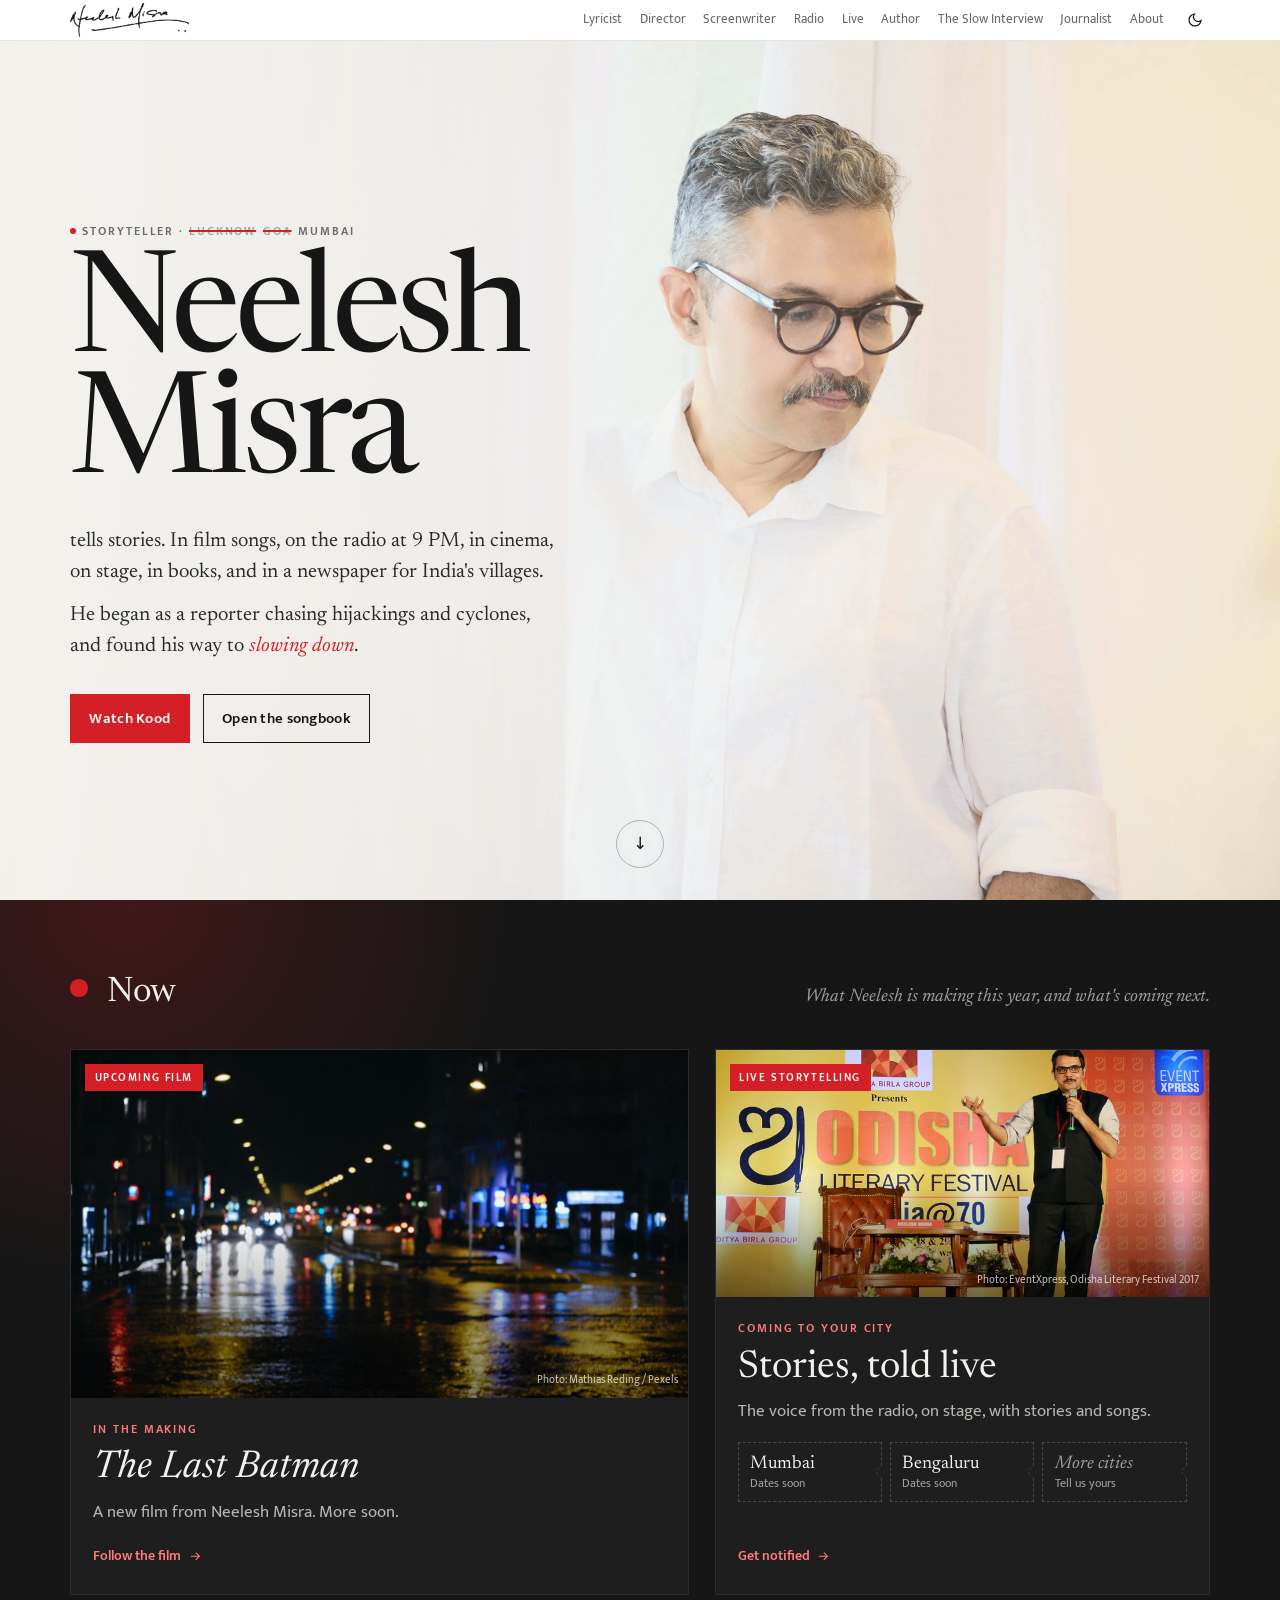
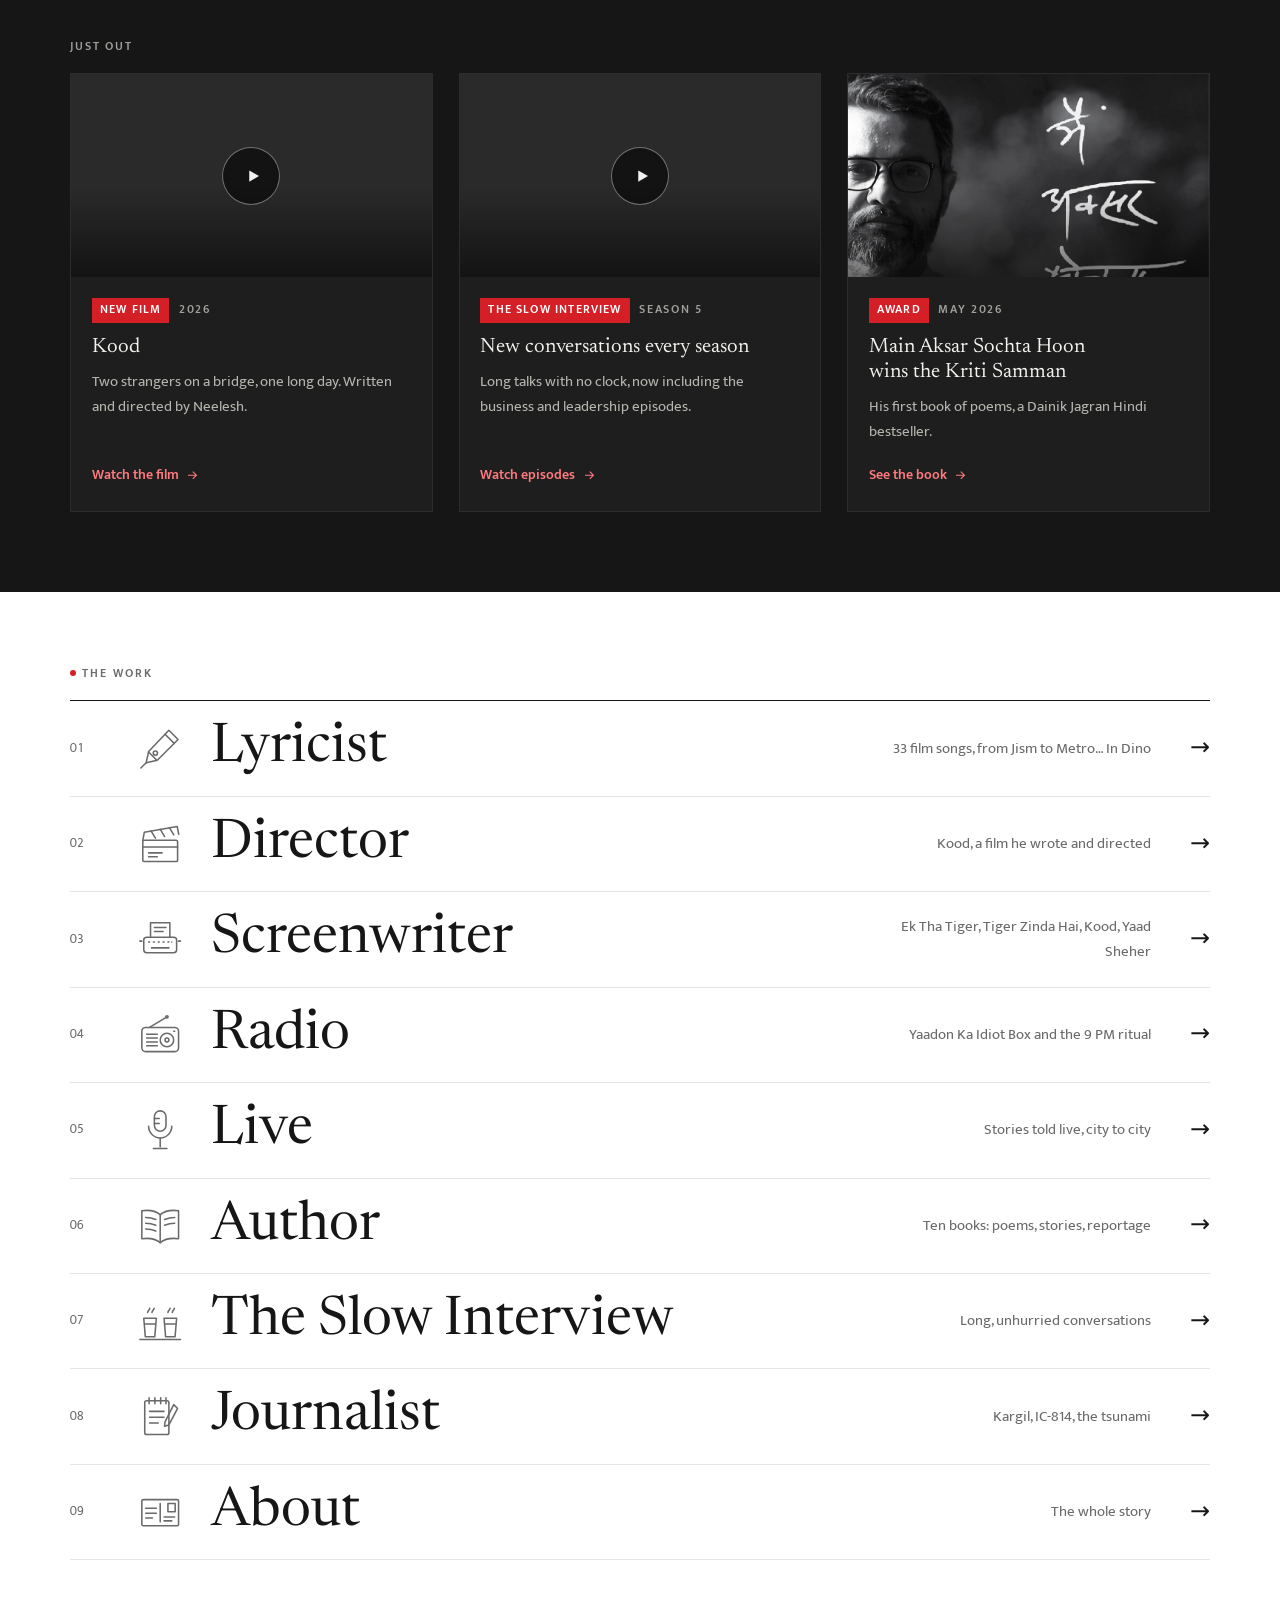
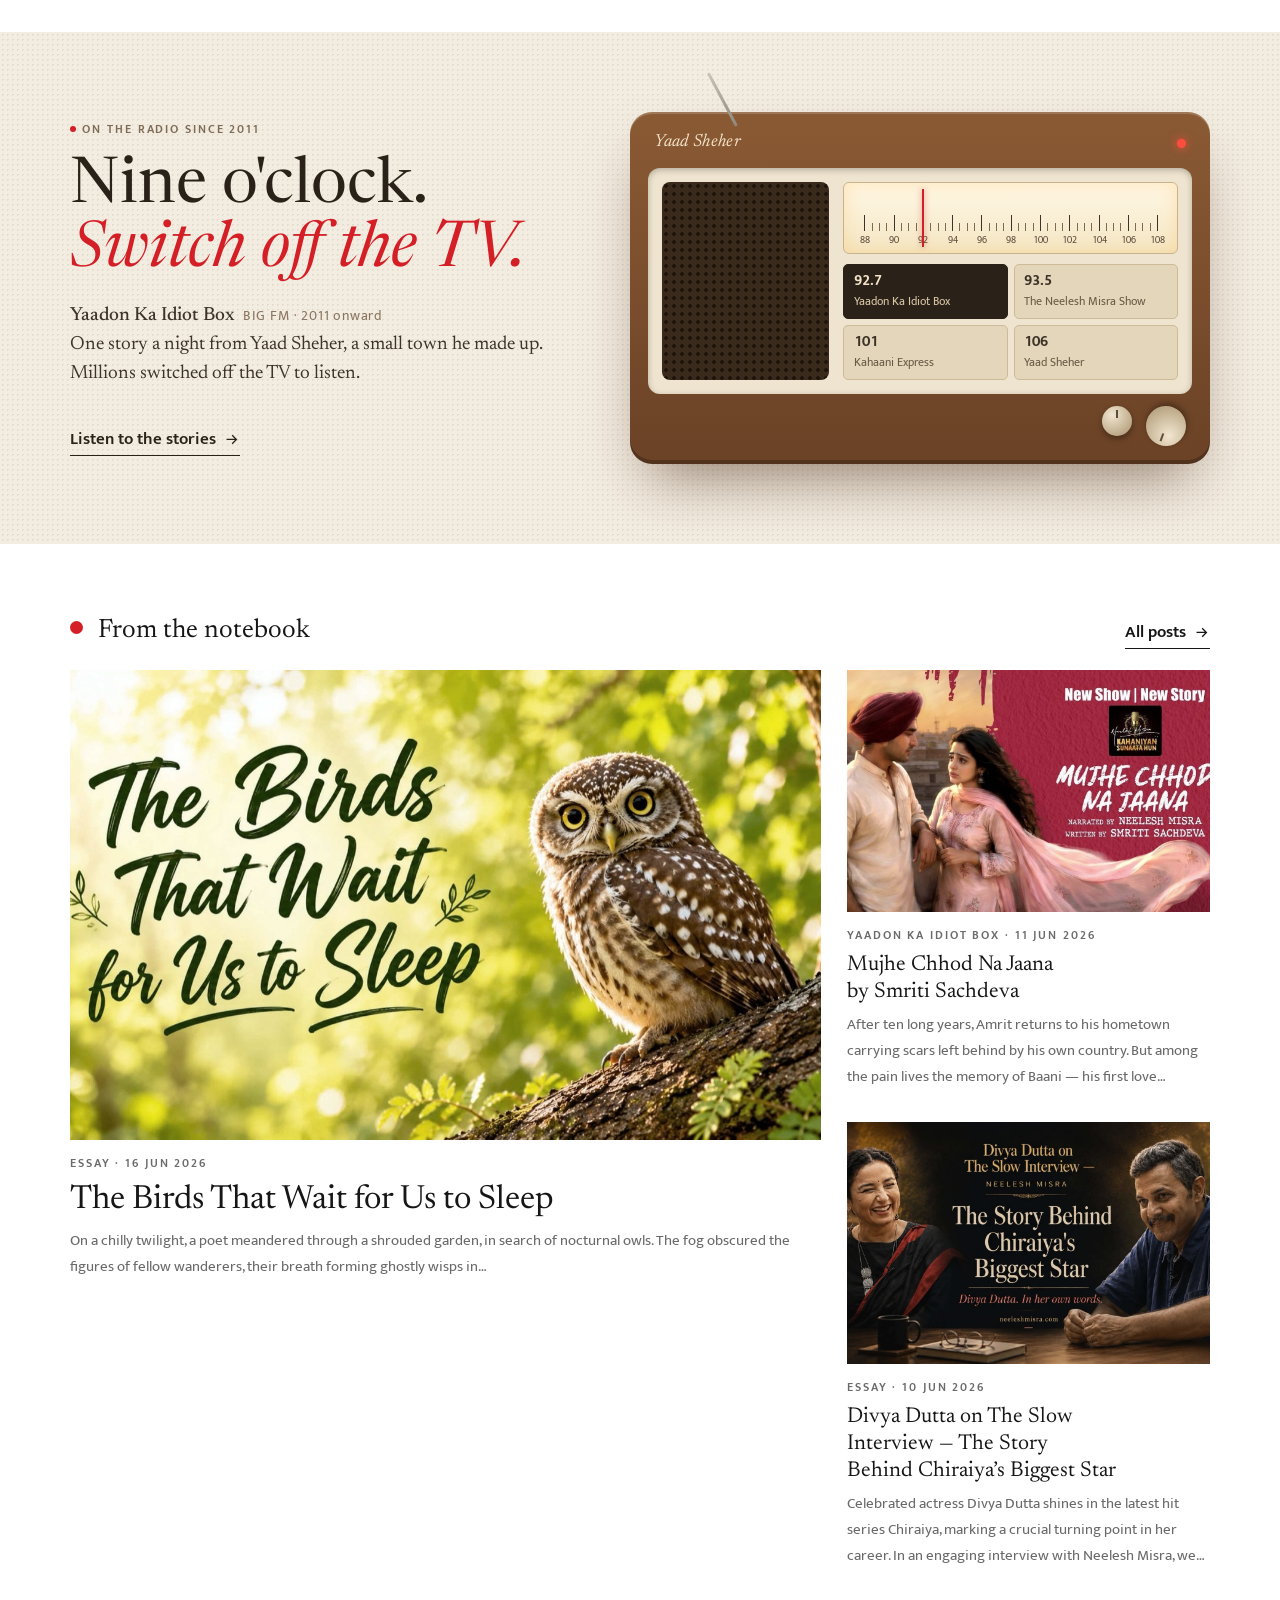
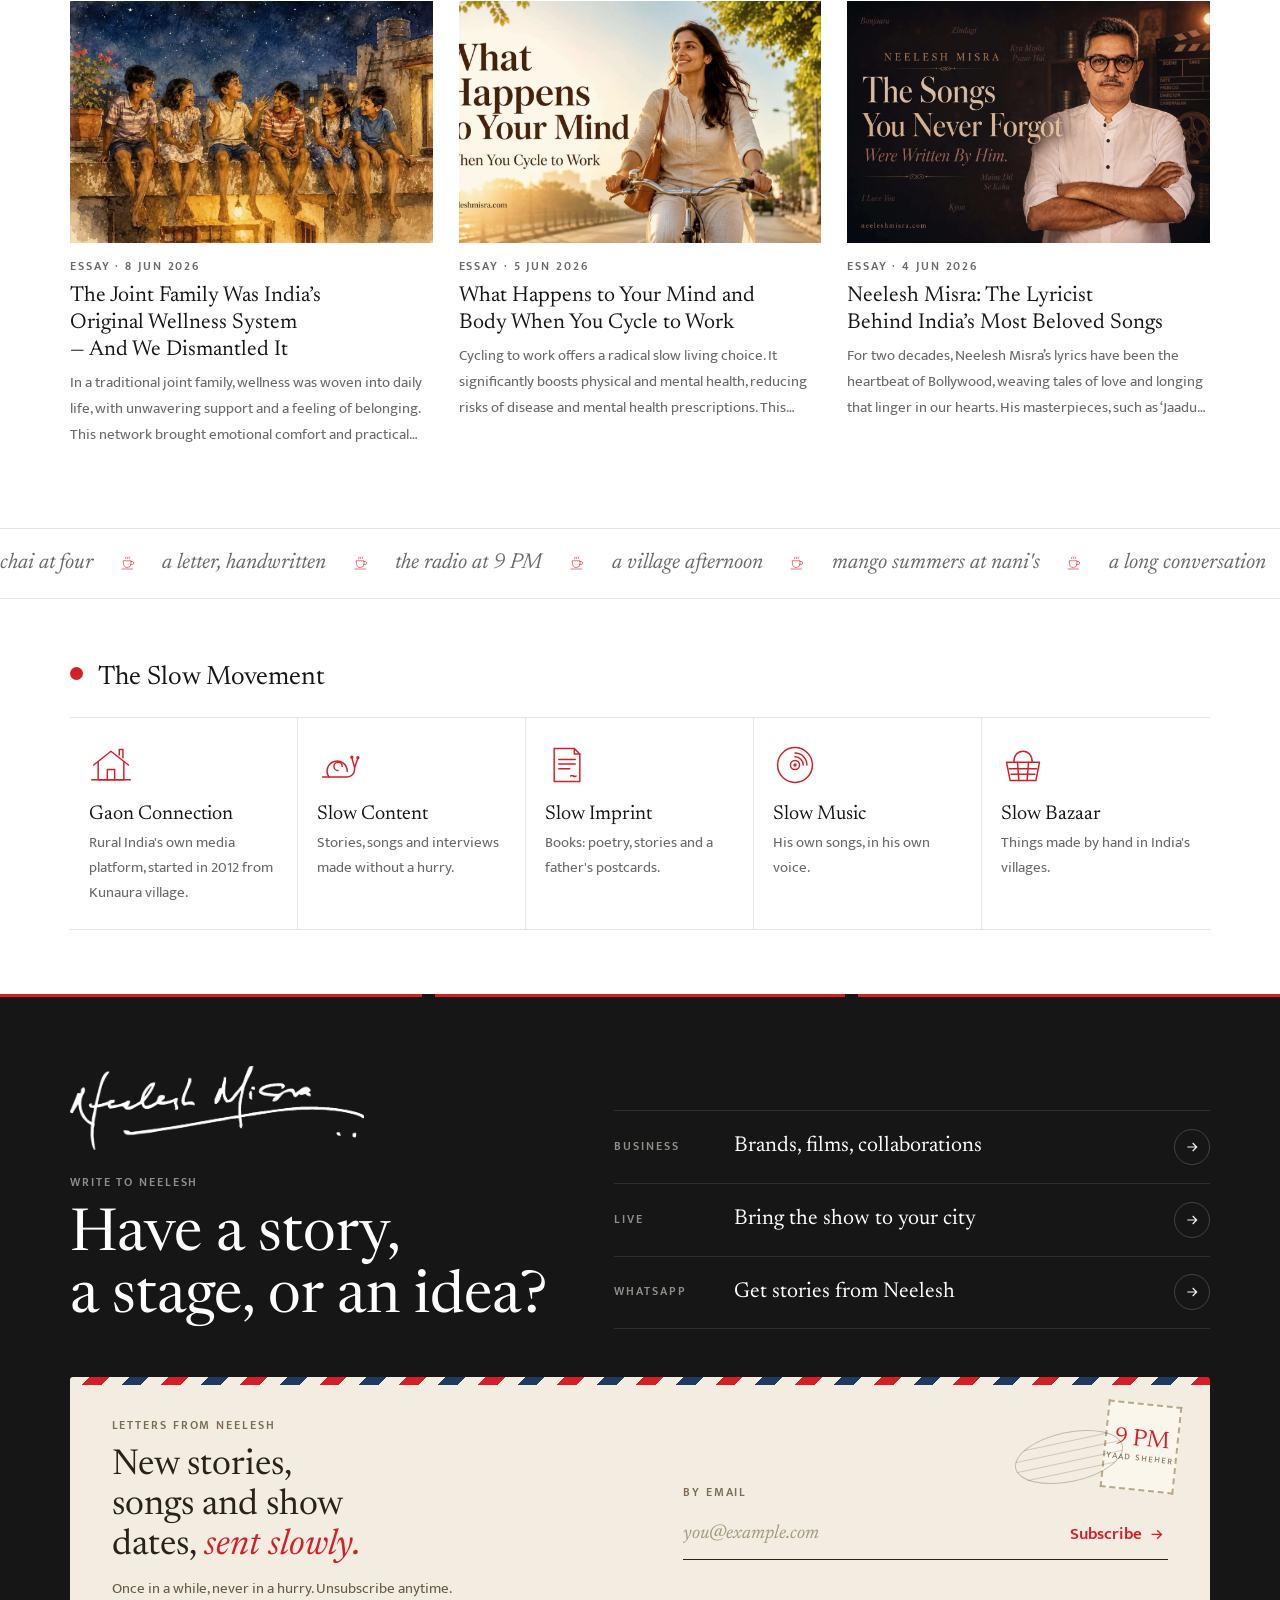
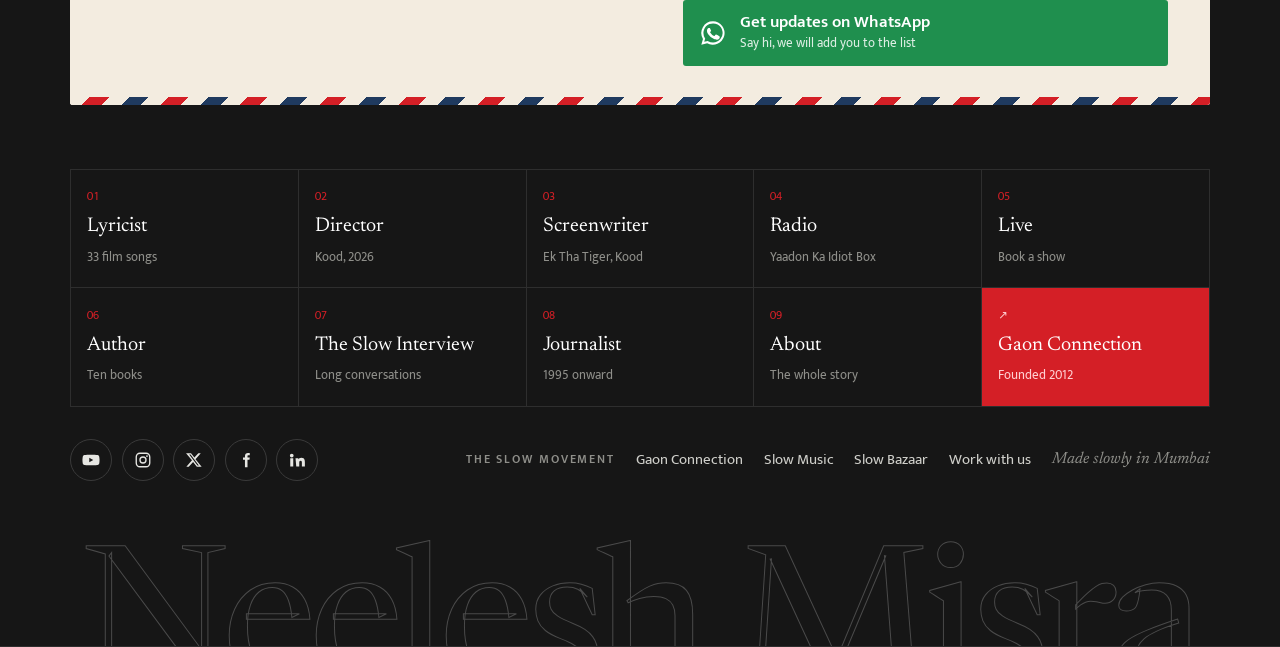
<file: index.html>
<!doctype html>
<html lang="en">
<head>
<!--head-->
<meta charset="utf-8">
<meta name="viewport" content="width=device-width,initial-scale=1,viewport-fit=cover">
<link rel="preconnect" href="https://fonts.googleapis.com">
<link rel="preconnect" href="https://fonts.gstatic.com" crossorigin>
<link rel="stylesheet" href="https://fonts.googleapis.com/css2?family=Newsreader:ital,opsz,wght@0,6..72,400;0,6..72,500;1,6..72,400&family=Mukta:wght@400;600&family=Tiro+Devanagari+Hindi&family=Courier+Prime&display=swap">
<script>(function(){try{var t=localStorage.getItem("nm-theme");if(t==="dark"||t==="light")document.documentElement.setAttribute("data-theme",t)}catch(e){}})();</script>
<link rel="icon" href="favicon.ico">
<!--/head-->
<title>Neelesh Misra · Storyteller</title>
<meta name="description" content="Neelesh Misra: lyricist, filmmaker, radio storyteller, author, journalist. Founder of Gaon Connection and The Slow Movement.">
<meta property="og:title" content="Neelesh Misra">
<meta property="og:description" content="Lyricist. Filmmaker. Radio storyteller. Author. Journalist.">
<link rel="stylesheet" href="assets/site.css?v=1793856585">
</head>
<body class="s-hub" data-page="hub" data-root="">
<header id="ubar"></header>
<main>
  <section class="hero2" aria-label="Neelesh Misra">
    <figure class="h-photo" id="hphoto"><figcaption id="hcap"></figcaption></figure>
    <div class="wrap h-in">
      <p class="label dot h-k">Storyteller · <s>Lucknow</s> <s>Goa</s> Mumbai</p>
      <h1>Neelesh<br>Misra</h1>
      <div class="bio">
        <p>tells stories. In film songs, on the radio at 9 PM, in cinema, on stage, in books, and in a newspaper for India's villages.</p>
        <p>He began as a reporter chasing hijackings and cyclones, and found his way to <em>slowing down</em>.</p>
      </div>
      <div class="h-acts"><a class="btn solid" href="films/">Watch Kood</a><a class="btn" href="lyrics/">Open the songbook</a></div>
    </div>
    <a class="h-scroll" href="#now" aria-label="See the work">↓</a>
  </section>

  <section class="now3" id="now" aria-label="Now">
    <div class="wrap">
      <div class="now-head"><h2 class="dot">Now</h2><p>What Neelesh is making this year, and what's coming next.</p></div>
      <div class="now-up" id="nowup"></div>
      <div class="now-out"><p class="label">Just out</p><div class="now-grid" id="nowout"></div></div>
    </div>
  </section>

  <section class="wrap" id="work" aria-label="The work" style="padding-top:4.5rem">
    <p class="label dot" style="margin-bottom:1rem">The work</p>
    <div class="roles" id="roles"></div>
  </section>
  <div class="peek2" id="peek" aria-hidden="true"><div class="pk-in"><div class="pk-img" id="pkimg"></div><div class="pk-cap"><span class="pk-ico" id="pkico"></span><span><small id="pkn"></small><b id="pkt"></b></span></div></div></div>

  <section class="tune" aria-label="Tune in to Neelesh's radio years">
    <div class="wrap tune-in">
      <div class="tune-say">
        <p class="label dot">On the radio since 2011</p>
        <h2>Nine o'clock.<br><i>Switch off the TV.</i></h2>
        <p class="tune-lede" id="tunetxt"></p>
        <a class="lnk" href="radio/">Listen to the stories <svg viewBox="0 0 24 24" fill="none" stroke="currentColor" stroke-width="1.8" aria-hidden="true"><path d="M5 12h14M13 6l6 6-6 6"/></svg></a>
      </div>
      <div class="set" id="set">
        <div class="set-top"><span class="set-brand">Yaad Sheher</span><span class="set-led" aria-hidden="true"></span></div>
        <div class="set-face">
          <div class="set-grille" aria-hidden="true"></div>
          <div class="set-dialbox">
            <div class="set-dial" id="dial" role="slider" tabindex="0" aria-label="Tune the radio" aria-valuemin="88" aria-valuemax="108" aria-valuenow="92.7"><div class="set-scale" id="scale"></div><span class="set-needle" id="needle"></span></div>
            <div class="set-st" id="stations" role="group" aria-label="Stations"></div>
          </div>
        </div>
        <div class="set-knobs" aria-hidden="true"><span></span><span class="big"></span></div>
      </div>
    </div>
  </section>

  <section class="wrap posts" aria-label="Recent posts">
    <div class="posts-head"><h2 class="sec-title dot">From the notebook</h2><a class="lnk" href="https://neeleshmisra.com/read">All posts <svg viewBox="0 0 24 24" fill="none" stroke="currentColor" stroke-width="1.8" aria-hidden="true"><path d="M5 12h14M13 6l6 6-6 6"/></svg></a></div>
    <div class="posts-grid" id="posts"></div>
  </section>

  <div class="slowline" aria-hidden="true"><div class="sl-track" id="slow"></div></div>

  <section class="wrap movement" aria-label="The Slow Movement">
    <h2 class="sec-title dot">The Slow Movement</h2>
    <div class="row rv" id="move"></div>
  </section>
</main>
<footer id="foot"></footer>
<script src="assets/data.js?v=1793856585"></script>
<script src="assets/app.js?v=1793856585"></script>
<script>
NM.page=function(){
  var E=NM.esc,ART=NM.art,ROOT=location.href;
  var hp=NM.$('#hphoto'); if(NM.person.hero){hp.style.setProperty('--hero-img','url('+new URL(NM.person.hero,location.href).href+')'); if(NM.person.heroCredit)NM.$('#hcap').textContent=NM.person.heroCredit}
  var mq=function(id){return "https://i.ytimg.com/vi/"+id+"/mqdefault.jpg"};
  var hq=function(id){return "https://i.ytimg.com/vi/"+id+"/hqdefault.jpg"};

  /* ---- Now: what's coming, what's just out ---- */
  var U=NM.upcoming||[];
  NM.$("#nowup").innerHTML=U.map(function(c,i){return '<a class="up rv'+(c.img?'':' noimg')+'" href="'+c.href+'"><div class="up-img"'+(c.img?' style="background-image:url('+c.img+');background-position:'+(c.pos||"center")+'"':'')+'>'+(c.img?'':(c.art||''))+'<span class="up-tag">'+E(c.tag)+'</span>'+(c.credit?'<span class="up-cr">'+E(c.credit)+'</span>':'')+'</div><div class="up-body"><p class="up-when">'+E(c.when)+'</p><h3>'+E(c.t)+'</h3><p>'+E(c.d)+'</p>'+(c.cities?'<ul class="up-cities">'+c.cities.map(function(x){return '<li'+(x.soon?' class="soon"':'')+'><b>'+E(x.c)+'</b><span>'+E(x.when)+'</span></li>'}).join("")+'</ul>':'')+'<span class="ncta">'+E(c.cta)+' '+NM.icon.arrow+'</span></div></a>'}).join("");
  var k=NM.kood;
  var out=[
    {href:"films/",img:hq(k.film),tag:"New film",when:"2026",t:"Kood",d:"Two strangers on a bridge, one long day. Written and directed by Neelesh.",cta:"Watch the film",play:1},
    {href:"slow-interview/",img:hq("9xriJ_sA45Y"),tag:"The Slow Interview",when:"Season 5",t:"New conversations every season",d:"Long talks with no clock, now including the business and leadership episodes.",cta:"Watch episodes",play:1},
    {href:"books/",img:(NM.books[0].img||"assets/img/nm-portrait-bw-seema-chaubey.jpg"),pos:"center 30%",tag:"Award",when:"May 2026",t:"Main Aksar Sochta Hoon wins the Kriti Samman",d:"His first book of poems, a Dainik Jagran Hindi bestseller.",cta:"See the book"}
  ];
  NM.$("#nowout").innerHTML=out.map(function(c,i){return '<a class="ncard rv" href="'+c.href+'"><div class="nimg" style="background-image:url('+c.img+');background-position:'+(c.pos||"center")+'">'+(c.play?'<span class="nplay">'+NM.icon.play+'</span>':'')+'</div><div class="nbody"><p class="ntag"><span>'+c.tag+'</span>'+c.when+'</p><h3>'+c.t+'</h3><p class="nd">'+c.d+'</p><span class="ncta">'+c.cta+' '+NM.icon.arrow+'</span></div></a>'}).join("");

  /* ---- The work: rooms with a drawing each, and a postcard that follows the cursor ---- */
  var what={
    lyrics:["33 film songs, from Jism to Metro… In Dino",mq("gTSL0Rv0am4"),"Jaadu Hai Nasha Hai, 2003"],
    films:["Kood, a film he wrote and directed",mq(k.film),"Kood, 2026"],
    writer:["Ek Tha Tiger, Tiger Zinda Hai, Kood, Yaad Sheher",mq("SmUl0l8qBXw"),"Ek Tha Tiger, 2012"],
    radio:["Yaadon Ka Idiot Box and the 9 PM ritual","assets/img/nm-recording-studio.jpg","In the studio, 2013"],
    live:["Stories told live, city to city",(NM.livePhotos&&NM.livePhotos[0]?NM.livePhotos[0].img:mq(k.showreel)),"On stage"],
    books:["Ten books: poems, stories, reportage",(NM.books[0].img||""),"Main Aksar Sochta Hoon, 2025"],
    "slow-interview":["Long, unhurried conversations",mq("9xriJ_sA45Y"),"No rush. No clock."],
    journalist:["Kargil, IC-814, the tsunami","assets/img/journey/kargil-1999.jpg","Off to Kargil, 1999"],
    about:["The whole story","assets/img/journey/portrait-bw-tall.jpg","Since 1973"]
  };
  NM.$("#roles").innerHTML=NM.rooms.map(function(r,i){var w=what[r[0]];
    return '<a class="role rv" href="'+r[0]+'/" data-k="'+r[0]+'" data-i="'+i+'"><span class="n">0'+(i+1)+'</span><span class="r-ico">'+ART[r[0]]+'</span><h2>'+r[1]+'</h2><span class="what">'+w[0]+'</span><span class="arr">→</span></a>'}).join("");
  // preload the postcard images
  Object.keys(what).forEach(function(k){var im=new Image();im.src=what[k][1]});
  var pk=NM.$("#peek"),pimg=NM.$("#pkimg"),on=false,x=0,y=0,tx=0,ty=0,raf=0,cur="";
  function loop(){x+=(tx-x)*.14;y+=(ty-y)*.14;var rot=Math.max(-8,Math.min(8,(tx-x)*.06));pk.style.transform="translate3d("+x+"px,"+y+"px,0) rotate("+rot+"deg)";raf=on||Math.abs(tx-x)>.5?requestAnimationFrame(loop):0}
  var fine=matchMedia("(hover:hover) and (pointer:fine)").matches;
  if(fine){
    NM.$("#roles").addEventListener("mousemove",function(e){
      var a=e.target.closest(".role");if(!a)return;
      tx=e.clientX+36;ty=e.clientY-232;
      if(!on){on=true;x=tx;y=ty+30;pk.classList.add("on")}
      var key=a.getAttribute("data-k");
      if(key!==cur){cur=key;var w=what[key],r=NM.rooms[+a.getAttribute("data-i")];
        pk.classList.remove("swap");void pk.offsetWidth;pk.classList.add("swap");
        pimg.style.backgroundImage=w[1]?"url("+w[1]+")":"none";
        NM.$("#pkico").innerHTML=ART[key];NM.$("#pkn").textContent="No. 0"+(+a.getAttribute("data-i")+1)+" · "+r[1];NM.$("#pkt").textContent=w[2];}
      if(!raf)raf=requestAnimationFrame(loop);
    });
    NM.$("#roles").addEventListener("mouseleave",function(){on=false;cur="";pk.classList.remove("on")});
  }

  /* ---- The radio set ---- */
  var ST=NM.stations||[];
  var sc="";for(var f=88;f<=108;f+=.5){var big=f%2===0;sc+='<i class="'+(big?'b':'')+'" style="left:'+((f-88)/20*100)+'%">'+(big?'<em>'+f+'</em>':'')+'</i>'}
  NM.$("#scale").innerHTML=sc;
  NM.$("#stations").innerHTML=ST.map(function(s,i){return '<button data-i="'+i+'" aria-pressed="false"><b>'+E(s.f)+'</b><span>'+E(s.name)+'</span></button>'}).join("");
  var needle=NM.$("#needle"),dial=NM.$("#dial"),txt=NM.$("#tunetxt"),set=NM.$("#set");
  function pos(fq){return Math.max(0,Math.min(100,(fq-88)/20*100))}
  function tune(i){var s=ST[i];if(!s)return;needle.style.left=pos(s.fq)+"%";dial.setAttribute("aria-valuenow",s.fq);dial.setAttribute("aria-valuetext",s.f+" "+s.name);
    NM.$$("#stations button").forEach(function(b){b.setAttribute("aria-pressed",+b.getAttribute("data-i")===i)});
    set.classList.remove("hiss");void set.offsetWidth;set.classList.add("hiss");
    txt.innerHTML='<b>'+E(s.name)+'</b> <span>'+E(s.y)+'</span><br>'+E(s.d);cur2=i}
  var cur2=0;tune(0);
  NM.$("#stations").addEventListener("click",function(e){var b=e.target.closest("button");if(b)tune(+b.getAttribute("data-i"))});
  dial.addEventListener("keydown",function(e){if(e.key==="ArrowRight"||e.key==="ArrowUp"){tune((cur2+1)%ST.length);e.preventDefault()}if(e.key==="ArrowLeft"||e.key==="ArrowDown"){tune((cur2-1+ST.length)%ST.length);e.preventDefault()}});
  dial.addEventListener("click",function(e){var r=dial.getBoundingClientRect(),fq=88+(e.clientX-r.left)/r.width*20,best=0;ST.forEach(function(s,i){if(Math.abs(s.fq-fq)<Math.abs(ST[best].fq-fq))best=i});tune(best)});

  /* ---- From the notebook: recent posts ---- */
  var P=(NM.posts&&NM.posts.length?NM.posts:NM.articles).slice(0,6);
  NM.$("#posts").innerHTML=P.map(function(p,i){return '<a class="post rv'+(i===0?' lead':'')+'" href="'+(p.u||p.link)+'"'+(p.img?'':' data-noimg')+'>'+(p.img?'<div class="post-img" style="background-image:url('+p.img+')"></div>':'<div class="post-img ph">'+ART[["chai","books","radio","stamp","imprint","content"][i%6]]+'</div>')+'<div class="post-body"><p class="label">'+E(p.cat||"Notebook")+(p.d?' · '+E(p.d):'')+'</p><h3>'+E(p.t)+'</h3>'+(p.ex?'<p class="post-ex">'+E(p.ex)+'</p>':'')+'</div></a>'}).join("");

  /* ---- slow line ---- */
  var words=["chai at four","a letter, handwritten","the radio at 9 PM","a village afternoon","mango summers at nani's","a long conversation","a song, sung slowly","the last bus home","a postcard from the village","a story before sleep"];
  var line=words.map(function(w){return '<span>'+w+'</span><i>'+ART.chai.replace('class="nma"','class="nma sm"')+'</i>'}).join("");
  NM.$("#slow").innerHTML=line+line;

  /* ---- The Slow Movement ---- */
  var MV=[["gaon","Gaon Connection","Rural India's own media platform, started in 2012 from Kunaura village.","https://www.gaonconnection.com/"],["content","Slow Content","Stories, songs and interviews made without a hurry.","slow-interview/"],["imprint","Slow Imprint","Books: poetry, stories and a father's postcards.","books/"],["music","Slow Music","His own songs, in his own voice.",NM.person.social["Slow Music"]],["bazaar","Slow Bazaar","Things made by hand in India's villages.","https://slowbazaar.com/"]];
  NM.$("#move").innerHTML=MV.map(function(m){return '<a href="'+m[3]+'"><span class="mv-ico">'+ART[m[0]]+'</span><h3>'+m[1]+'</h3><p>'+m[2]+'</p></a>'}).join("");
};
</script>
</body>
</html>
</file>
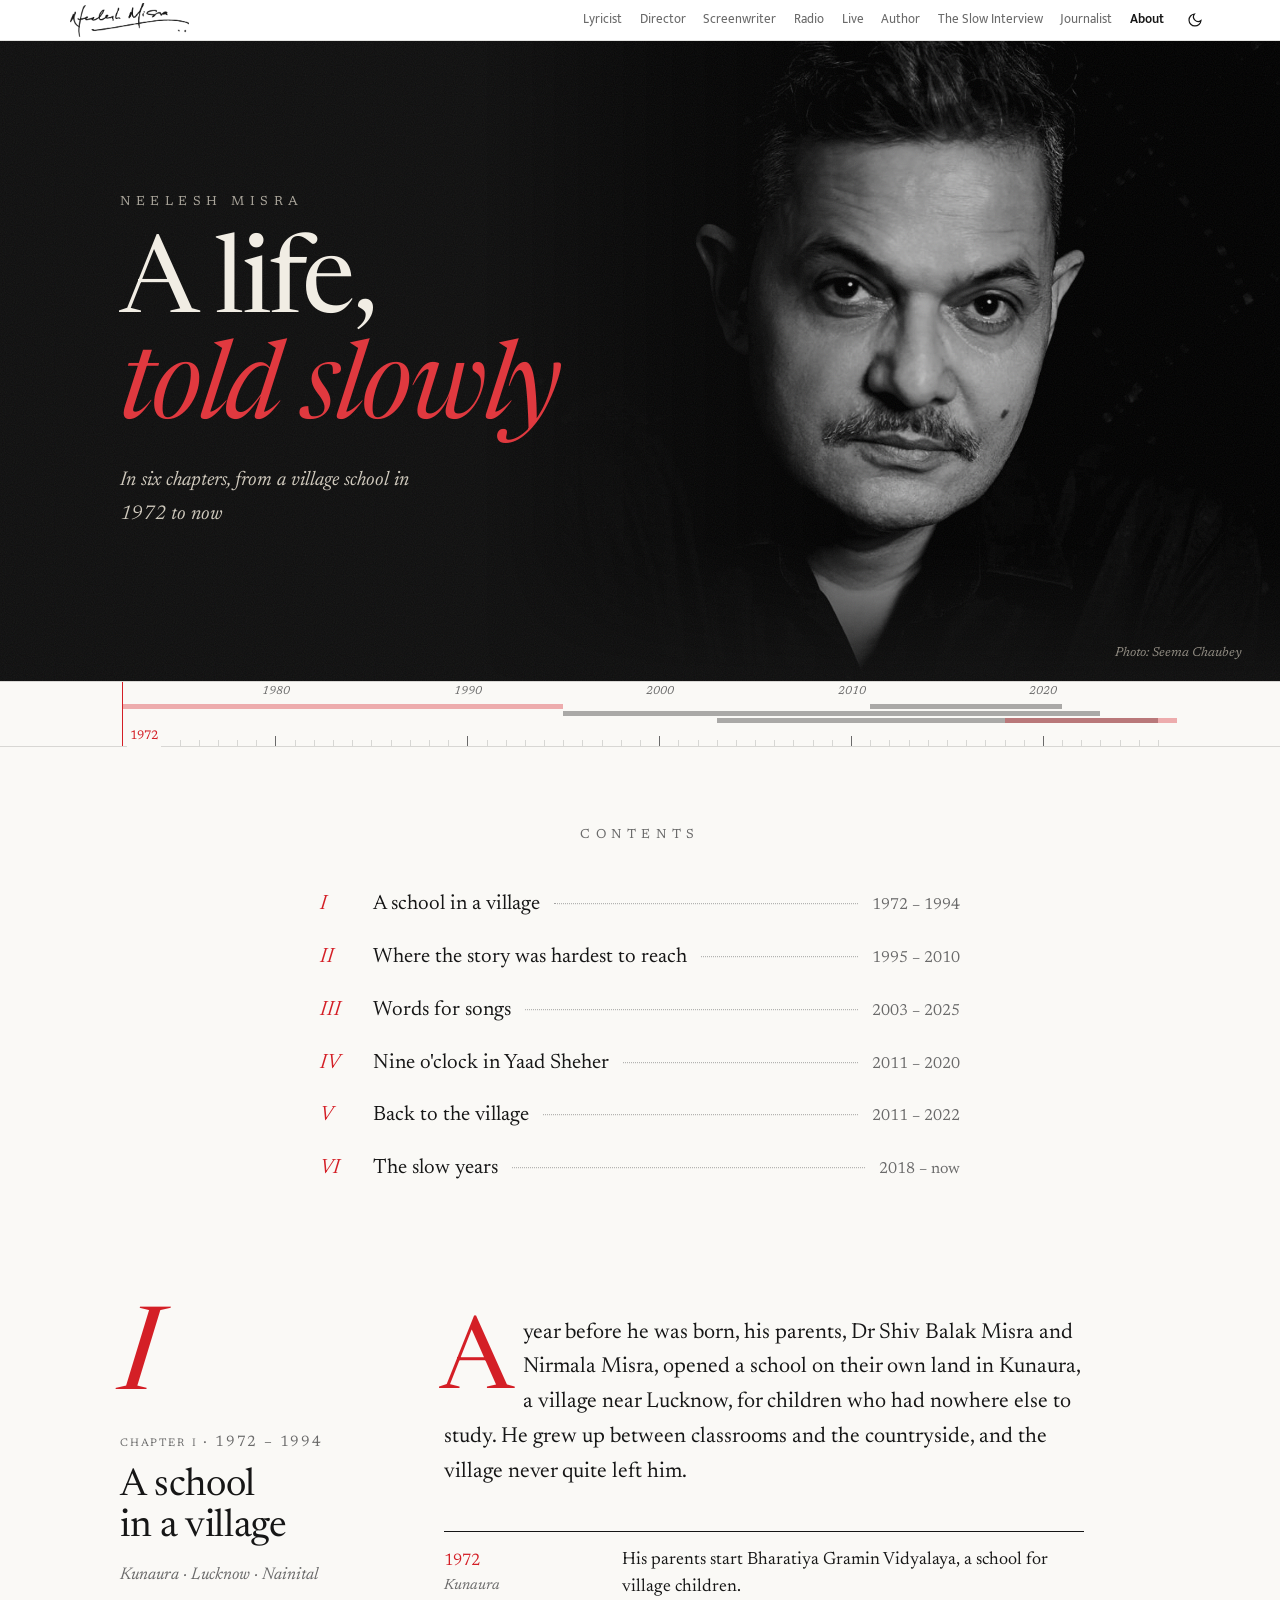
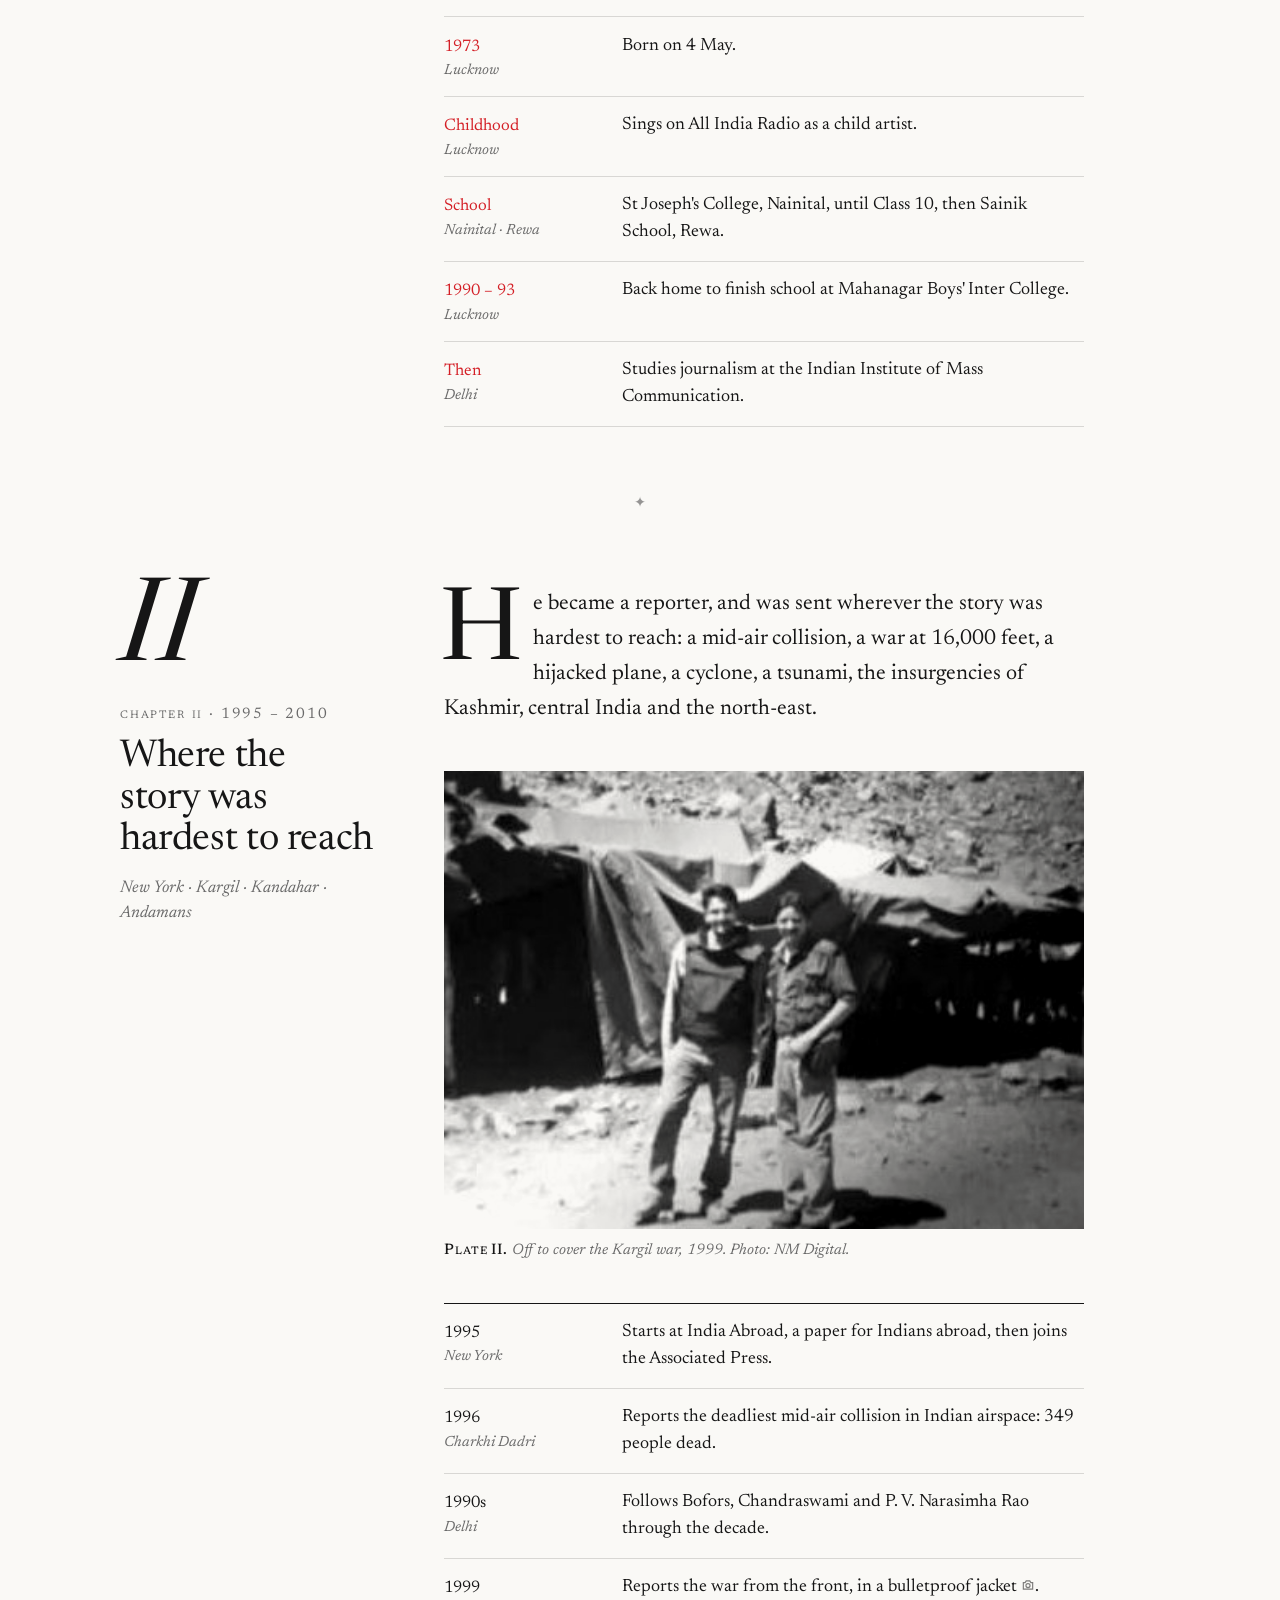
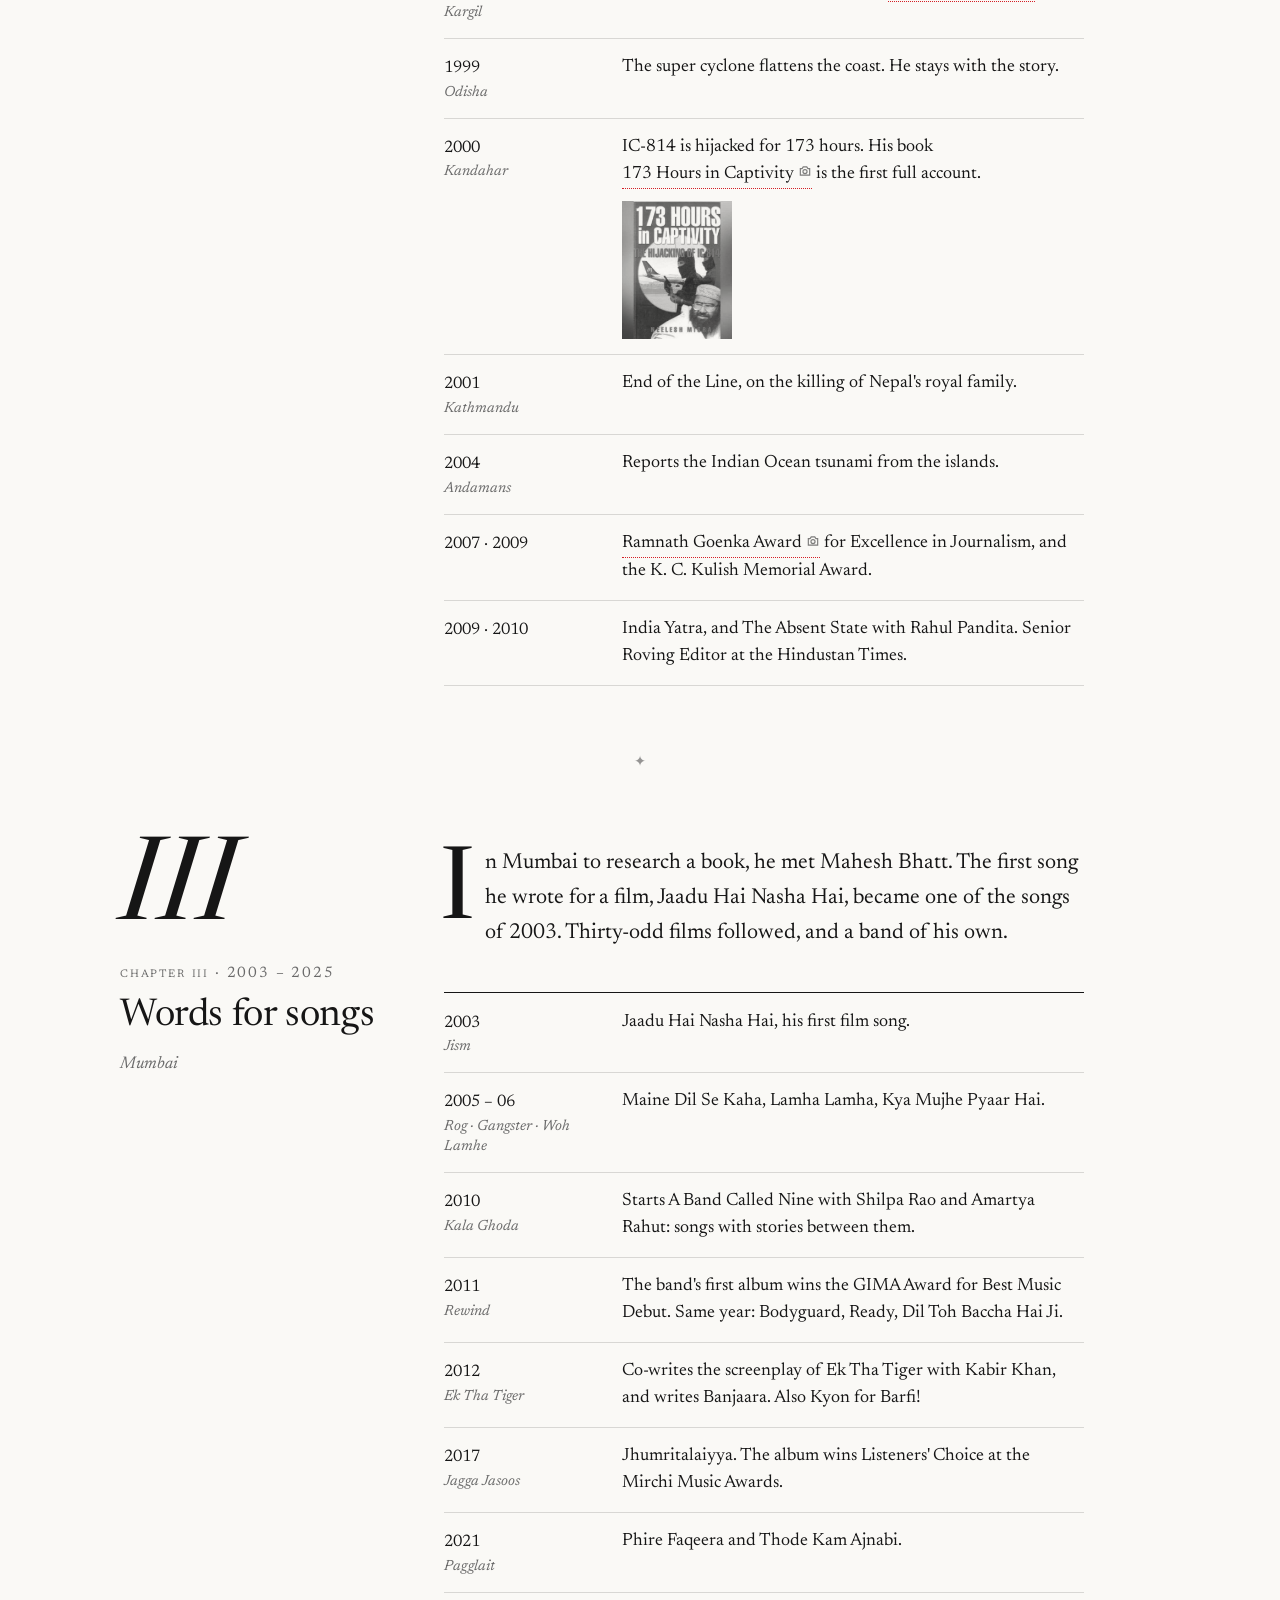
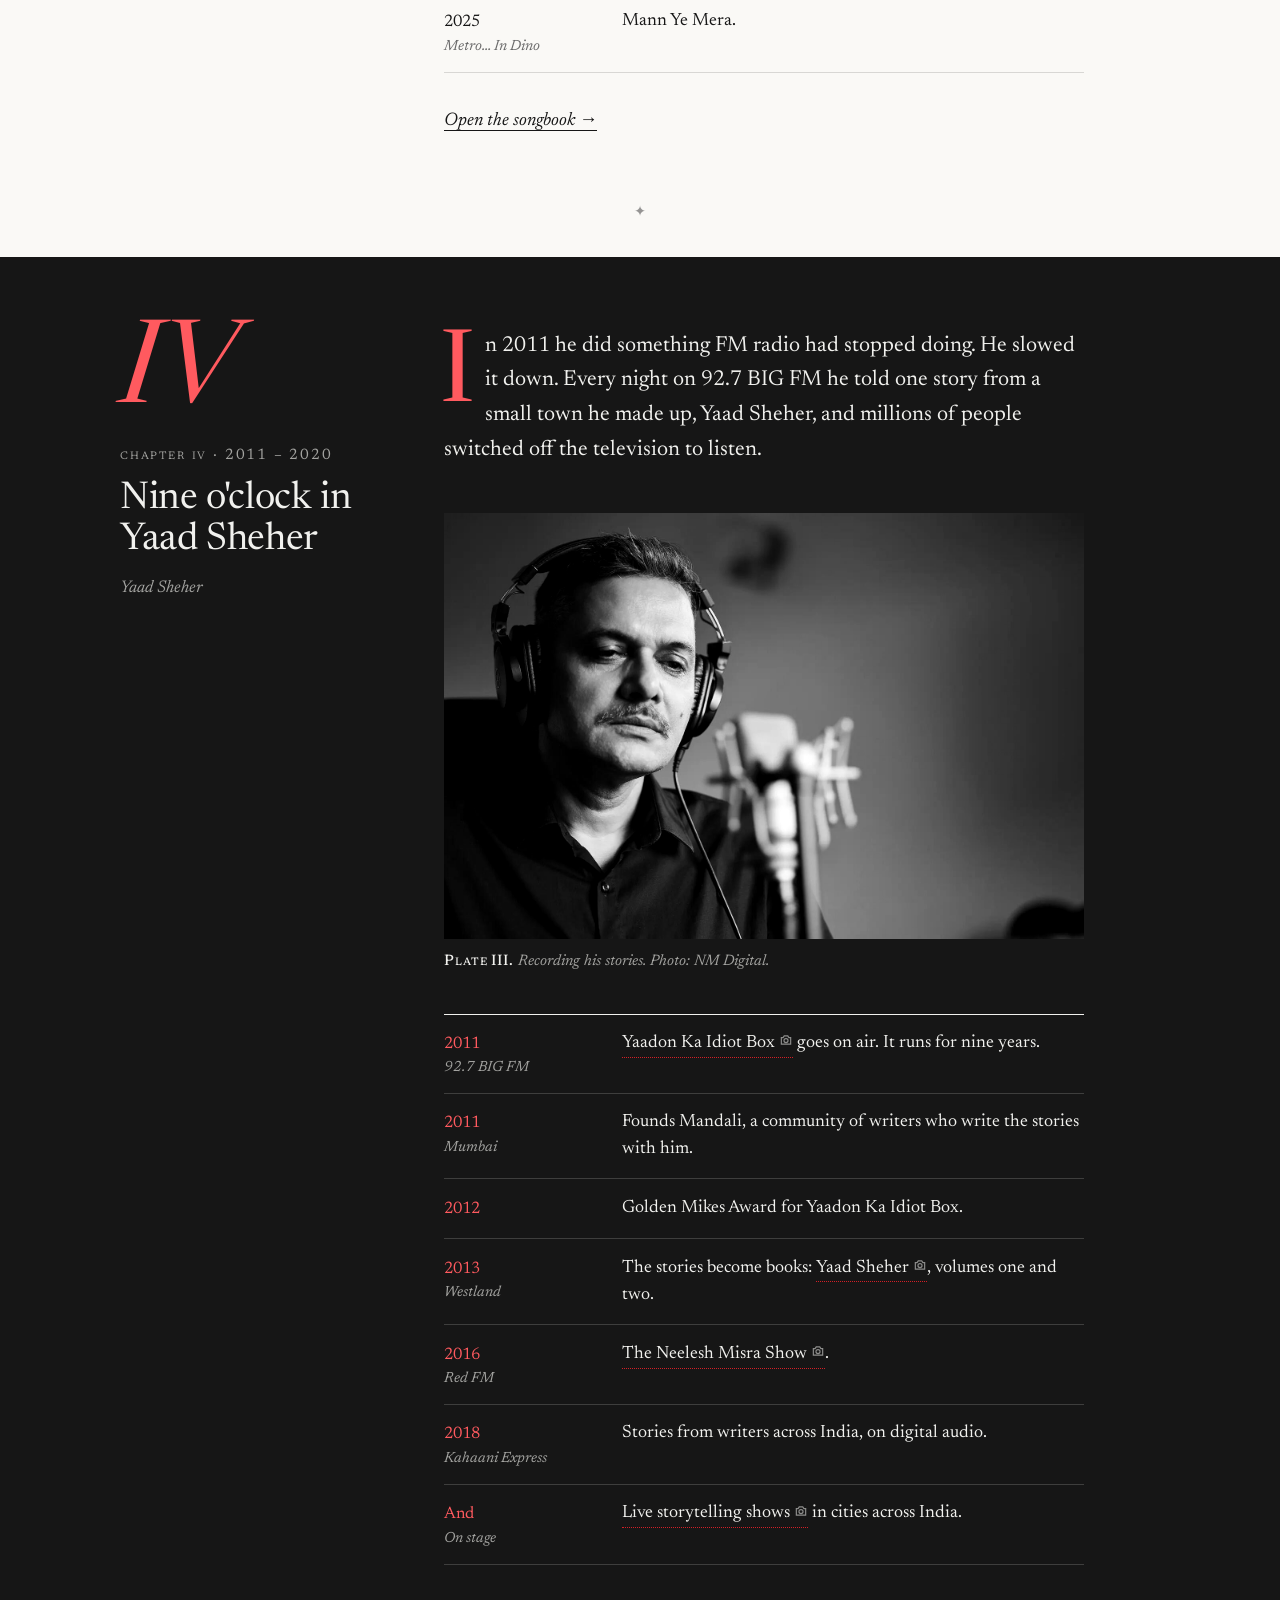
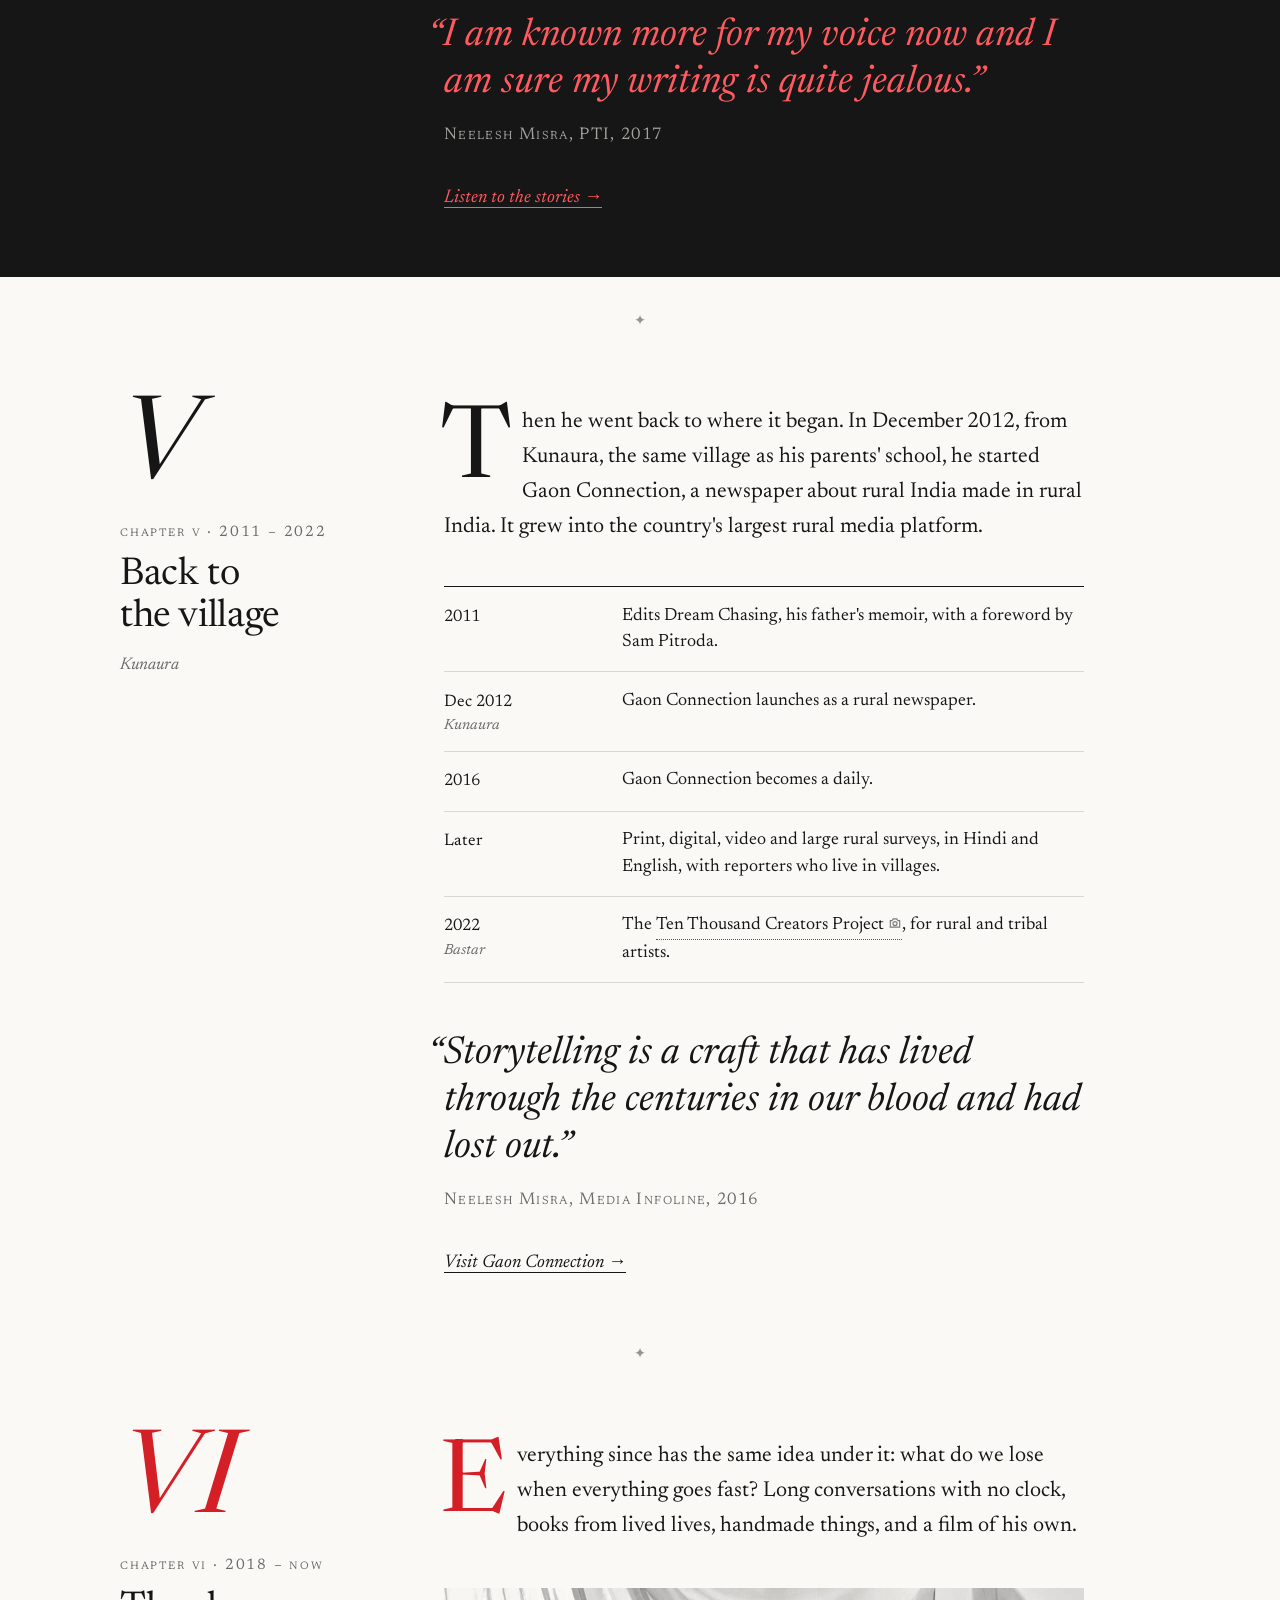
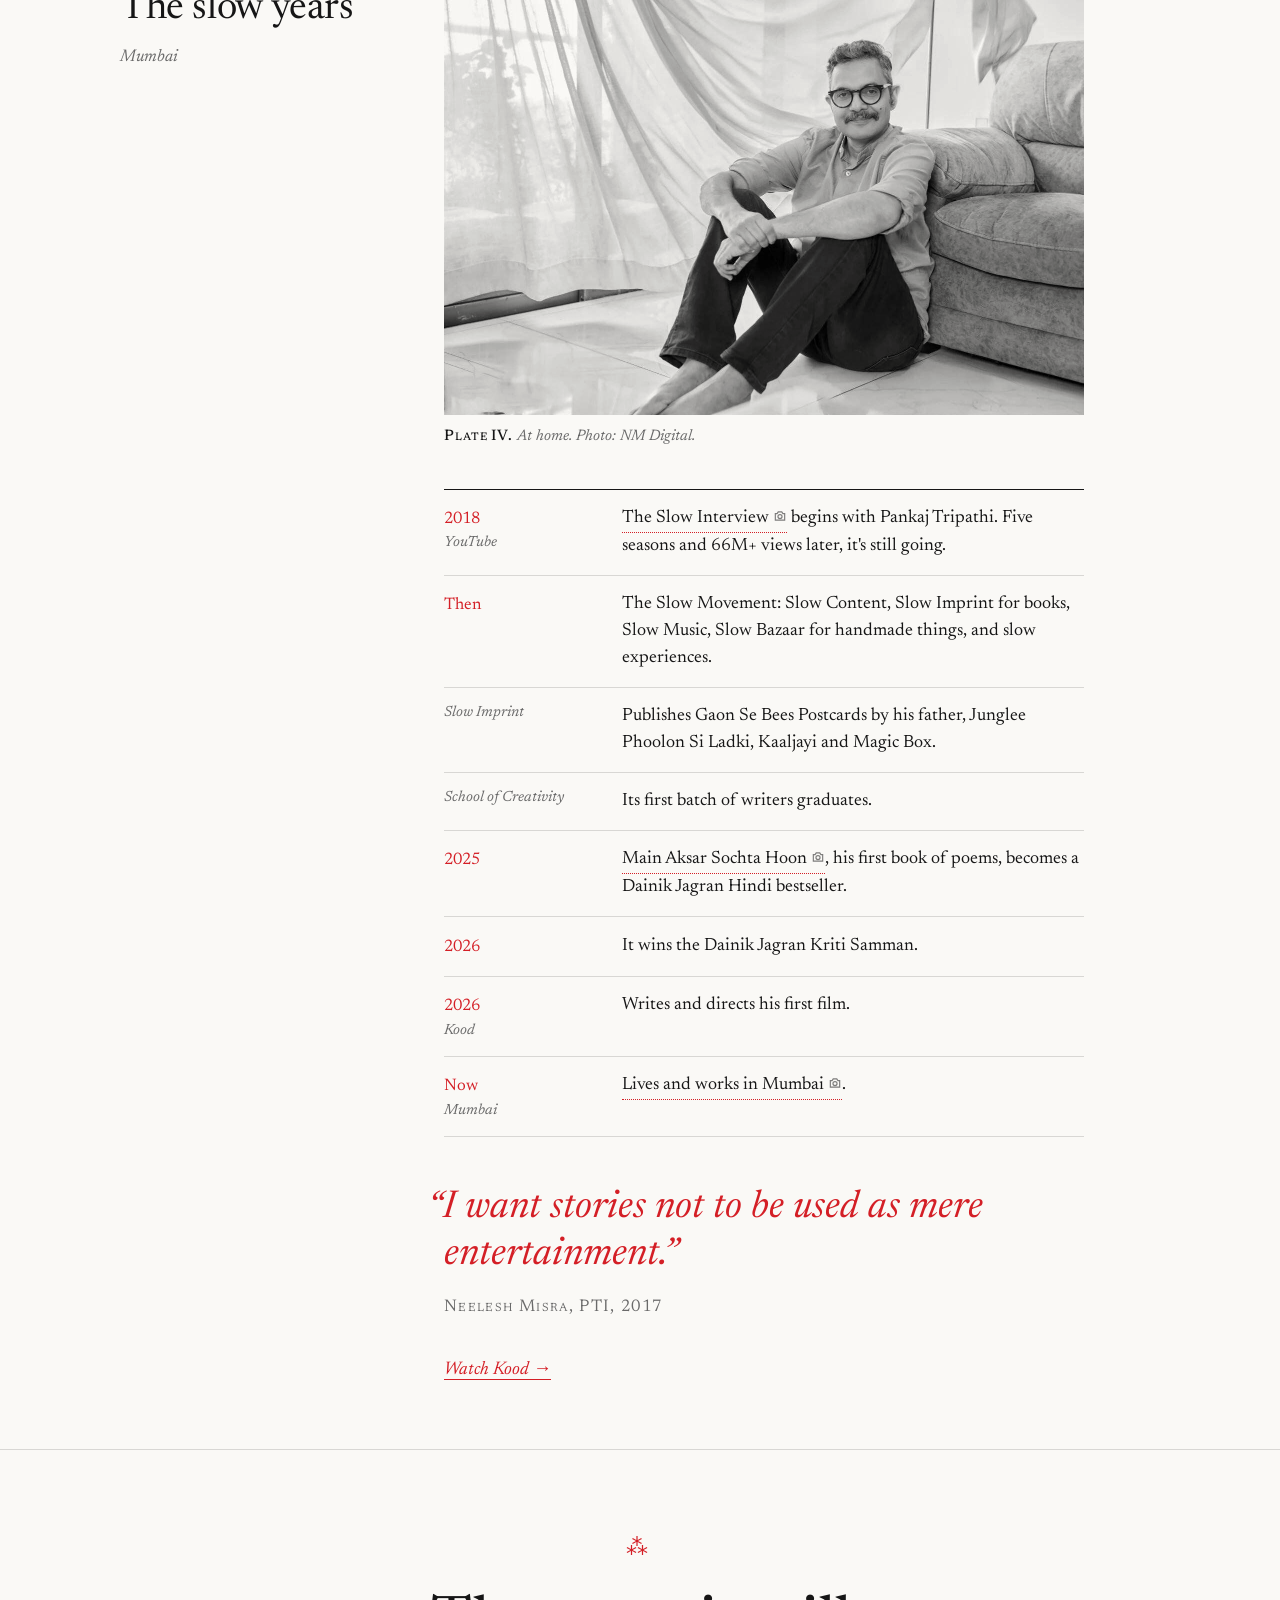
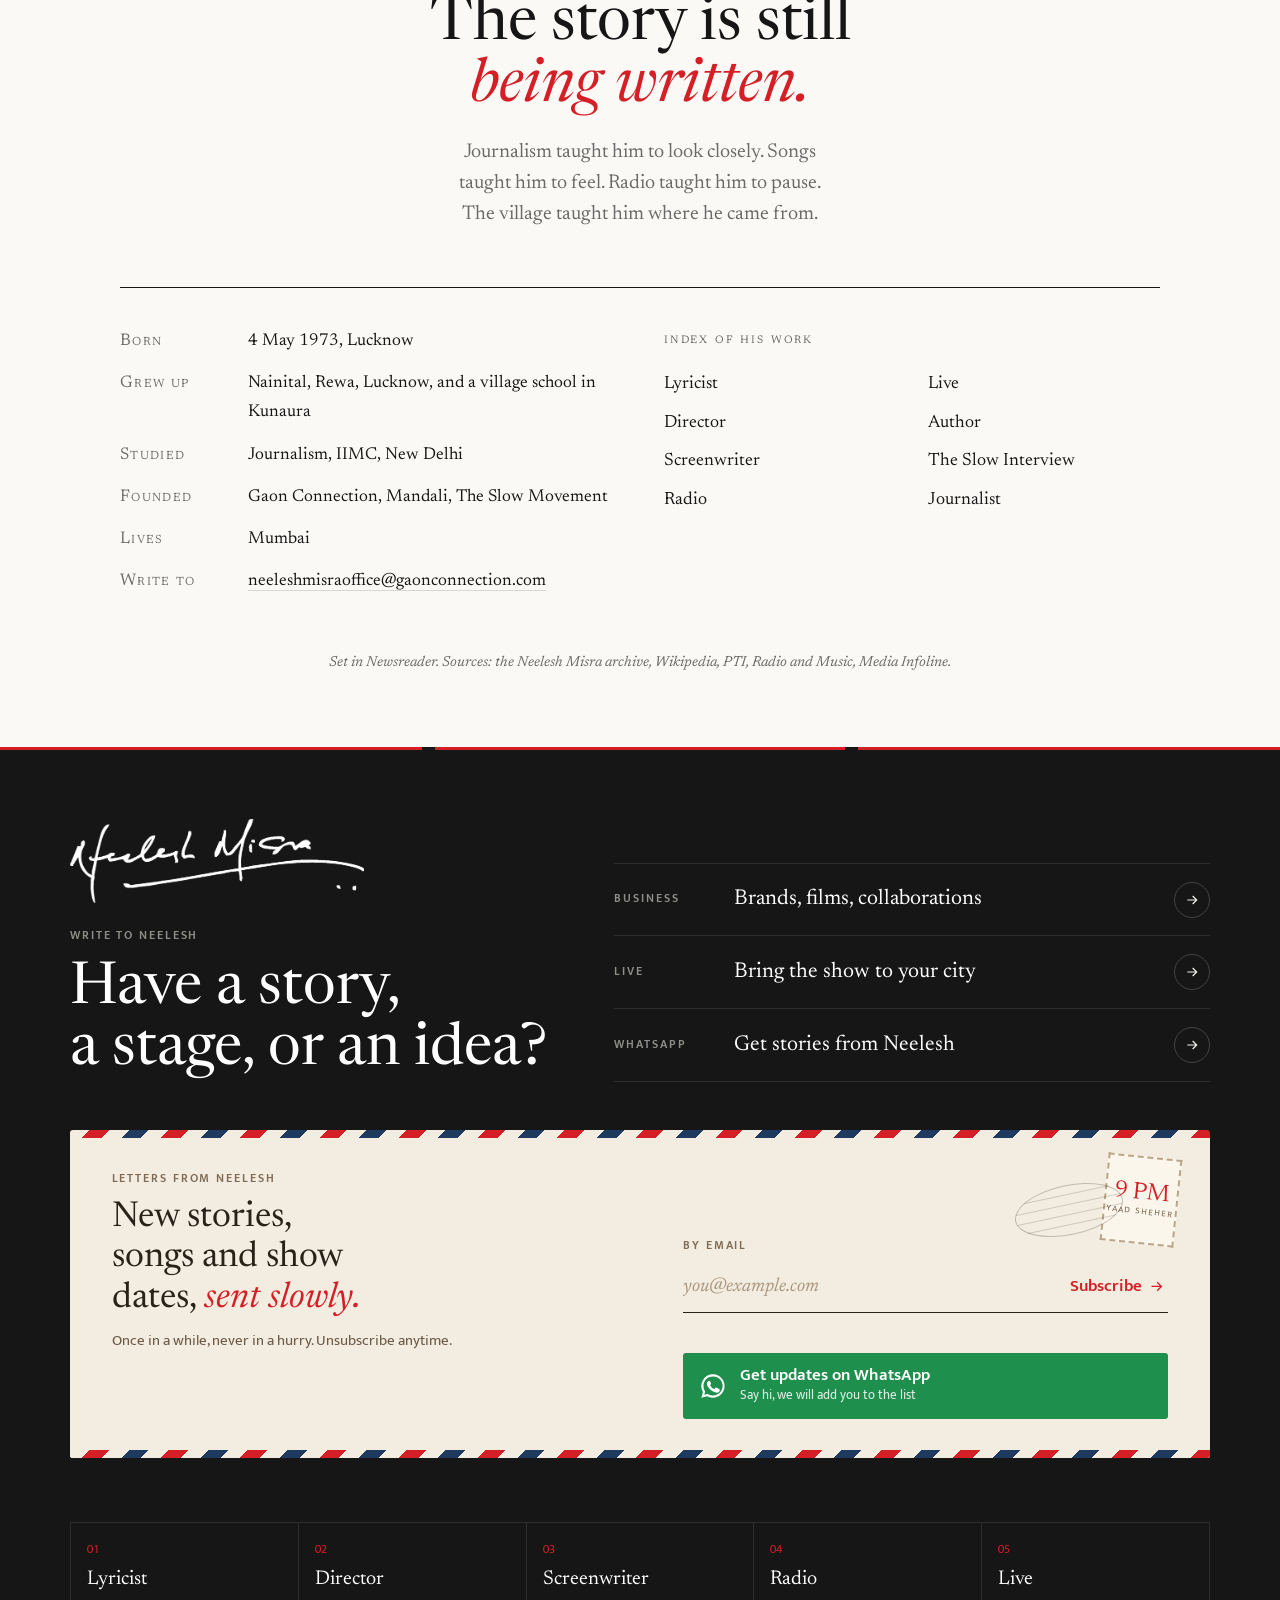
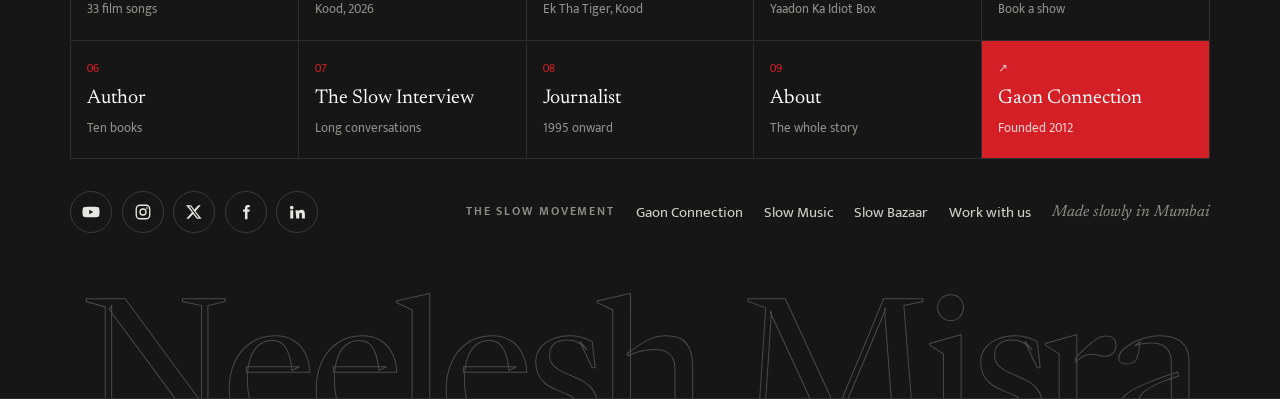
<file: about/index.html>
<!doctype html>
<html lang="en">
<head>
<!--head-->
<meta charset="utf-8">
<meta name="viewport" content="width=device-width,initial-scale=1,viewport-fit=cover">
<link rel="preconnect" href="https://fonts.googleapis.com">
<link rel="preconnect" href="https://fonts.gstatic.com" crossorigin>
<link rel="stylesheet" href="https://fonts.googleapis.com/css2?family=Newsreader:ital,opsz,wght@0,6..72,400;0,6..72,500;1,6..72,400&family=Mukta:wght@400;600&family=Tiro+Devanagari+Hindi&family=Courier+Prime&display=swap">
<script>(function(){try{var t=localStorage.getItem("nm-theme");if(t==="dark"||t==="light")document.documentElement.setAttribute("data-theme",t)}catch(e){}})();</script>
<link rel="icon" href="../favicon.ico">
<!--/head-->
<title>Neelesh Misra · The Journey</title>
<meta name="description" content="A life, told slowly. Neelesh Misra from a village school near Lucknow to war reporting, film songs, Yaad Sheher on the radio, Gaon Connection and The Slow Movement.">
<meta property="og:title" content="Neelesh Misra · A life, told slowly">
<meta property="og:description" content="Reporter, lyricist, radio storyteller, founder, filmmaker. The journey from 1973 to now.">
<link rel="stylesheet" href="../assets/site.css?v=1793856585">
</head>
<body class="s-about s-bk" data-page="about" data-root="../">
<header id="ubar"></header>
<main class="bk">

  <!-- Title page -->
  <section class="bk-title">
    <figure class="bk-title-photo"><img src="../assets/img/journey/portrait-bw-tall.jpg" alt="Neelesh Misra, black and white portrait" width="933" height="1400"><figcaption>Photo: Seema Chaubey</figcaption></figure>
    <div class="bk-wrap bk-title-in">
      <p class="bk-author">Neelesh Misra</p>
      <h1>A life,<br><i>told slowly</i></h1>
      <p class="bk-sub">In six chapters, from a village school in 1972 to now</p>
    </div>
  </section>

  <!-- A ruler of his years -->
  <nav class="bk-ruler" id="ruler" aria-label="Chapters on a ruler of years"><div class="bk-wrap"><div class="rl" id="rl"></div></div></nav>

  <!-- Contents -->
  <section class="bk-contents">
    <div class="bk-wrap">
      <h2>Contents</h2>
      <ol id="toc"></ol>
    </div>
  </section>

  <div id="chapters"></div>

  <!-- Colophon -->
  <section class="bk-colophon">
    <div class="bk-wrap">
      <span class="bk-orn" aria-hidden="true">⁂</span>
      <h2>The story is still<br><i>being written.</i></h2>
      <p class="bk-end-lede">Journalism taught him to look closely. Songs taught him to feel. Radio taught him to pause. The village taught him where he came from.</p>
      <div class="bk-colo">
        <dl>
          <div><dt>Born</dt><dd>4 May 1973, Lucknow</dd></div>
          <div><dt>Grew up</dt><dd>Nainital, Rewa, Lucknow, and a village school in Kunaura</dd></div>
          <div><dt>Studied</dt><dd>Journalism, IIMC, New Delhi</dd></div>
          <div><dt>Founded</dt><dd>Gaon Connection, Mandali, The Slow Movement</dd></div>
          <div><dt>Lives</dt><dd>Mumbai</dd></div>
          <div><dt>Write to</dt><dd><a id="mail"></a></dd></div>
        </dl>
        <div class="bk-index"><p class="bk-sc">Index of his work</p><nav id="rooms" aria-label="His work"></nav></div>
      </div>
      <p class="bk-note">Set in Newsreader. Sources: the Neelesh Misra archive, Wikipedia, PTI, Radio and Music, Media Infoline.</p>
    </div>
  </section>
</main>
<footer id="foot"></footer>
<script src="../assets/data.js?v=1793856585"></script>
<script src="../assets/app.js?v=1793856585"></script>
<script>
NM.page=function(){
  var E=NM.esc,IMG="../assets/img/journey/";
  var CH=[
   {mood:"paper",span:"1972 – 1994",title:"A school in a village",where:"Kunaura · Lucknow · Nainital",
    lede:"A year before he was born, his parents, Dr Shiv Balak Misra and Nirmala Misra, opened a school on their own land in Kunaura, a village near Lucknow, for children who had nowhere else to study. He grew up between classrooms and the countryside, and the village never quite left him.",
    big:"1973",
    m:[["1972","Kunaura","His parents start Bharatiya Gramin Vidyalaya, a school for village children."],
       ["1973","Lucknow","Born on 4 May."],
       ["Childhood","Lucknow","Sings on All India Radio as a child artist."],
       ["School","Nainital · Rewa","St Joseph's College, Nainital, until Class 10, then Sainik School, Rewa."],
       ["1990 – 93","Lucknow","Back home to finish school at Mahanagar Boys' Inter College."],
       ["Then","Delhi","Studies journalism at the Indian Institute of Mass Communication."]]},
   {mood:"news",span:"1995 – 2010",title:"Where the story was hardest to reach",where:"New York · Kargil · Kandahar · Andamans",
    lede:"He became a reporter, and was sent wherever the story was hardest to reach: a mid-air collision, a war at 16,000 feet, a hijacked plane, a cyclone, a tsunami, the insurgencies of Kashmir, central India and the north-east.",
    img:["kargil-1999.jpg","Off to cover the Kargil war, 1999","Photo: NM Digital"],
    m:[["1995","New York","Starts at India Abroad, a paper for Indians abroad, then joins the Associated Press."],
       ["1996","Charkhi Dadri","Reports the deadliest mid-air collision in Indian airspace: 349 people dead."],
       ["1990s","Delhi","Follows Bofors, Chandraswami and P. V. Narasimha Rao through the decade."],
       ["1999","Kargil","Reports the war from the front, in a [[bulletproof jacket|kargil]]."],
       ["1999","Odisha","The super cyclone flattens the coast. He stays with the story."],
       ["2000","Kandahar","IC-814 is hijacked for 173 hours. His book [[173 Hours in Captivity|173]] is the first full account.","173-hours.jpg"],
       ["2001","Kathmandu","End of the Line, on the killing of Nepal's royal family."],
       ["2004","Andamans","Reports the Indian Ocean [[tsunami|tsunami]] from the islands."],
       ["2007 · 2009","","[[Ramnath Goenka Award|goenka]] for Excellence in Journalism, and the K. C. Kulish Memorial Award."],
       ["2009 · 2010","","India Yatra, and The Absent State with Rahul Pandita. Senior Roving Editor at the Hindustan Times."]]},
   {mood:"song",span:"2003 – 2025",title:"Words for songs",where:"Mumbai",
    lede:"In Mumbai to research a book, he met Mahesh Bhatt. The first song he wrote for a film, Jaadu Hai Nasha Hai, became one of the songs of 2003. Thirty-odd films followed, and a band of his own.",
    m:[["2003","Jism","[[Jaadu Hai Nasha Hai|jism]], his first film song."],
       ["2005 – 06","Rog · Gangster · Woh Lamhe","Maine Dil Se Kaha, Lamha Lamha, Kya Mujhe Pyaar Hai."],
       ["2010","Kala Ghoda","Starts [[A Band Called Nine|band]] with Shilpa Rao and Amartya Rahut: songs with stories between them."],
       ["2011","Rewind","The band's first album wins the [[GIMA Award|gima]] for Best Music Debut. Same year: Bodyguard, Ready, Dil Toh Baccha Hai Ji."],
       ["2012","Ek Tha Tiger","Co-writes the screenplay of [[Ek Tha Tiger|tiger]] with Kabir Khan, and writes Banjaara. Also Kyon for Barfi!"],
       ["2017","Jagga Jasoos","Jhumritalaiyya. The album wins Listeners' Choice at the [[Mirchi Music Awards|mirchi]]."],
       ["2021","Pagglait","Phire Faqeera and Thode Kam Ajnabi."],
       ["2025","Metro… In Dino","[[Mann Ye Mera|metro]]."]],
    link:["../lyrics/","Open the songbook"]},
   {mood:"night",span:"2011 – 2020",title:"Nine o'clock in Yaad Sheher",where:"Yaad Sheher",
    lede:"In 2011 he did something FM radio had stopped doing. He slowed it down. Every night on 92.7 BIG FM he told one story from a small town he made up, Yaad Sheher, and millions of people switched off the television to listen.",
    img:["../nm-recording-studio.jpg","Recording his stories","Photo: NM Digital"],
    q:["I am known more for my voice now and I am sure my writing is quite jealous.","PTI, 2017"],
    m:[["2011","92.7 BIG FM","[[Yaadon Ka Idiot Box|ykib]] goes on air. It runs for nine years."],
       ["2011","Mumbai","Founds [[Mandali|mandali]], a community of writers who write the stories with him."],
       ["2012","","[[Golden Mikes Award|goldenmikes]] for Yaadon Ka Idiot Box."],
       ["2013","Westland","The stories become books: [[Yaad Sheher|yaadsheher]], volumes one and two."],
       ["2016","Red FM","[[The Neelesh Misra Show|redfm]]."],
       ["2018","Kahaani Express","[[Stories from writers across India|kahaani]], on digital audio."],
       ["And","On stage","[[Live storytelling shows|live]] in cities across India."]],
    link:["../radio/","Listen to the stories"]},
   {mood:"earth",span:"2011 – 2022",title:"Back to the village",where:"Kunaura",
    lede:"Then he went back to where it began. In December 2012, from Kunaura, the same village as his parents' school, he started Gaon Connection, a newspaper about rural India made in rural India. It grew into the country's largest rural media platform.",
    q:["Storytelling is a craft that has lived through the centuries in our blood and had lost out.","Media Infoline, 2016"],
    m:[["2011","","Edits Dream Chasing, his father's memoir, with a foreword by Sam Pitroda."],
       ["Dec 2012","Kunaura","[[Gaon Connection|gaon]] launches as a rural newspaper."],
       ["2016","","Gaon Connection becomes a daily."],
       ["Later","","Print, digital, video and large rural surveys, in Hindi and English, with reporters who live in villages."],
       ["2022","Bastar","The [[Ten Thousand Creators Project|tenk]], for rural and tribal artists."]],
    link:["https://www.gaonconnection.com/","Visit Gaon Connection"]},
   {mood:"slow",span:"2018 – now",title:"The slow years",where:"Mumbai",
    lede:"Everything since has the same idea under it: what do we lose when everything goes fast? Long conversations with no clock, books from lived lives, handmade things, and a film of his own.",
    img:["home-seated.jpg","At home","Photo: NM Digital"],
    q:["I want stories not to be used as mere entertainment.","PTI, 2017"],
    m:[["2018","YouTube","[[The Slow Interview|slowinterview]] begins with Pankaj Tripathi. Five seasons and 66M+ views later, it's still going."],
       ["Then","","The Slow Movement: Slow Content, Slow Imprint for books, Slow Music, Slow Bazaar for handmade things, and slow experiences."],
       ["","Slow Imprint","Publishes Gaon Se Bees Postcards by his father, Junglee Phoolon Si Ladki, Kaaljayi and Magic Box."],
       ["","School of Creativity","Its first batch of writers graduates."],
       ["2025","","[[Main Aksar Sochta Hoon|mash]], his first book of poems, becomes a Dainik Jagran Hindi bestseller."],
       ["2026","","It wins the [[Dainik Jagran Kriti Samman|kriti]]."],
       ["2026","Kood","Writes and directs [[his first film|kood]]."],
       ["Now","Mumbai","[[Lives and works in Mumbai|home]]."]],
    link:["../films/","Watch Kood"]}
  ];
  var PH=NM.eventPhotos||{};
  function kw(t){return t.replace(/\[\[([^|\]]+)\|([^\]]+)\]\]/g,function(_,w,k){return PH[k]?'<button type="button" class="kw" data-ph="'+k+'" aria-expanded="false">'+w+'<span class="kw-cam" aria-hidden="true"></span></button>':w})}
  var ROMAN=["I","II","III","IV","V","VI"],TONE=["sienna","olive","ink","night","olive","sienna"];
  var FROM=[1972,1995,2003,2011,2011,2018],TO=[1994,2010,2025,2020,2022,2026],Y0=1972,Y1=2026;
  function yr(s){var m=String(s).match(/\d{4}/);return m?+m[0]:null}
  var plate=2,html="",toc="";
  CH.forEach(function(c,i){
    var n=i+1;
    toc+='<li><a href="#ch'+n+'"><span class="r">'+ROMAN[i]+'</span><span class="t">'+E(c.title)+'</span><span class="lead" aria-hidden="true"></span><span class="y">'+E(c.span)+'</span></a></li>';
    var lede=E(c.lede),first=lede.charAt(0);
    html+='<article class="bk-ch tone-'+TONE[i]+(c.mood==="night"?' is-night':'')+'" id="ch'+n+'" data-i="'+i+'">'+
     '<div class="bk-wrap bk-spread">'+
      '<header class="bk-ch-head"><p class="bk-num">'+ROMAN[i]+'</p><p class="bk-sc">Chapter '+ROMAN[i]+' · '+E(c.span)+'</p><h2>'+E(c.title)+'</h2><p class="bk-places">'+E(c.where)+'</p></header>'+
      '<div class="bk-text">'+
       '<p class="bk-lede"><span class="bk-drop">'+first+'</span>'+lede.slice(1)+'</p>'+
       (c.img?'<figure class="bk-plate"><img src="'+IMG+c.img[0]+'" alt="'+E(c.img[1])+'" loading="lazy"><figcaption><b>Plate '+["","","II","III","IV","V","VI","VII"][plate++]+'.</b> '+E(c.img[1])+'.'+(c.img[2]?' '+E(c.img[2])+'.':'')+'</figcaption></figure>':'')+
       '<dl class="bk-alm">'+c.m.map(function(m){var y=yr(m[0]);return '<div class="bk-row"'+(y?' data-y="'+y+'"':'')+'><dt><span>'+E(m[0])+'</span>'+(m[1]?'<em>'+E(m[1])+'</em>':'')+'</dt><dd>'+kw(E(m[2]))+(m[3]?'<img class="bk-inset" src="'+IMG+m[3]+'" alt="" loading="lazy">':'')+'</dd></div>'}).join("")+'</dl>'+
       (c.q?'<blockquote class="bk-pull"><p>'+E(c.q[0])+'</p><cite>Neelesh Misra, '+E(c.q[1])+'</cite></blockquote>':'')+
       (c.link?'<p class="bk-more"><a href="'+c.link[0]+'">'+E(c.link[1])+' →</a></p>':'')+
      '</div></div></article>'+(i<CH.length-1?'<p class="bk-break" aria-hidden="true">✦</p>':'');
  });
  NM.$("#chapters").innerHTML=html;NM.$("#toc").innerHTML=toc;
  var m=NM.$("#mail");m.href="mailto:"+NM.person.email;m.textContent=NM.person.email;
  NM.$("#rooms").innerHTML=NM.rooms.filter(function(r){return r[0]!=="about"}).map(function(r){return '<a href="../'+r[0]+'/">'+E(r[1])+'</a>'}).join("");

  /* the ruler: one tick a year, chapters as bands, a marker that follows your reading */
  var span=Y1-Y0,pc=function(y){return ((y-Y0)/span*100).toFixed(3)+"%"},t="";
  for(var y=Y0;y<=Y1;y++)t+='<i class="tk'+(y%10===0?' big':'')+'" style="left:'+pc(y)+'">'+(y%10===0?'<b>'+y+'</b>':'')+'</i>';
  CH.forEach(function(c,i){t+='<a class="rb tone-'+TONE[i]+'" href="#ch'+(i+1)+'" style="left:'+pc(FROM[i])+';width:calc('+pc(TO[i]+1)+' - '+pc(FROM[i])+');top:'+(i%3*7+22)+'px" title="'+E(ROMAN[i]+". "+c.title)+'"><span>'+ROMAN[i]+'</span></a>'});
  t+='<span class="mk" id="mk"><em id="mky">1972</em></span>';
  NM.$("#rl").innerHTML=t;
  var mk=NM.$("#mk"),mky=NM.$("#mky"),rows=NM.$$(".bk-row[data-y]"),chs=NM.$$(".bk-ch"),bands=NM.$$(".rb");
  function onScroll(){
    var mid=innerHeight*.45,y=Y0,act=-1;
    chs.forEach(function(c,i){if(c.getBoundingClientRect().top<mid){act=i;y=FROM[i]}});
    rows.forEach(function(r){if(r.getBoundingClientRect().top<mid&&chs[act]&&chs[act].contains(r))y=+r.getAttribute("data-y")});
    mk.style.left=pc(y);mky.textContent=y;
    bands.forEach(function(b,i){b.classList.toggle("on",i===act)});
  }

  /* event photos: hover a keyword (tap on phones) to see Neelesh there */
  var pv=document.createElement("figure");pv.className="kw-pop";pv.setAttribute("role","dialog");pv.hidden=true;document.body.appendChild(pv);
  var openK=null,hideT=0;
  function place(el){var r=el.getBoundingClientRect(),w=pv.offsetWidth,h=pv.offsetHeight,x=Math.min(innerWidth-w-12,Math.max(12,r.left+r.width/2-w/2)),y=r.top-h-14;if(y<12)y=r.bottom+14;pv.style.left=x+"px";pv.style.top=y+"px";pv.classList.toggle("below",y>r.top)}
  function openPh(el){var k=el.getAttribute("data-ph"),p=PH[k];if(!p)return;clearTimeout(hideT);
    if(openK&&openK!==el)openK.setAttribute("aria-expanded","false");openK=el;el.setAttribute("aria-expanded","true");
    pv.innerHTML='<button class="kw-x" aria-label="Close">×</button><img src="'+(p.img.indexOf("http")===0?p.img:"../"+p.img)+'" alt="'+E(p.cap)+'"><figcaption><b>'+E(p.cap)+'</b><span>Photo: '+(p.url?'<a href="'+p.url+'" target="_blank" rel="noopener">'+E(p.credit)+'</a>':E(p.credit))+'</span></figcaption>';
    pv.hidden=false;pv.classList.remove("on");place(el);var im=NM.$("img",pv);im.onload=function(){if(openK===el)place(el)};if(p.fb)im.onerror=function(){im.onerror=null;im.src=p.fb};requestAnimationFrame(function(){pv.classList.add("on")})}
  function closePh(){if(openK)openK.setAttribute("aria-expanded","false");openK=null;pv.classList.remove("on");hideT=setTimeout(function(){pv.hidden=true},200)}
  var fine=matchMedia("(hover:hover) and (pointer:fine)").matches;
  if(fine){document.addEventListener("mouseover",function(e){var k=e.target.closest(".kw");if(k)openPh(k);else if(openK&&!e.target.closest(".kw-pop"))closePh()})}
  document.addEventListener("click",function(e){if(e.target.closest(".kw-x")){closePh();return}var k=e.target.closest(".kw");if(k){if(openK===k&&!fine)closePh();else openPh(k);return}if(openK&&!e.target.closest(".kw-pop"))closePh()});
  document.addEventListener("keydown",function(e){if(e.key==="Escape")closePh()});
  addEventListener("scroll",function(){if(openK)closePh()},{passive:true});
  addEventListener("scroll",onScroll,{passive:true});onScroll();
};
</script>
</body>
</html>
</file>
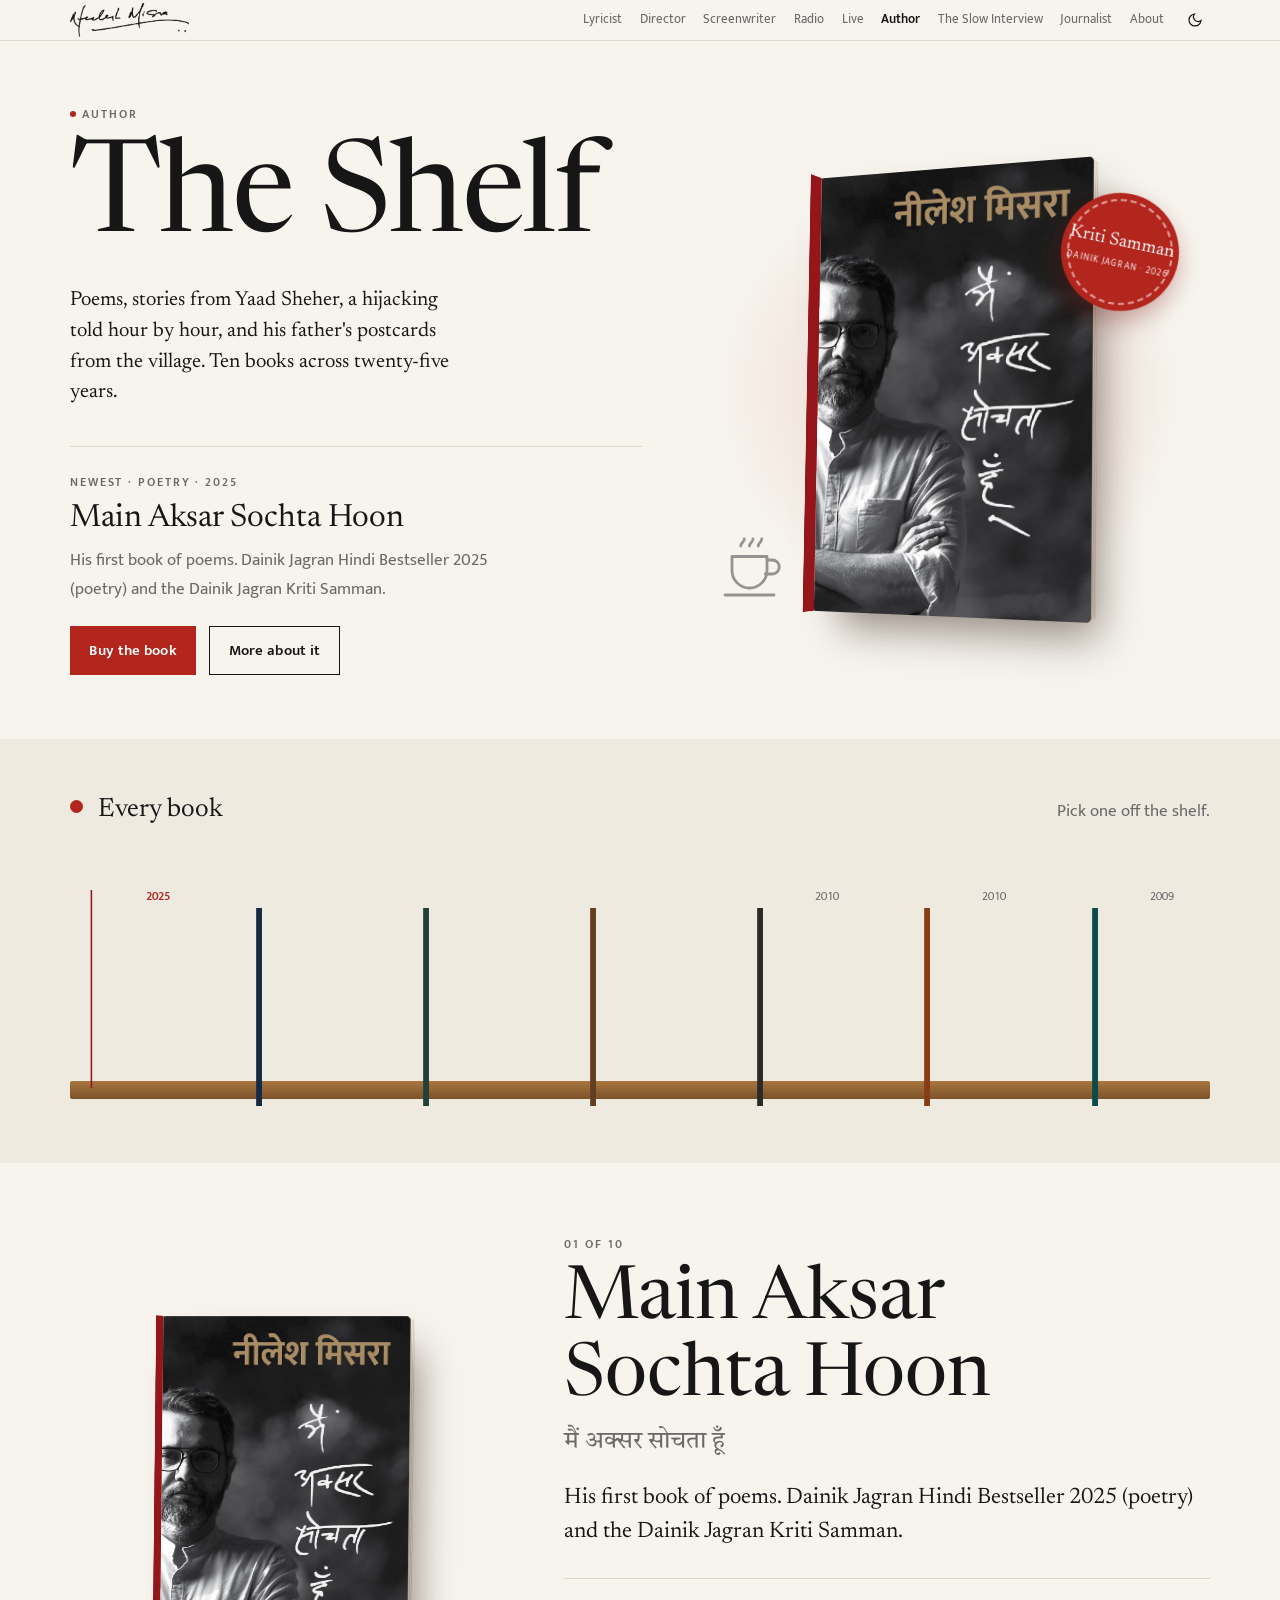
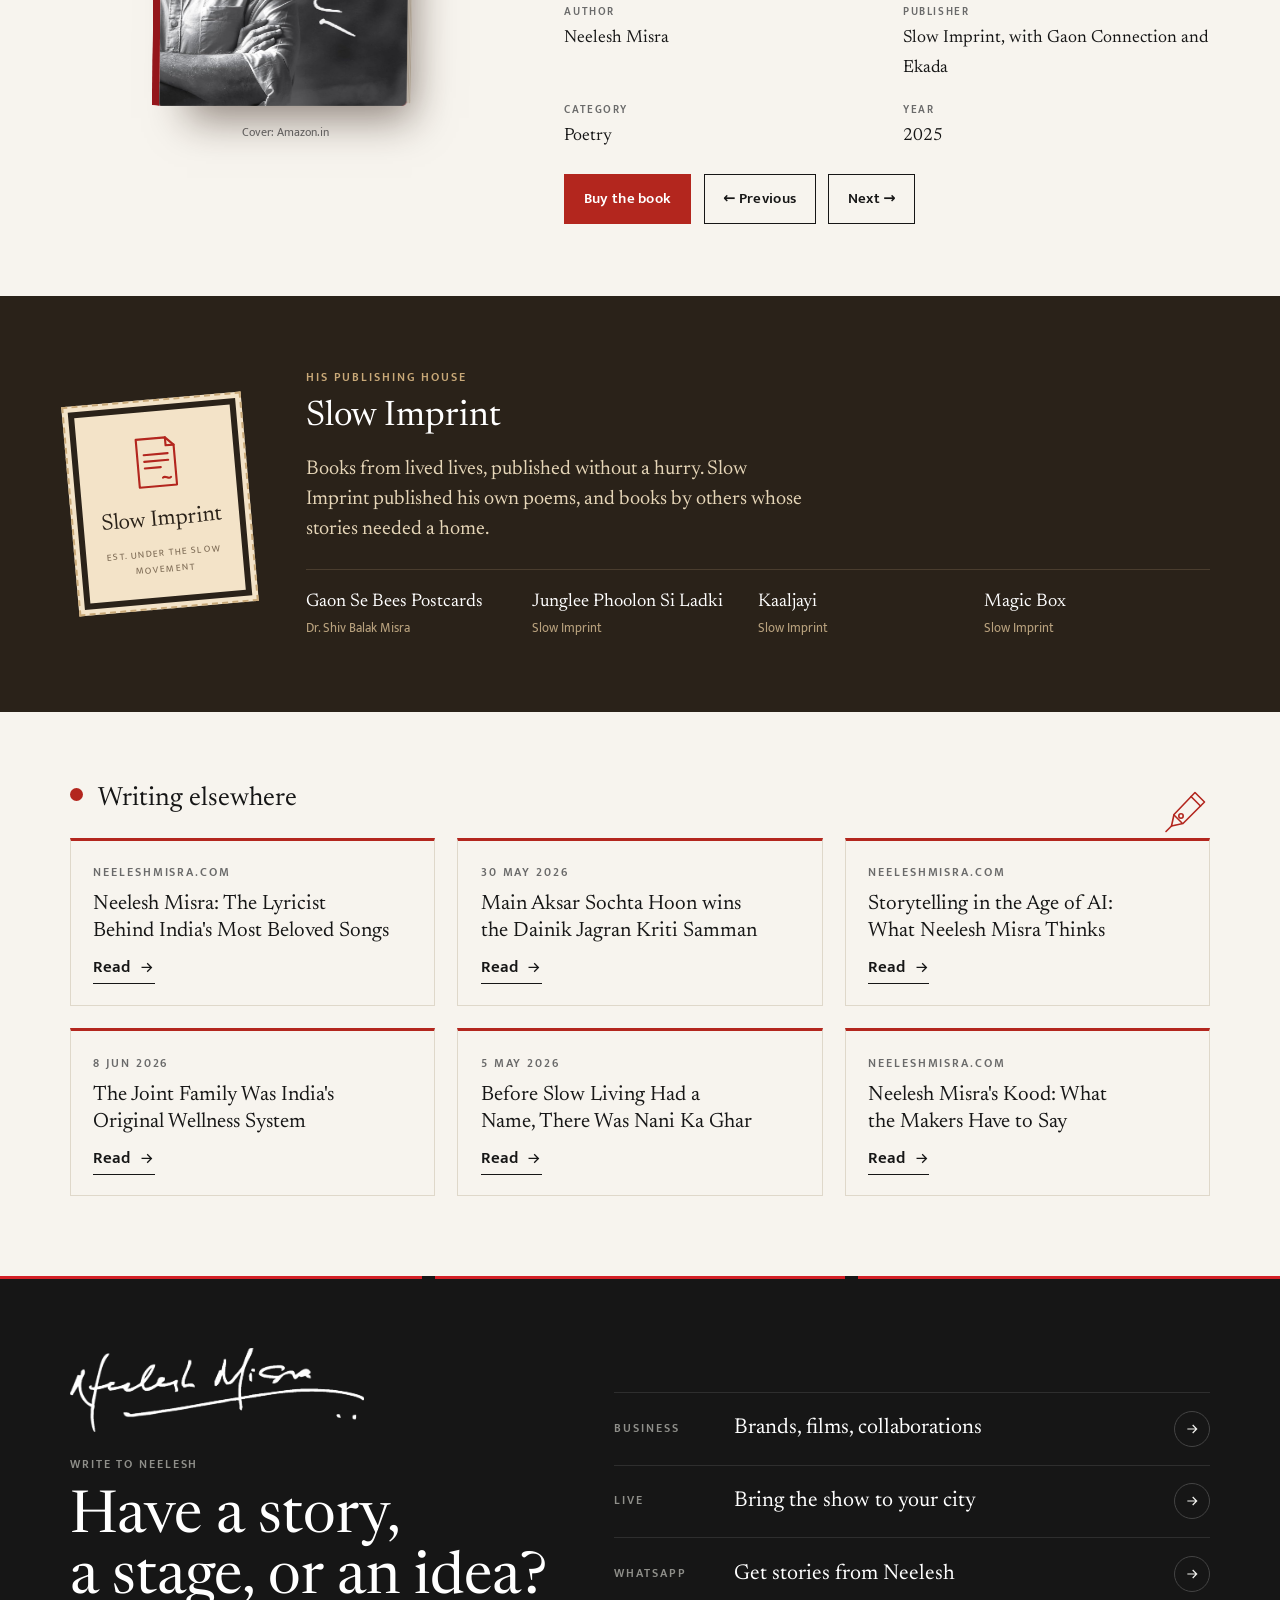
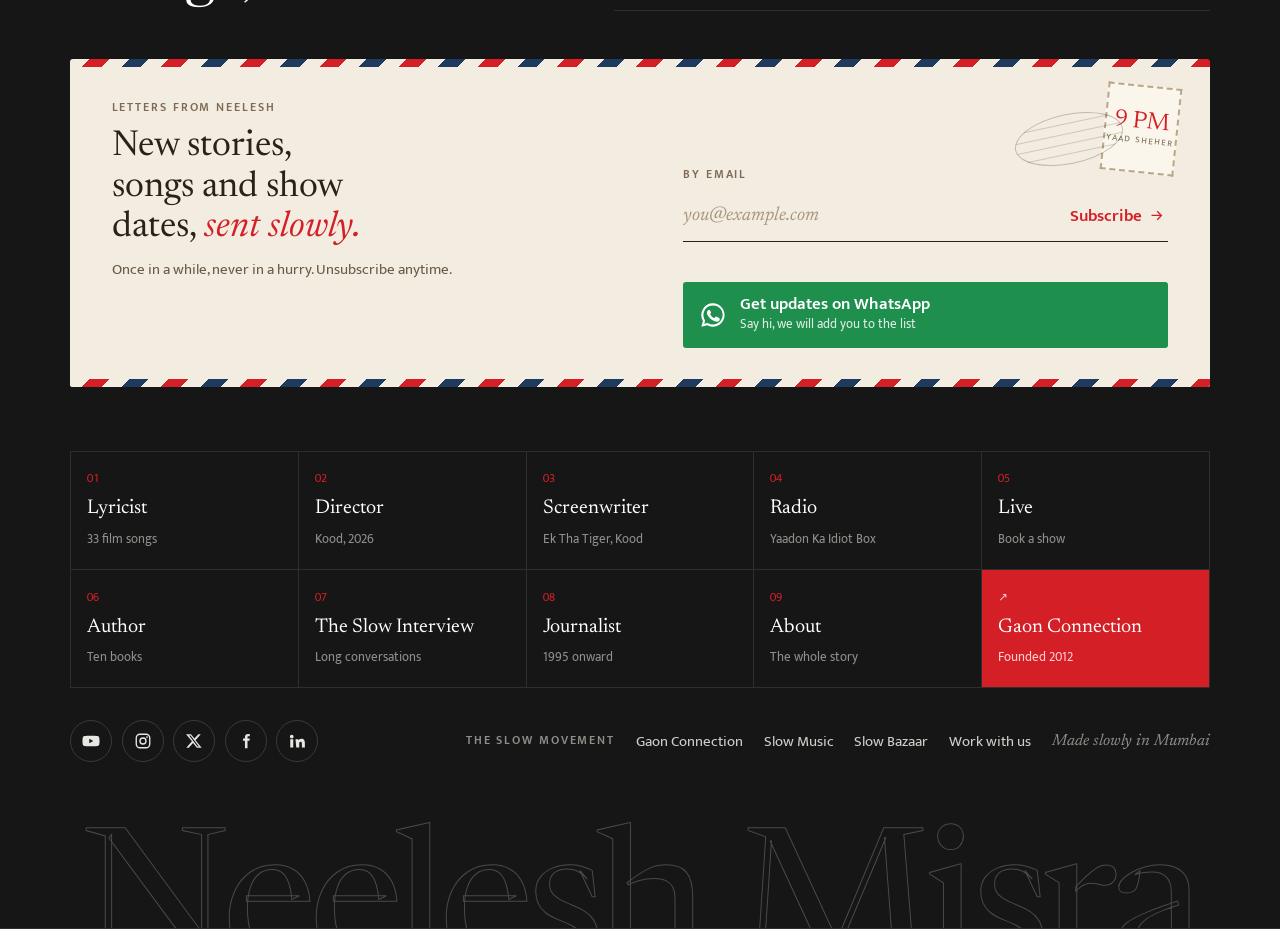
<file: books/index.html>
<!doctype html>
<html lang="en">
<head>
<!--head-->
<meta charset="utf-8">
<meta name="viewport" content="width=device-width,initial-scale=1,viewport-fit=cover">
<link rel="preconnect" href="https://fonts.googleapis.com">
<link rel="preconnect" href="https://fonts.gstatic.com" crossorigin>
<link rel="stylesheet" href="https://fonts.googleapis.com/css2?family=Newsreader:ital,opsz,wght@0,6..72,400;0,6..72,500;1,6..72,400&family=Mukta:wght@400;600&family=Tiro+Devanagari+Hindi&family=Courier+Prime&display=swap">
<script>(function(){try{var t=localStorage.getItem("nm-theme");if(t==="dark"||t==="light")document.documentElement.setAttribute("data-theme",t)}catch(e){}})();</script>
<link rel="icon" href="../favicon.ico">
<!--/head-->
<title>Neelesh Misra · Author</title>
<meta name="description" content="Books by Neelesh Misra: Main Aksar Sochta Hoon, Neelesh Misra Ka Yaad Sheher, 173 Hours in Captivity, and more.">
<meta property="og:title" content="Neelesh Misra · Books">
<link rel="stylesheet" href="../assets/site.css?v=1793856585">
</head>
<body class="s-books" data-page="books" data-root="../">
<header id="ubar"></header>
<main>
  <section class="wrap bk2-hero">
    <div class="bk2-say">
      <p class="label kicker dot">Author</p>
      <h1>The Shelf</h1>
      <p class="lede">Poems, stories from Yaad Sheher, a hijacking told hour by hour, and his father's postcards from the village. Ten books across twenty-five years.</p>
      <div class="bk2-feat" id="feat"></div>
    </div>
    <div class="bk2-stage" id="stage"></div>
  </section>

  <section class="bk2-shelfwrap" aria-label="All books">
    <div class="wrap">
      <div class="bk2-shelfhead"><h2 class="sec-title dot">Every book</h2><p class="muted">Pick one off the shelf.</p></div>
      <div class="bk2-shelf" id="shelf" role="list"></div>
      <div class="bk2-plank" aria-hidden="true"></div>
    </div>
  </section>

  <section class="wrap bk2-detail" id="detail" aria-live="polite"></section>

  <section class="bk2-imprint" aria-label="Slow Imprint">
    <div class="wrap bk2-imp-in">
      <div class="bk2-imp-stamp" id="impstamp"></div>
      <div>
        <p class="label">His publishing house</p>
        <h2>Slow Imprint</h2>
        <p class="bk2-imp-lede">Books from lived lives, published without a hurry. Slow Imprint published his own poems, and books by others whose stories needed a home.</p>
        <ul class="bk2-imp-list"><li><b>Gaon Se Bees Postcards</b><span>Dr. Shiv Balak Misra</span></li><li><b>Junglee Phoolon Si Ladki</b><span>Slow Imprint</span></li><li><b>Kaaljayi</b><span>Slow Imprint</span></li><li><b>Magic Box</b><span>Slow Imprint</span></li></ul>
      </div>
    </div>
  </section>

  <section class="wrap bk2-arts">
    <div class="bk2-arts-head"><h2 class="sec-title dot">Writing elsewhere</h2><span class="bk2-arts-ico" id="artsico"></span></div>
    <div class="bk2-arts-grid" id="arts"></div>
  </section>
</main>
<footer id="foot"></footer>
<script src="../assets/data.js?v=1793856585"></script>
<script src="../assets/app.js?v=1793856585"></script>
<script>
NM.page=function(){
  var E=NM.esc, B=NM.books, ART=NM.art;
  function buy(b){return b.buy||"https://www.amazon.in/s?k="+encodeURIComponent(b.t+" "+(b.by||"Neelesh Misra"))}
  function src(u){return /^https?:/.test(u)?u:'../'+u}
  function face(b){return b.img?'<img src="'+src(b.img)+'" alt="Cover of '+E(b.t)+'" loading="lazy">':'<span class="bk2-type" style="background:'+b.c1+';color:'+b.c2+'"><small>'+E(b.cat)+'</small><b>'+E(b.t)+'</b><em>'+E(b.by||"Neelesh Misra")+'</em><i>'+E(b.pub)+'</i></span>'}
  function book(b,cls){return '<span class="bk3 '+(cls||"")+'" style="--spine:'+b.c1+'"><span class="bk3-face">'+face(b)+'</span><span class="bk3-pages" aria-hidden="true"></span></span>'}
  var f=B[0];
  NM.$("#stage").innerHTML='<div class="bk2-glow" aria-hidden="true"></div>'+book(f,"big")+'<span class="bk2-ribbon"><b>Kriti Samman</b><small>Dainik Jagran · 2026</small></span><span class="bk2-cup" aria-hidden="true">'+ART.chai+'</span>';
  NM.$("#feat").innerHTML='<p class="label">Newest · '+E(f.cat)+' · '+f.y+'</p><h2>'+E(f.t)+'</h2><p>'+E(f.blurb)+'</p><div class="bk2-acts"><a class="btn solid" href="'+buy(f)+'" target="_blank" rel="noopener">Buy the book</a><button class="btn" data-i="0">More about it</button></div>';
  NM.$("#shelf").innerHTML=B.map(function(b,i){return '<button class="bk2-b" role="listitem" data-i="'+i+'" aria-label="'+E(b.t)+'">'+book(b)+'<span class="bk2-y">'+(b.y||"")+'</span></button>'}).join("");
  function show(i,scroll){var b=B[i];
    NM.$$(".bk2-b").forEach(function(c){c.setAttribute("aria-current",c.getAttribute("data-i")==i)});
    var rows=[["Author",b.by||"Neelesh Misra"],["Publisher",b.pub],["Category",b.cat],["Year",b.y]].filter(function(r){return r[1]});
    NM.$("#detail").innerHTML='<div class="bk2-d-cover">'+book(b,"mid")+(b.cover?'<p class="bk2-cr">Cover: '+E(b.cover)+'</p>':'')+'</div><div class="bk2-d-text"><p class="label">'+String(i+1).padStart(2,"0")+' of '+B.length+'</p><h2>'+E(b.t)+'</h2>'+(b.h?'<p class="hi">'+E(b.h)+'</p>':'')+'<p class="blurb">'+E(b.blurb)+'</p><dl>'+rows.map(function(r){return '<div><dt>'+r[0]+'</dt><dd>'+E(r[1])+'</dd></div>'}).join("")+'</dl><div class="bk2-acts"><a class="btn solid" href="'+buy(b)+'" target="_blank" rel="noopener">Buy the book</a><button class="btn" data-step="-1">← Previous</button><button class="btn" data-step="1">Next →</button></div></div>';
    cur=i; if(scroll)NM.$("#detail").scrollIntoView({behavior:"smooth",block:"center"});
  }
  var cur=0;
  document.addEventListener("click",function(e){
    var c=e.target.closest("[data-i]");if(c&&!c.closest(".f-index")){show(+c.getAttribute("data-i"),true);return}
    var st=e.target.closest("[data-step]");if(st){show((cur+ +st.getAttribute("data-step")+B.length)%B.length,false)}
  });
  show(0,false);
  NM.$("#impstamp").innerHTML='<span class="bk2-stamp">'+ART.imprint+'<b>Slow Imprint</b><small>Est. under The Slow Movement</small></span>';
  NM.$("#artsico").innerHTML=ART.lyrics;
  NM.$("#arts").innerHTML=NM.articles.map(function(a){return '<a class="bk2-art" href="'+(a.u||"https://neeleshmisra.com/read")+'"><p class="label">'+(a.d?E(a.d):"neeleshmisra.com")+'</p><h3>'+E(a.t)+'</h3><span class="lnk">Read '+NM.icon.arrow+'</span></a>'}).join("");
};
</script>
</body>
</html>
</file>
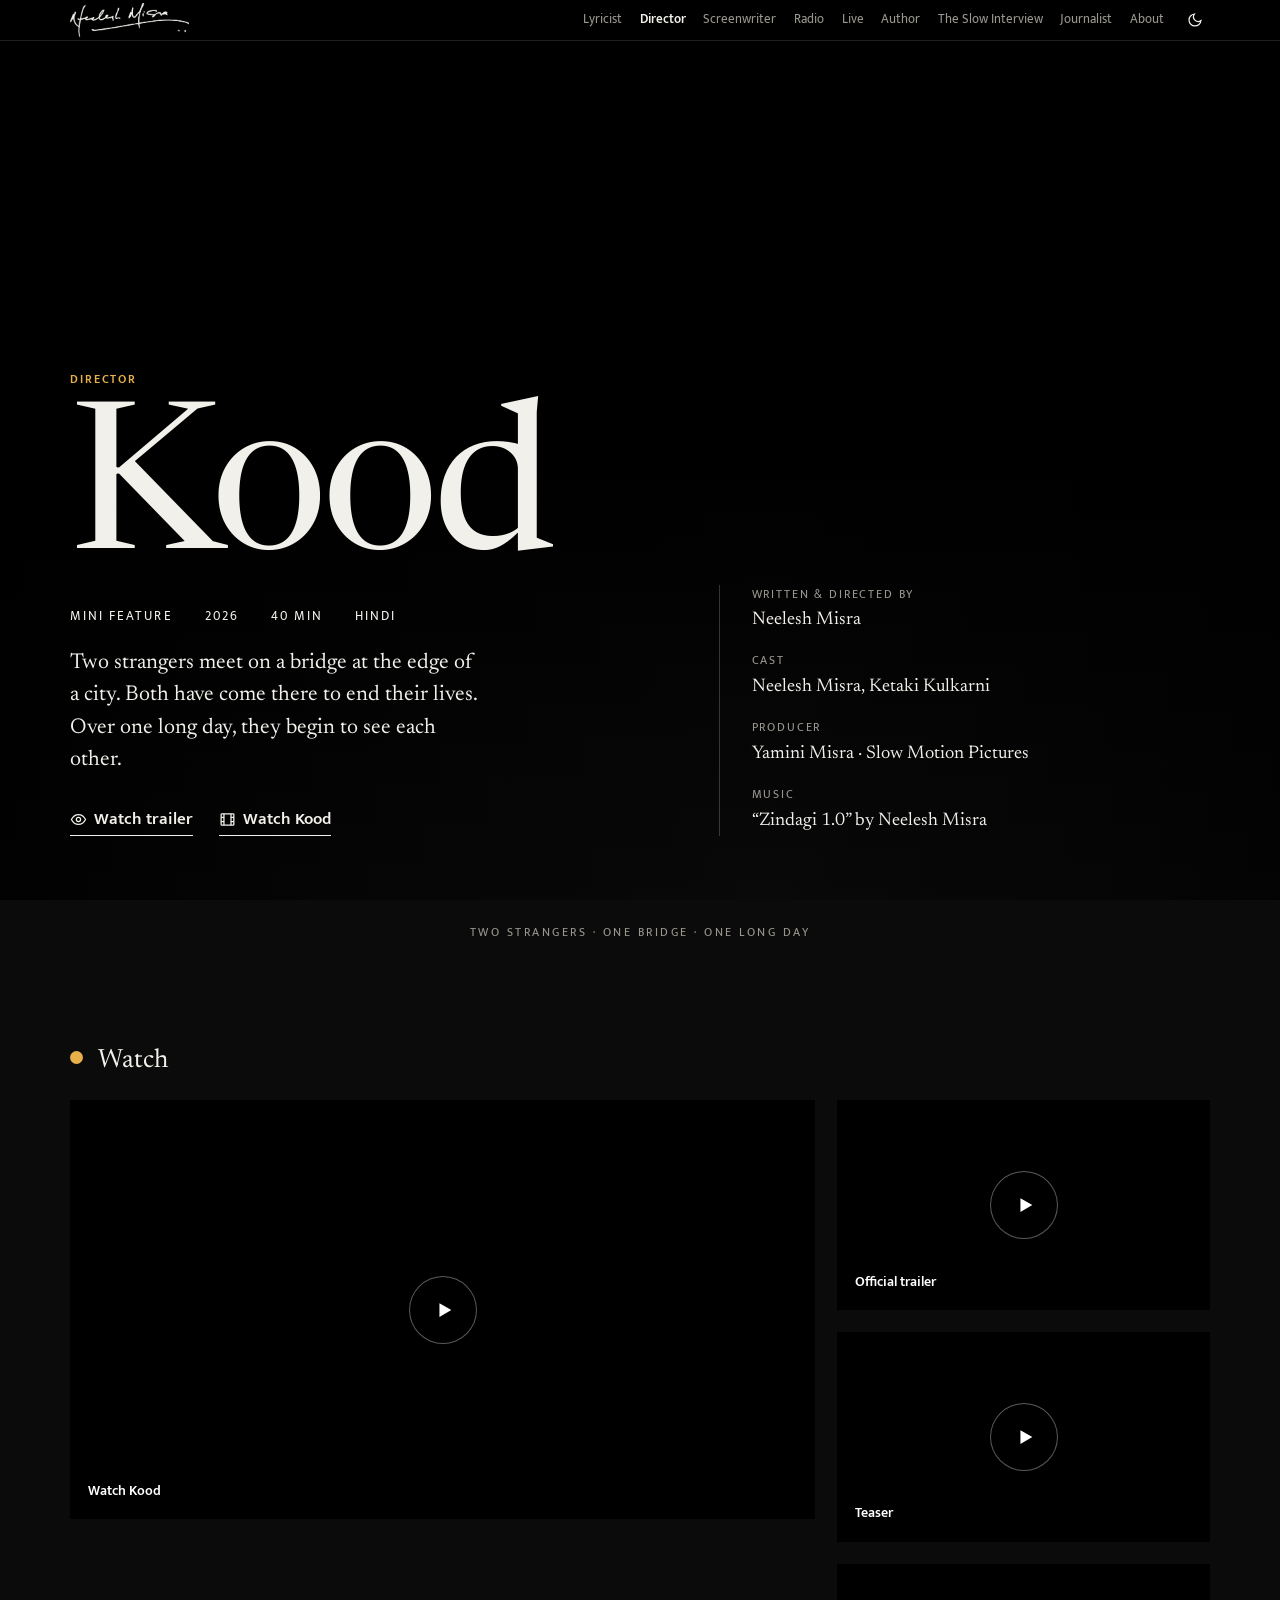
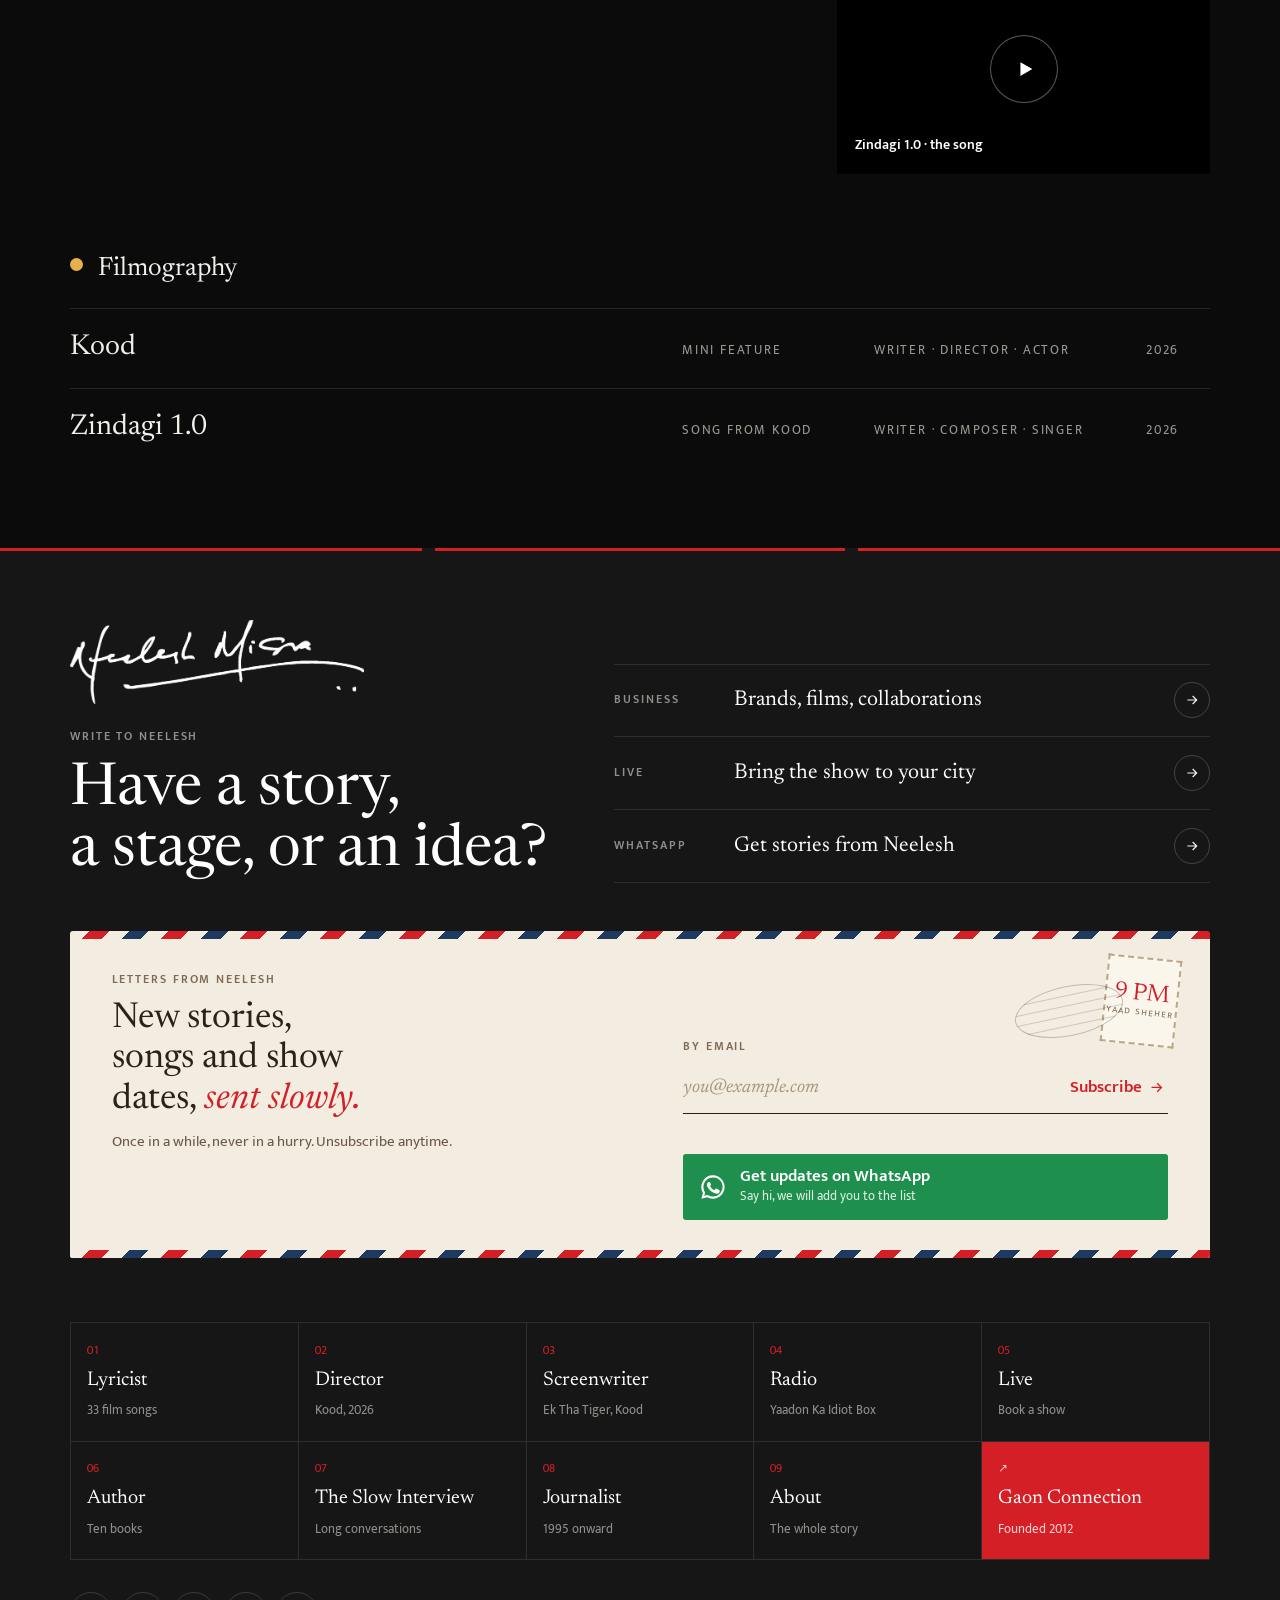
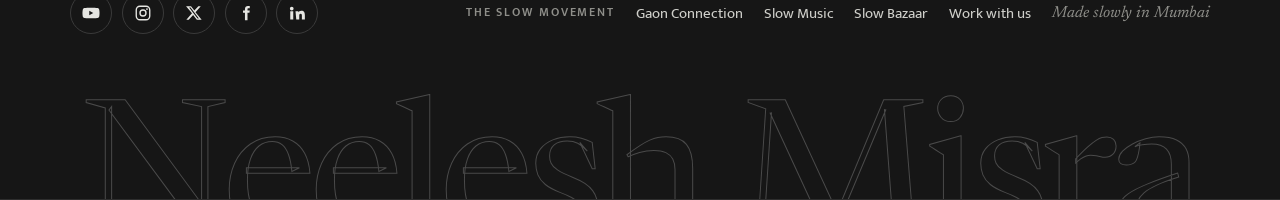
<file: films/index.html>
<!doctype html>
<html lang="en">
<head>
<!--head-->
<meta charset="utf-8">
<meta name="viewport" content="width=device-width,initial-scale=1,viewport-fit=cover">
<link rel="preconnect" href="https://fonts.googleapis.com">
<link rel="preconnect" href="https://fonts.gstatic.com" crossorigin>
<link rel="stylesheet" href="https://fonts.googleapis.com/css2?family=Newsreader:ital,opsz,wght@0,6..72,400;0,6..72,500;1,6..72,400&family=Mukta:wght@400;600&family=Tiro+Devanagari+Hindi&family=Courier+Prime&display=swap">
<script>(function(){try{var t=localStorage.getItem("nm-theme");if(t==="dark"||t==="light")document.documentElement.setAttribute("data-theme",t)}catch(e){}})();</script>
<link rel="icon" href="../favicon.ico">
<!--/head-->
<title>Kood · A film by Neelesh Misra</title>
<meta name="description" content="Kood (2026), a Hindi film written and directed by Neelesh Misra. Watch the trailer, teaser and full film.">
<meta property="og:title" content="Kood · A film by Neelesh Misra">
<meta property="og:description" content="Two strangers on a bridge. One long day.">
<link rel="stylesheet" href="../assets/site.css?v=1793856585">
</head>
<body class="s-films" data-page="films" data-root="../">
<header id="ubar"></header>
<main>
  <section class="cine" aria-label="Kood">
    <div class="bg" id="bg"></div>
    <div class="wrap">
      <div>
        <p class="label tag">Director</p>
        <h1>Kood</h1>
        <div class="meta"><span>Mini feature</span><span>2026</span><span>40 min</span><span>Hindi</span></div>
        <p class="log" id="log"></p>
        <div class="acts" id="acts"></div>
      </div>
      <aside>
        <dl id="credits"></dl>
      </aside>
    </div>
  </section>

  <p class="quote-line">Two strangers · One bridge · One long day</p>

  <section class="wrap reel" aria-label="Watch">
    <h2 class="sec-title dot">Watch</h2>
    <div class="grid" id="reel"></div>
  </section>

  <section class="wrap otherfilms" aria-label="Filmography">
    <h2 class="sec-title dot">Filmography</h2>
    <div class="frow"><h3>Kood</h3><span>Mini feature</span><span>Writer · Director · Actor</span><span>2026</span></div>
    <div class="frow"><h3>Zindagi 1.0</h3><span>Song from Kood</span><span>Writer · Composer · Singer</span><span>2026</span></div>
  </section>
</main>
<div class="modal" id="modal" role="dialog" aria-modal="true" aria-label="Video"><button class="x" aria-label="Close">×</button><div class="box"></div></div>
<footer id="foot"></footer>
<script src="../assets/data.js?v=1793856585"></script>
<script src="../assets/app.js?v=1793856585"></script>
<script>
NM.page=function(){
  var k=NM.kood, E=NM.esc, I=NM.icon;
  NM.$("#bg").style.backgroundImage=k.trailer?"url(https://i.ytimg.com/vi/"+k.trailer+"/maxresdefault.jpg)":"url("+k.banner+")";
  NM.$("#log").textContent=k.logline;
  NM.$("#acts").innerHTML=
    '<a class="lnk" href="'+NM.watchHref(k.trailer,"Kood official trailer Neelesh Misra")+'" data-v="'+k.trailer+'">'+I.eye+'Watch trailer</a>'+
    '<a class="lnk" href="'+NM.watchHref(k.film,"Kood full movie Neelesh Misra Slow Motion Pictures")+'" data-v="'+k.film+'">'+I.film+'Watch Kood</a>';
  NM.$("#credits").innerHTML=[["Written & directed by","Neelesh Misra"],["Cast",k.cast],["Producer",k.producer],["Music","“Zindagi 1.0” by Neelesh Misra"]].map(function(r){return '<div><dt>'+r[0]+'</dt><dd>'+E(r[1])+'</dd></div>'}).join("");
  var zind=NM.ownSongs[0];
  NM.$("#reel").innerHTML=NM.video({yt:k.film,cap:"Watch Kood",q:"Kood full movie Neelesh Misra",bg:k.banner})+
    '<div class="stack">'+NM.video({yt:k.trailer,cap:"Official trailer",q:"Kood official trailer Neelesh Misra"})+NM.video({yt:k.teaser,cap:"Teaser",q:"Kood teaser Neelesh Misra"})+NM.video({yt:zind.yt,cap:"Zindagi 1.0 · the song",q:"Zindagi 1.0 Neelesh Misra"})+'</div>';
  // trailer link opens in a modal when an id is known
  document.addEventListener("click",function(e){
    var a=e.target.closest("a[data-v]"); if(a&&a.getAttribute("data-v")){e.preventDefault();var m=NM.$("#modal");m.querySelector(".box").innerHTML=NM.video({yt:a.getAttribute("data-v")});m.classList.add("open");m.querySelector(".vid").click();return}
    if(e.target.closest("#modal .x")||e.target.id==="modal"){var m2=NM.$("#modal");m2.classList.remove("open");m2.querySelector(".box").innerHTML=""}
  });
  document.addEventListener("keydown",function(e){if(e.key==="Escape"){var m=NM.$("#modal");m.classList.remove("open");m.querySelector(".box").innerHTML=""}});
};
</script>
</body>
</html>
</file>
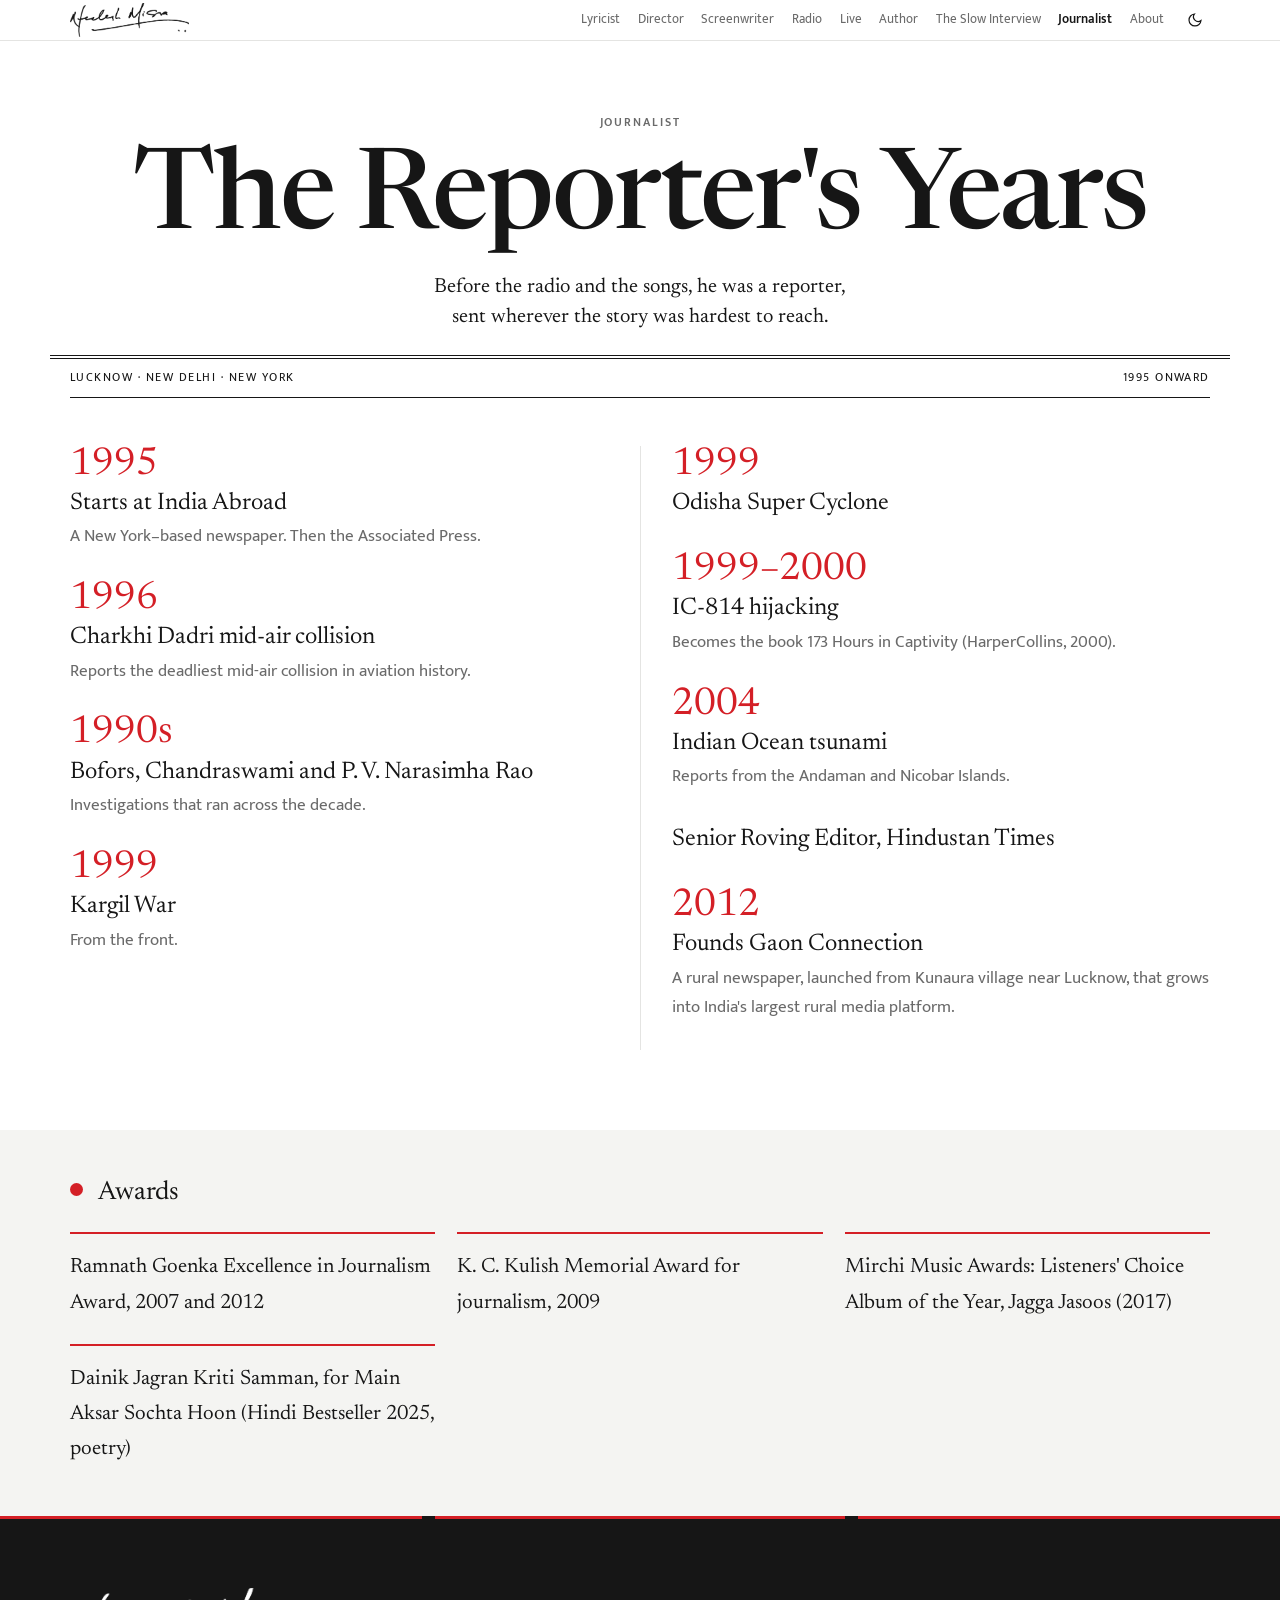
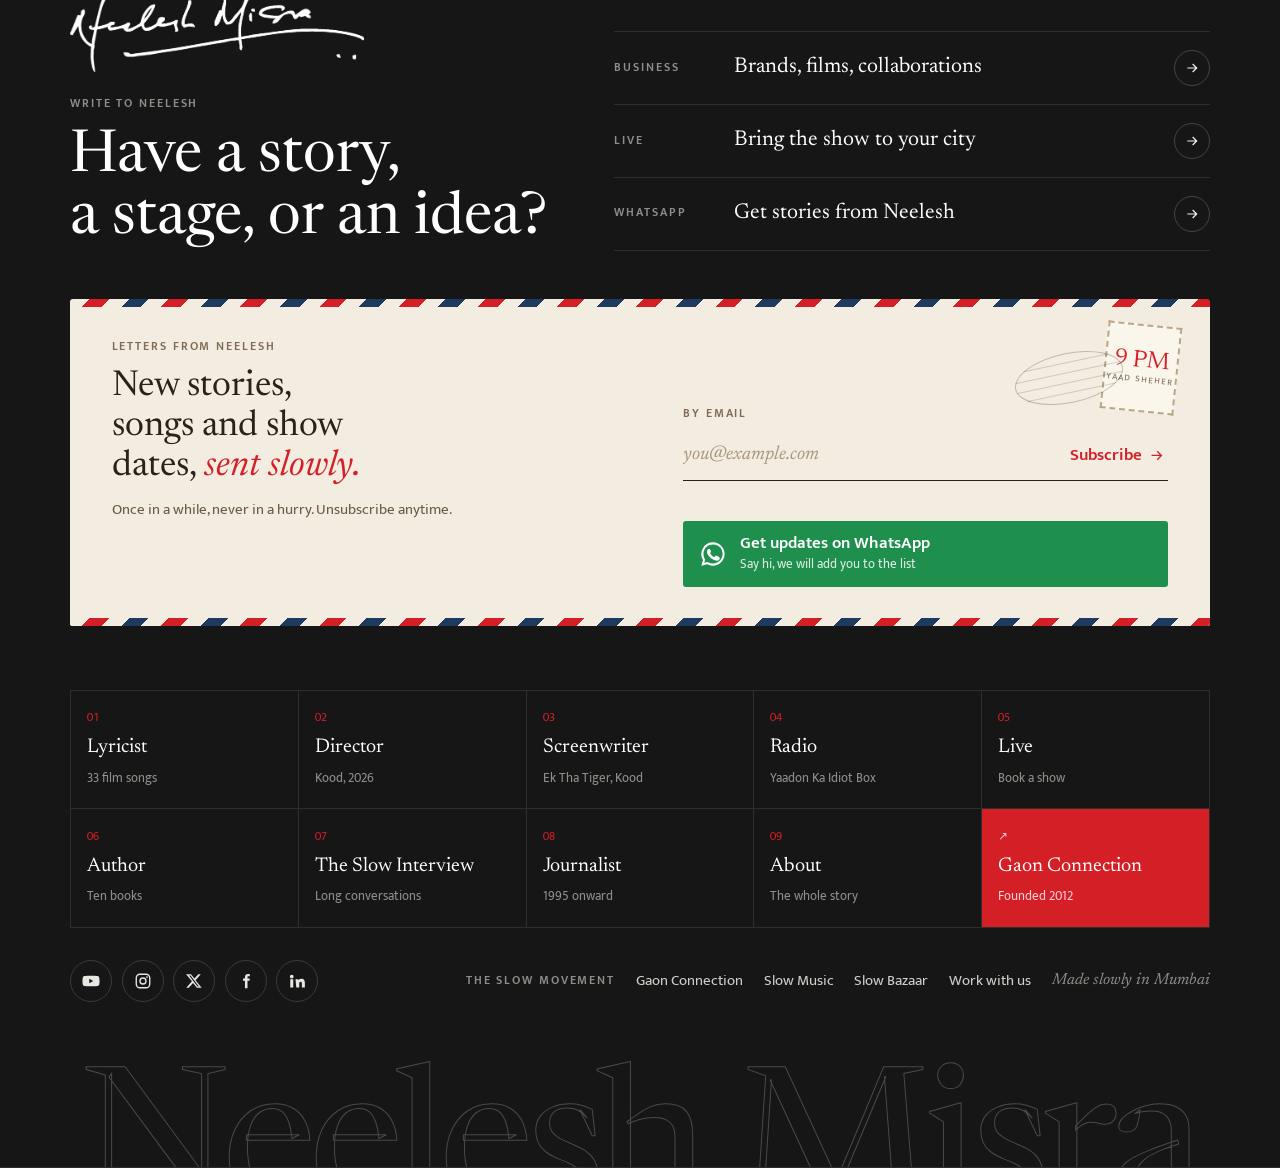
<file: journalist/index.html>
<!doctype html>
<html lang="en">
<head>
<!--head-->
<meta charset="utf-8">
<meta name="viewport" content="width=device-width,initial-scale=1,viewport-fit=cover">
<link rel="preconnect" href="https://fonts.googleapis.com">
<link rel="preconnect" href="https://fonts.gstatic.com" crossorigin>
<link rel="stylesheet" href="https://fonts.googleapis.com/css2?family=Newsreader:ital,opsz,wght@0,6..72,400;0,6..72,500;1,6..72,400&family=Mukta:wght@400;600&family=Tiro+Devanagari+Hindi&family=Courier+Prime&display=swap">
<script>(function(){try{var t=localStorage.getItem("nm-theme");if(t==="dark"||t==="light")document.documentElement.setAttribute("data-theme",t)}catch(e){}})();</script>
<link rel="icon" href="../favicon.ico">
<!--/head-->
<title>Neelesh Misra · Journalist</title>
<meta name="description" content="Neelesh Misra's years as a reporter: India Abroad, Associated Press, Hindustan Times. Kargil, IC-814, the Odisha cyclone, the 2004 tsunami.">
<meta property="og:title" content="Neelesh Misra · The Reporter's Years">
<link rel="stylesheet" href="../assets/site.css?v=1793856585">
</head>
<body class="s-journo" data-page="journalist" data-root="../">
<header id="ubar"></header>
<main>
  <section class="wrap mast">
    <p class="label kicker">Journalist</p>
    <h1>The Reporter's Years</h1>
    <p class="lede">Before the radio and the songs, he was a reporter, sent wherever the story was hardest to reach.</p>
  </section>
  <div class="wrap"><div class="dateline"><span>Lucknow · New Delhi · New York</span><span>1995 onward</span></div></div>
  <section class="wrap tl" id="tl" aria-label="Timeline"></section>
  <section class="awards" aria-label="Awards"><div class="wrap"><h2 class="sec-title dot">Awards</h2><ul id="aw"></ul></div></section>
</main>
<footer id="foot"></footer>
<script src="../assets/data.js?v=1793856585"></script>
<script src="../assets/app.js?v=1793856585"></script>
<script>
NM.page=function(){
  var E=NM.esc;
  NM.$("#tl").innerHTML=NM.journalism.map(function(j){return '<div class="it rv">'+(j.y?'<div class="y">'+E(j.y)+'</div>':'')+'<h3>'+E(j.t)+'</h3>'+(j.b?'<p>'+E(j.b)+'</p>':'')+'</div>'}).join("");
  NM.$("#aw").innerHTML=NM.awards.map(function(a){return '<li>'+E(a)+'</li>'}).join("");
};
</script>
</body>
</html>
</file>
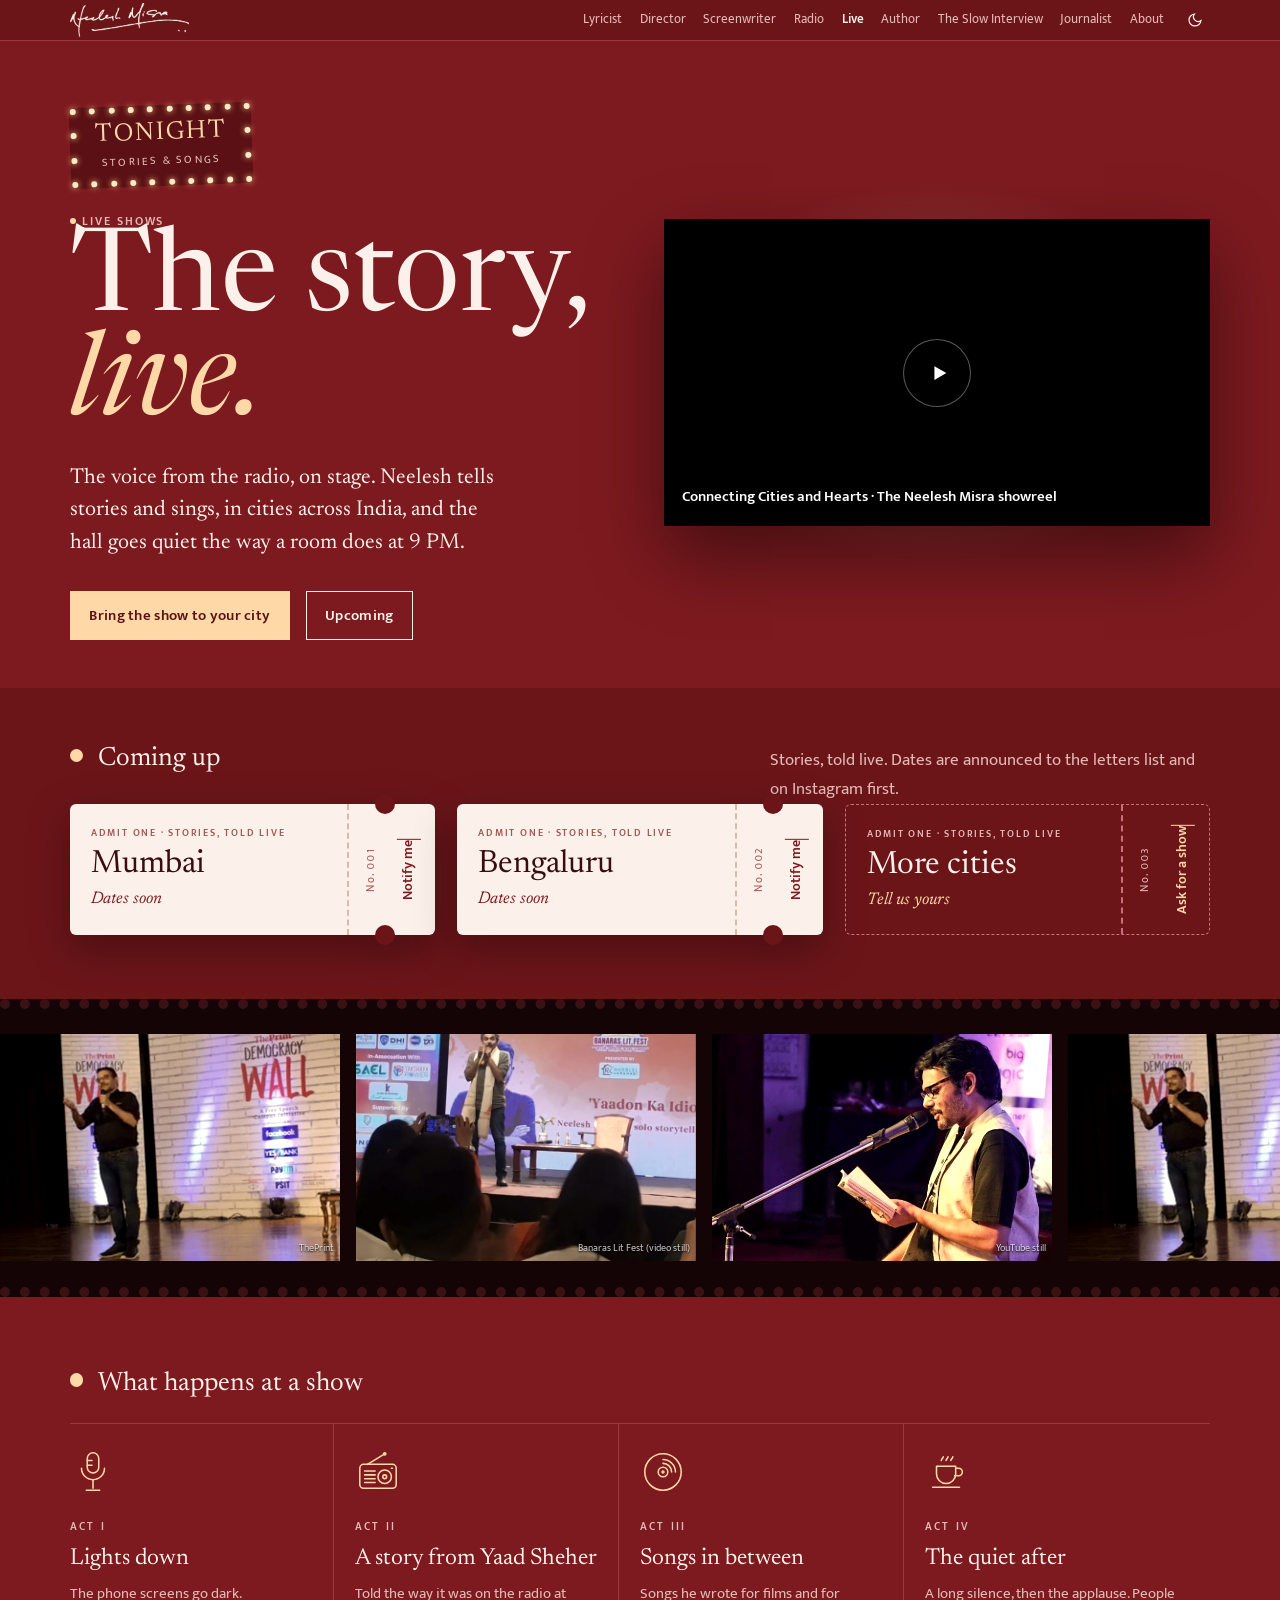
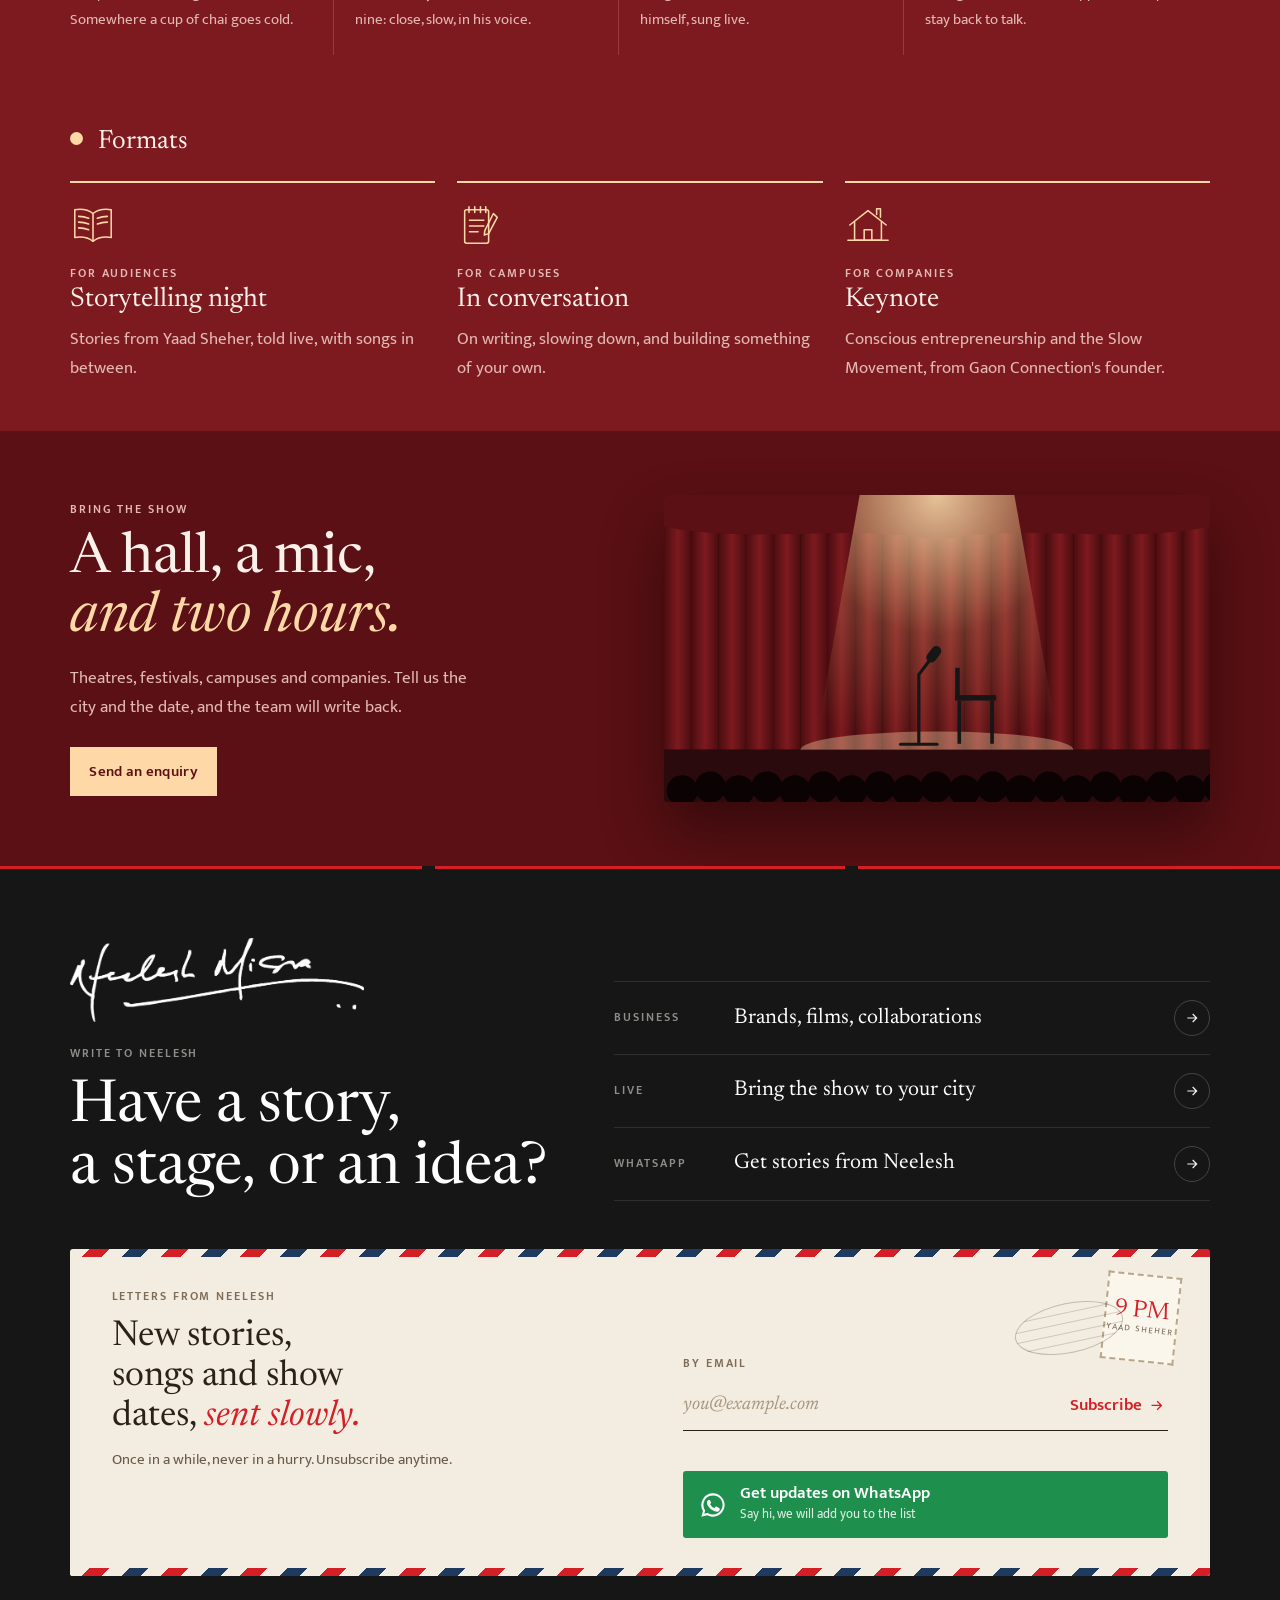
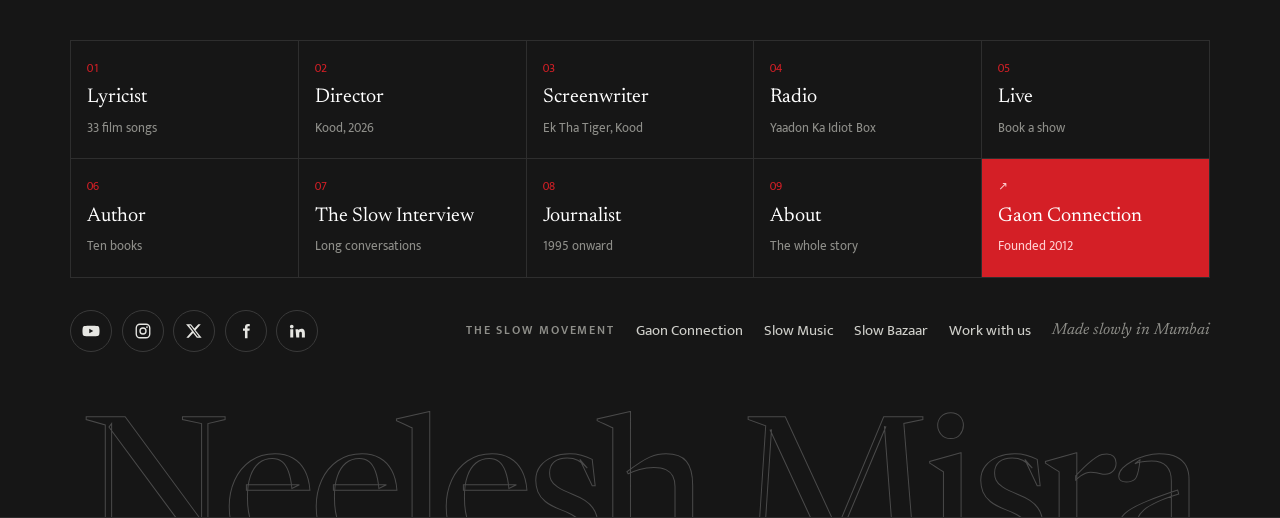
<file: live/index.html>
<!doctype html>
<html lang="en">
<head>
<!--head-->
<meta charset="utf-8">
<meta name="viewport" content="width=device-width,initial-scale=1,viewport-fit=cover">
<link rel="preconnect" href="https://fonts.googleapis.com">
<link rel="preconnect" href="https://fonts.gstatic.com" crossorigin>
<link rel="stylesheet" href="https://fonts.googleapis.com/css2?family=Newsreader:ital,opsz,wght@0,6..72,400;0,6..72,500;1,6..72,400&family=Mukta:wght@400;600&family=Tiro+Devanagari+Hindi&family=Courier+Prime&display=swap">
<script>(function(){try{var t=localStorage.getItem("nm-theme");if(t==="dark"||t==="light")document.documentElement.setAttribute("data-theme",t)}catch(e){}})();</script>
<link rel="icon" href="../favicon.ico">
<!--/head-->
<title>Neelesh Misra · Live</title>
<meta name="description" content="Neelesh Misra live: storytelling and music performances across India. Bring the show to your city, college or company.">
<meta property="og:title" content="Neelesh Misra · Live on stage">
<meta property="og:description" content="Stories told live, city to city.">
<link rel="stylesheet" href="../assets/site.css?v=1793856585">
</head>
<body class="s-live" data-page="live" data-root="../">
<header id="ubar"></header>
<main>
  <section class="wrap stage">
    <div>
      <div class="marquee-sign" aria-hidden="true"><span class="bulbs" id="bulbs"></span><b>Tonight</b><em>Stories &amp; songs</em></div>
      <p class="label dot">Live shows</p>
      <h1>The story,<br><em>live.</em></h1>
      <p class="lede">The voice from the radio, on stage. Neelesh tells stories and sings, in cities across India, and the hall goes quiet the way a room does at 9 PM.</p>
      <div class="acts"><a class="btn solid" id="book">Bring the show to your city</a><a class="btn" href="#tickets">Upcoming</a></div>
    </div>
    <div class="spot" id="reel"></div>
  </section>

  <section class="lv-tickets" id="tickets" aria-label="Upcoming shows">
    <div class="wrap">
      <div class="lv-head"><h2 class="sec-title dot">Coming up</h2><p>Stories, told live. Dates are announced to the letters list and on Instagram first.</p></div>
      <div class="tix" id="tix"></div>
    </div>
  </section>

  <section class="lv-strip" aria-label="From past shows" id="stripwrap" hidden>
    <div class="film" id="strip"></div>
  </section>

  <section class="wrap lv-acts" aria-label="What happens at a show">
    <h2 class="sec-title dot">What happens at a show</h2>
    <ol class="acts4" id="acts4"></ol>
  </section>

  <section class="wrap" id="formats">
    <h2 class="sec-title dot">Formats</h2>
    <div class="formats" id="fmts"></div>
  </section>

  <section class="lv-bring">
    <div class="wrap lv-bring-in">
      <div><p class="label">Bring the show</p><h2>A hall, a mic,<br><i>and two hours.</i></h2><p>Theatres, festivals, campuses and companies. Tell us the city and the date, and the team will write back.</p><a class="btn solid" id="book2">Send an enquiry</a></div>
      <div class="lv-bring-art"><img src="../assets/img/art/stage.svg" alt=""></div>
    </div>
  </section>
</main>
<footer id="foot"></footer>
<script src="../assets/data.js?v=1793856585"></script>
<script src="../assets/app.js?v=1793856585"></script>
<script>
NM.page=function(){
  var E=NM.esc,ART=NM.art,P=NM.person;
  NM.$("#reel").innerHTML=NM.video({yt:NM.kood.showreel,cap:"Connecting Cities and Hearts · The Neelesh Misra showreel",q:"Neelesh Misra live show showreel"});
  ["#book","#book2"].forEach(function(s){NM.$(s).href=P.enquiry});
  var b="",pts=[],n=9,m=3,k;for(k=0;k<=n;k++)pts.push([k/n*100,0]);for(k=1;k<m;k++)pts.push([100,k/m*100]);for(k=n;k>=0;k--)pts.push([k/n*100,100]);for(k=m-1;k>0;k--)pts.push([0,k/m*100]);
  pts.forEach(function(p,i){b+='<i style="left:calc('+p[0]+'% - 3px);top:calc('+p[1]+'% - 3px);--d:'+(i%3*.33)+'s"></i>'});NM.$("#bulbs").innerHTML=b;
  var show=(NM.upcoming||[]).filter(function(u){return u.cities})[0]||{cities:[]};
  NM.$("#tix").innerHTML=show.cities.map(function(c,i){var mine=c.soon;
    return '<div class="tix1 rv'+(mine?' open':'')+'"><div class="tix-main"><p class="tix-k">Admit one · Stories, told live</p><h3>'+E(c.c)+'</h3><p class="tix-when">'+E(c.when)+'</p></div><div class="tix-stub"><span class="tix-no">No. '+String(i+1).padStart(3,"0")+'</span>'+(mine?'<a href="'+P.enquiry+'">Ask for a show</a>':'<a href="#signup">Notify me</a>')+'</div></div>'}).join("");
  var L=NM.livePhotos||[];
  if(L.length){NM.$("#stripwrap").hidden=false;var im=L.map(function(p){return '<figure><img src="../'+p.img+'" alt="'+E(p.alt||"Neelesh Misra on stage")+'" loading="lazy"><figcaption>'+E(p.credit)+'</figcaption></figure>'}).join("");NM.$("#strip").innerHTML=im+im}
  var A4=[["live","Lights down","The phone screens go dark. Somewhere a cup of chai goes cold."],["radio","A story from Yaad Sheher","Told the way it was on the radio at nine: close, slow, in his voice."],["music","Songs in between","Songs he wrote for films and for himself, sung live."],["chai","The quiet after","A long silence, then the applause. People stay back to talk."]];
  NM.$("#acts4").innerHTML=A4.map(function(a,i){return '<li class="rv"><span class="a4-ico">'+ART[a[0]]+'</span><span class="a4-n">Act '+["I","II","III","IV"][i]+'</span><h3>'+a[1]+'</h3><p>'+a[2]+'</p></li>'}).join("");
  var F=[["books","For audiences","Storytelling night","Stories from Yaad Sheher, told live, with songs in between."],["journalist","For campuses","In conversation","On writing, slowing down, and building something of your own."],["gaon","For companies","Keynote","Conscious entrepreneurship and the Slow Movement, from Gaon Connection's founder."]];
  NM.$("#fmts").innerHTML=F.map(function(f){return '<div class="f rv"><span class="f-ico">'+ART[f[0]]+'</span><p class="label">'+f[1]+'</p><h3>'+f[2]+'</h3><p>'+f[3]+'</p></div>'}).join("");
};
</script>
</body>
</html>
</file>
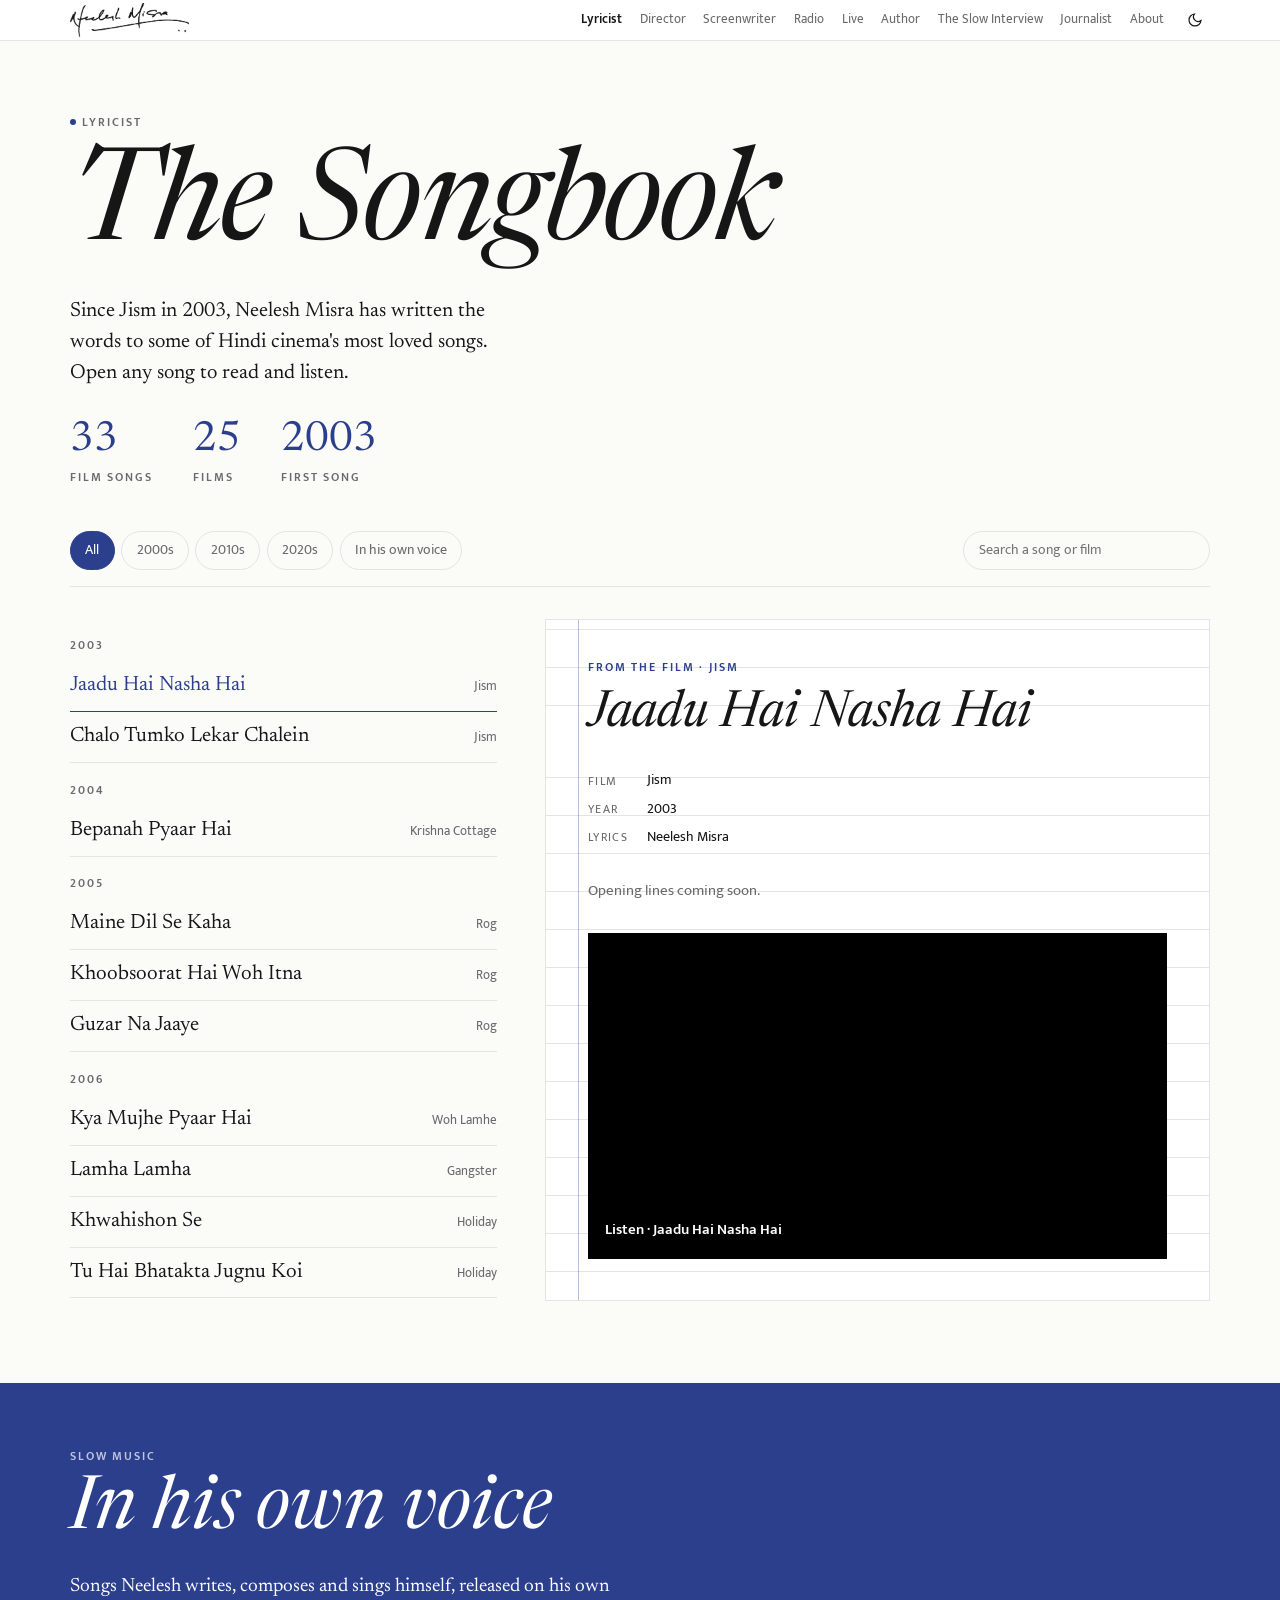
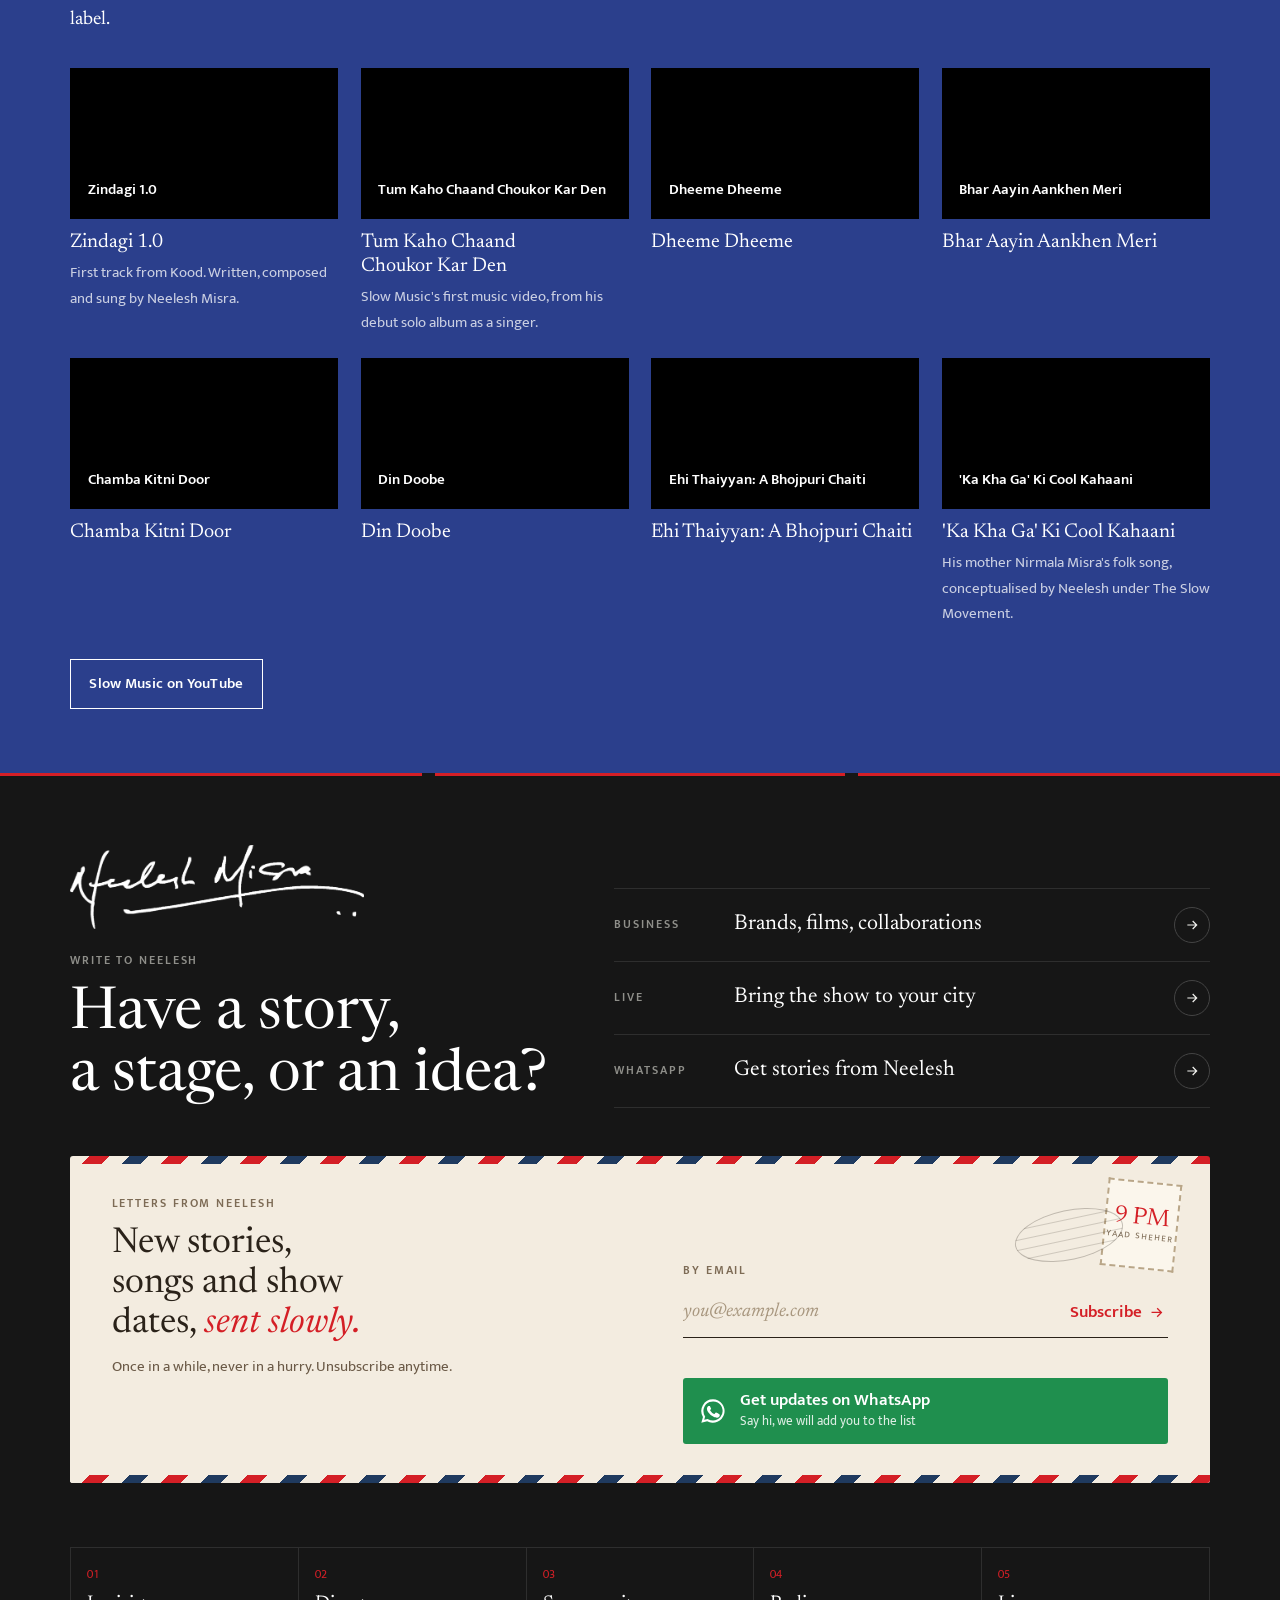
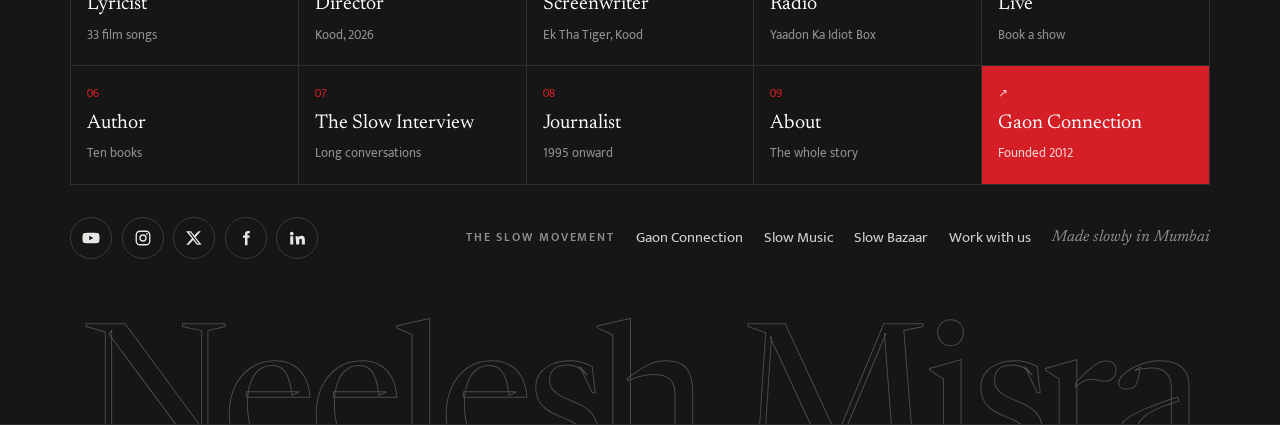
<file: lyrics/index.html>
<!doctype html>
<html lang="en">
<head>
<!--head-->
<meta charset="utf-8">
<meta name="viewport" content="width=device-width,initial-scale=1,viewport-fit=cover">
<link rel="preconnect" href="https://fonts.googleapis.com">
<link rel="preconnect" href="https://fonts.gstatic.com" crossorigin>
<link rel="stylesheet" href="https://fonts.googleapis.com/css2?family=Newsreader:ital,opsz,wght@0,6..72,400;0,6..72,500;1,6..72,400&family=Mukta:wght@400;600&family=Tiro+Devanagari+Hindi&family=Courier+Prime&display=swap">
<script>(function(){try{var t=localStorage.getItem("nm-theme");if(t==="dark"||t==="light")document.documentElement.setAttribute("data-theme",t)}catch(e){}})();</script>
<link rel="icon" href="../favicon.ico">
<!--/head-->
<title>Neelesh Misra · Lyricist</title>
<meta name="description" content="The songbook of Neelesh Misra: 32 Hindi film songs from Jism (2003) to Metro… In Dino (2025), and his own songs on Slow Music.">
<meta property="og:title" content="Neelesh Misra · The Songbook">
<meta property="og:description" content="Jaadu Hai Nasha Hai, Maine Dil Se Kaha, Banjaara, Kyon, Phire Faqeera and more.">
<link rel="stylesheet" href="../assets/site.css?v=1793856585">
</head>
<body class="s-lyrics" data-page="lyrics" data-root="../">
<header id="ubar"></header>
<main>
  <section class="wrap mast">
    <p class="label kicker dot">Lyricist</p>
    <h1>The Songbook</h1>
    <p class="lede">Since Jism in 2003, Neelesh Misra has written the words to some of Hindi cinema's most loved songs. Open any song to read and listen.</p>
    <div class="count"><div><b id="c-songs">32</b><span class="label">Film songs</span></div><div><b id="c-films">24</b><span class="label">Films</span></div><div><b>2003</b><span class="label">First song</span></div></div>
  </section>

  <section class="wrap" aria-label="Songs">
    <div class="tabs" role="toolbar" aria-label="Filter songs">
      <button aria-pressed="true" data-f="all">All</button>
      <button aria-pressed="false" data-f="2000">2000s</button>
      <button aria-pressed="false" data-f="2010">2010s</button>
      <button aria-pressed="false" data-f="2020">2020s</button>
      <button aria-pressed="false" data-f="own">In his own voice</button>
      <input class="search" type="search" placeholder="Search a song or film" aria-label="Search songs">
    </div>
    <div class="songbook">
      <ul class="songlist" id="list" aria-label="Song list"></ul>
      <article class="sheet" id="sheet" aria-live="polite"></article>
    </div>
  </section>

  <section class="ownvoice" aria-label="In his own voice">
    <div class="wrap">
      <p class="label">Slow Music</p>
      <h2>In his own voice</h2>
      <p style="max-width:52ch;margin-top:1rem;font-family:var(--f-disp);font-size:1.2rem">Songs Neelesh writes, composes and sings himself, released on his own label.</p>
      <div class="grid" id="own"></div>
      <p style="margin-top:2rem"><a class="btn" href="https://www.youtube.com/@slowmusicbyneeleshmisra">Slow Music on YouTube</a></p>
    </div>
  </section>
</main>
<footer id="foot"></footer>
<script src="../assets/data.js?v=1793856585"></script>
<script src="../assets/app.js?v=1793856585"></script>
<script>
NM.page=function(){
  var E=NM.esc, film=NM.filmSongs.map(function(s,i){s.k="f"+i;return s}), own=NM.ownSongs.map(function(s,i){s.k="o"+i;s.own=1;return s});
  var all=film.concat(own), cur=null, lang="en", filt="all", q="";
  NM.$("#c-songs").textContent=film.length;
  NM.$("#c-films").textContent=film.reduce(function(a,s){if(s.film&&a.indexOf(s.film)<0)a.push(s.film);return a},[]).length;

  function visible(){return all.filter(function(s){
    if(filt==="own"&&!s.own)return false;
    if(filt!=="all"&&filt!=="own"&&(s.own||Math.floor(s.y/10)*10!==+filt))return false;
    if(q&&(s.t+" "+(s.film||"")).toLowerCase().indexOf(q)<0)return false;
    return true;})}
  function list(){
    var v=visible(), html="", y=null;
    v.slice().sort(function(a,b){return a.own-b.own||a.y-b.y}).forEach(function(s){
      var g=s.own?"Slow Music":String(s.y);
      if(g!==y){html+='<li class="yr">'+g+'</li>';y=g}
      html+='<li><button data-k="'+s.k+'"'+(cur&&cur.k===s.k?' aria-current="true"':'')+'><b>'+E(s.t)+'</b><small>'+E(s.film||"")+'</small></button></li>';
    });
    NM.$("#list").innerHTML=html||'<li class="muted" style="padding:1rem 0">No song matches that.</li>';
  }
  function sheet(s){
    cur=s;
    var meta=[["Film",s.film],["Year",s.y],["Music",s.music],["Singer",s.singer],["Label",s.label]].filter(function(r){return r[1]});
    var q=s.t+" "+(s.film||"")+(s.own?" Neelesh Misra":" song");
    var body=s.lines?'<p class="lyr">'+E(s.lines)+'</p>':'';
    NM.$("#sheet").innerHTML=
      
      '<p class="label film">'+(s.own?"Slow Music":"From the film")+(s.film?" · "+E(s.film):"")+'</p>'+
      '<h2>'+E(s.t)+'</h2>'+
      '<dl>'+meta.map(function(r){return '<dt>'+r[0]+'</dt><dd>'+E(r[1])+'</dd>'}).join("")+'<dt>Lyrics</dt><dd>Neelesh Misra</dd></dl>'+
      body+
      '<p class="note">'+(s.note?E(s.note)+" ":"")+(s.own?'Full lyrics coming soon.':(s.lines?'':'Opening lines coming soon.'))+'</p>'+
      NM.video({yt:s.yt,cap:"Listen · "+s.t,q:q});
    list();
  }
  document.addEventListener("click",function(e){
    var b=e.target.closest(".songlist button"); if(b){sheet(all.filter(function(s){return s.k===b.getAttribute("data-k")})[0]); if(innerWidth<900)NM.$("#sheet").scrollIntoView({behavior:"smooth"}); history.replaceState(null,"","#"+b.getAttribute("data-k")); return}
    var l=e.target.closest(".langsw button"); if(l){lang=l.getAttribute("data-l");sheet(cur);return}
    var f=e.target.closest(".tabs button"); if(f){filt=f.getAttribute("data-f");NM.$$(".tabs button").forEach(function(x){x.setAttribute("aria-pressed",x===f)});list();return}
  });
  NM.$(".search").addEventListener("input",function(e){q=e.target.value.trim().toLowerCase();list()});
  var start=location.hash.slice(1); sheet(all.filter(function(s){return s.k===start})[0]||film[0]);
  NM.$("#own").innerHTML=own.slice(0,8).map(function(s){return '<div class="card">'+NM.video({yt:s.yt,cap:s.t,q:s.t+" Neelesh Misra Slow Music"})+'<h3>'+E(s.t)+'</h3>'+(s.note?'<p>'+E(s.note)+'</p>':'')+'</div>'}).join("");
};
</script>
</body>
</html>
</file>
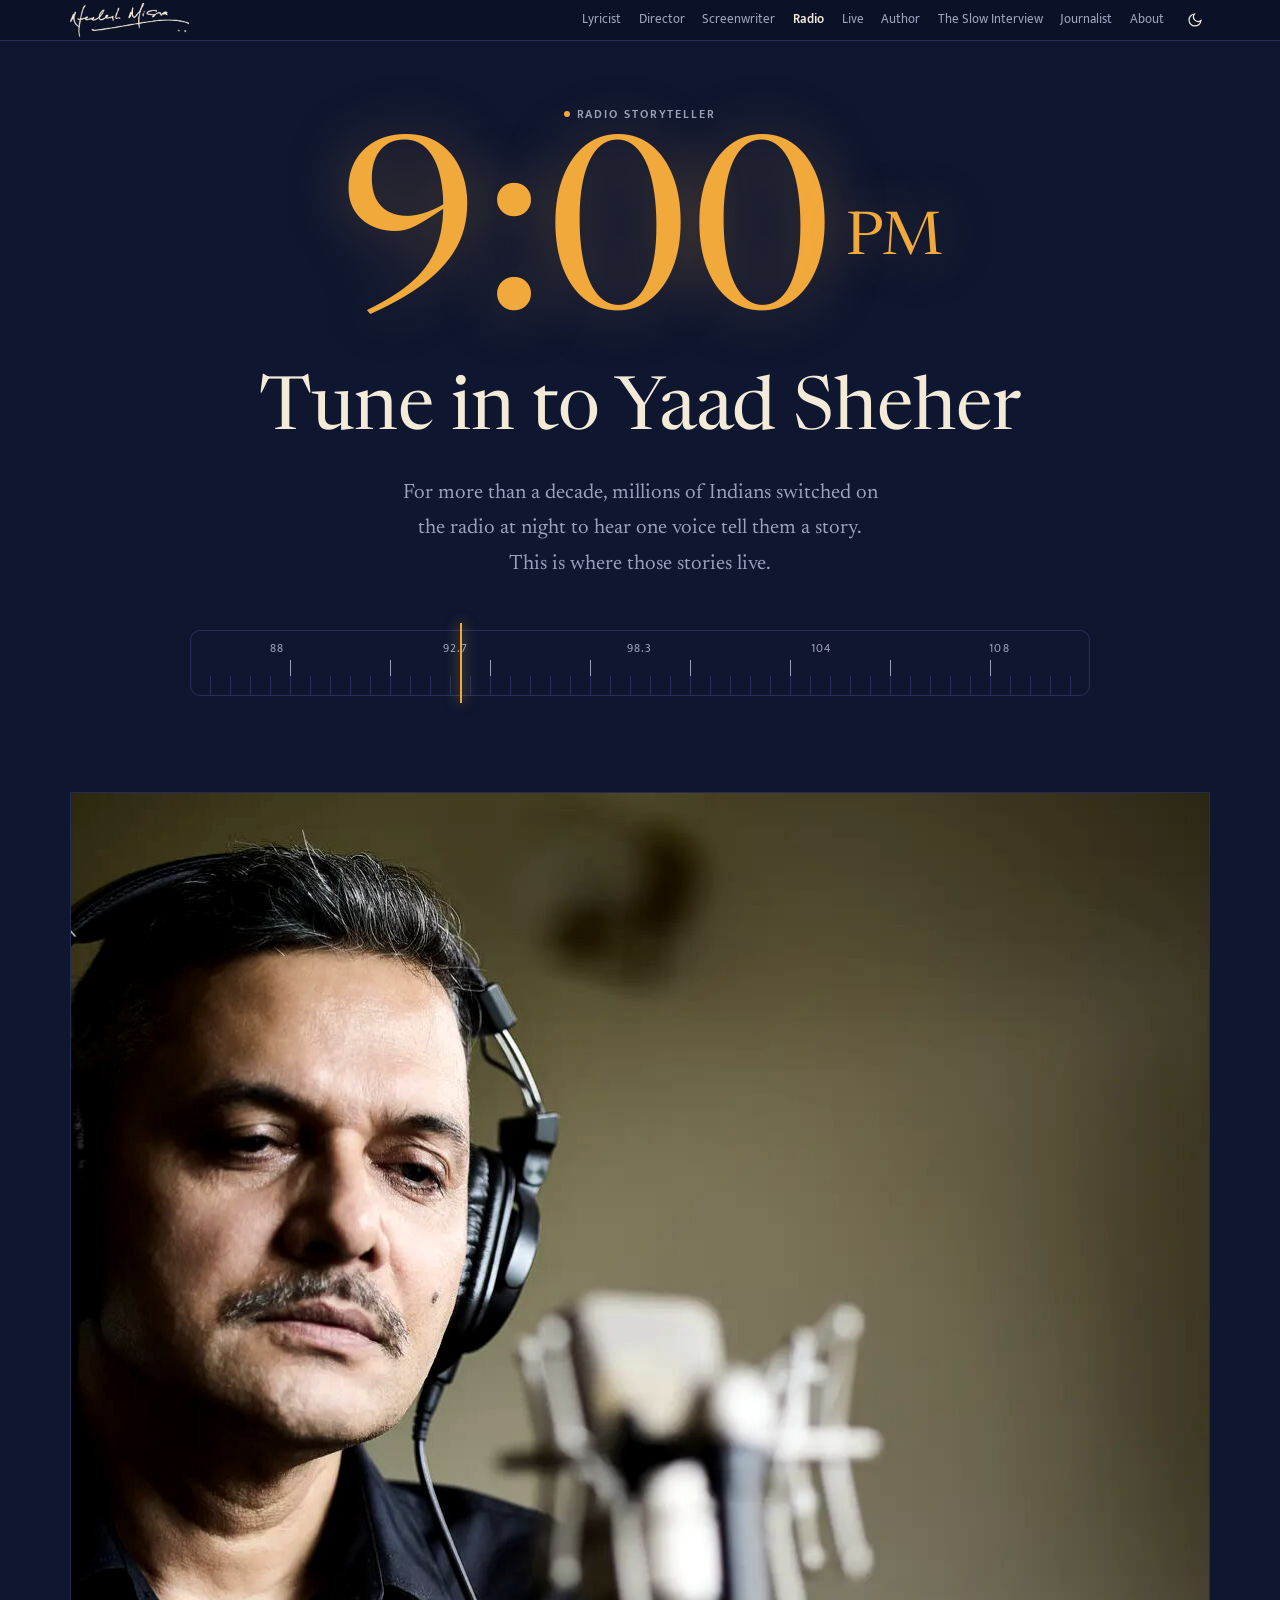
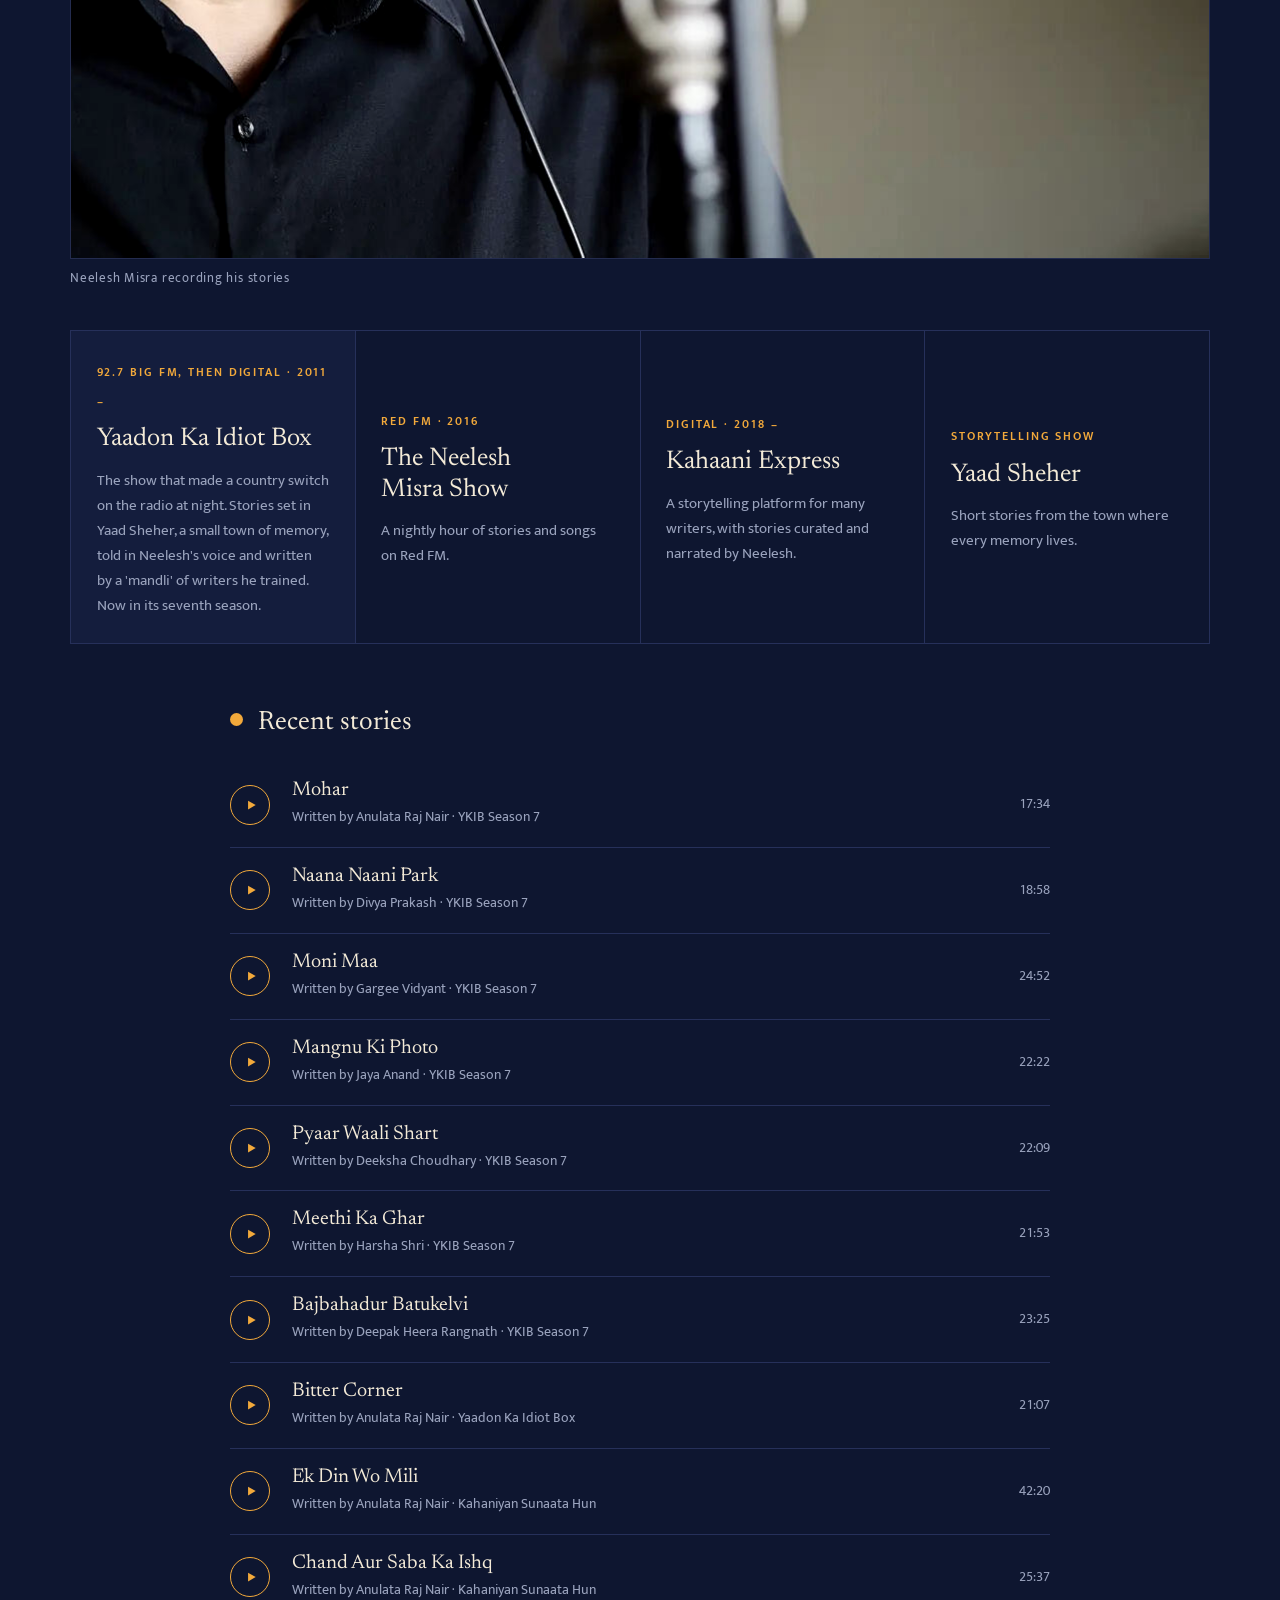
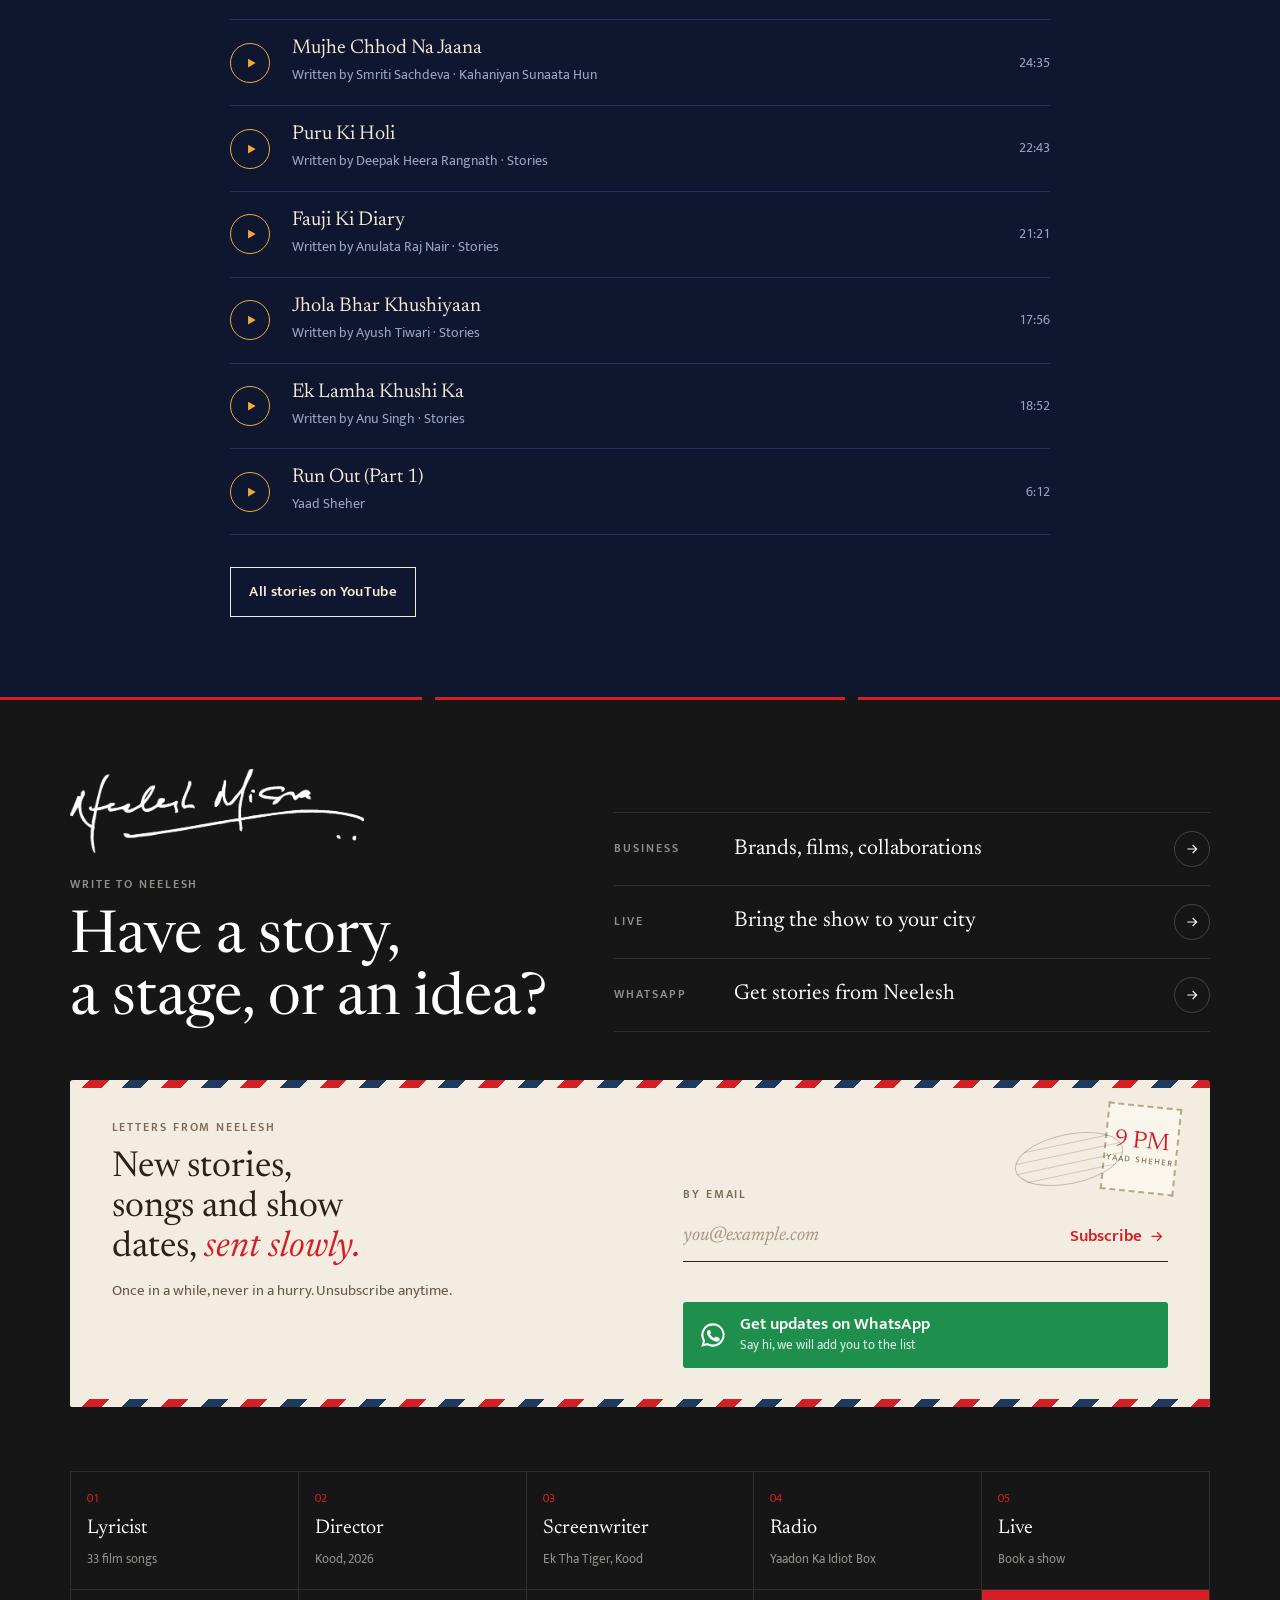
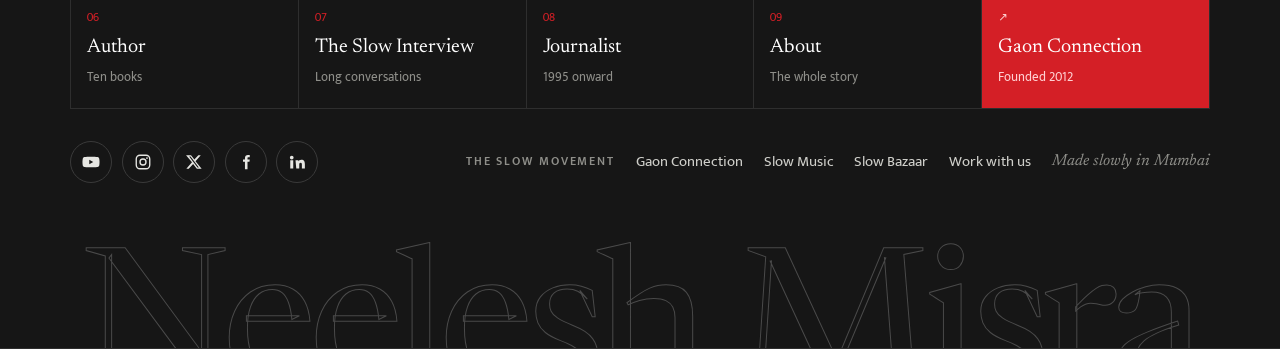
<file: radio/index.html>
<!doctype html>
<html lang="en">
<head>
<!--head-->
<meta charset="utf-8">
<meta name="viewport" content="width=device-width,initial-scale=1,viewport-fit=cover">
<link rel="preconnect" href="https://fonts.googleapis.com">
<link rel="preconnect" href="https://fonts.gstatic.com" crossorigin>
<link rel="stylesheet" href="https://fonts.googleapis.com/css2?family=Newsreader:ital,opsz,wght@0,6..72,400;0,6..72,500;1,6..72,400&family=Mukta:wght@400;600&family=Tiro+Devanagari+Hindi&family=Courier+Prime&display=swap">
<script>(function(){try{var t=localStorage.getItem("nm-theme");if(t==="dark"||t==="light")document.documentElement.setAttribute("data-theme",t)}catch(e){}})();</script>
<link rel="icon" href="../favicon.ico">
<!--/head-->
<title>Neelesh Misra · Radio</title>
<meta name="description" content="Yaadon Ka Idiot Box, The Neelesh Misra Show, Kahaani Express: the stories that made India tune in at 9 PM.">
<meta property="og:title" content="Neelesh Misra · Radio">
<meta property="og:description" content="Yaadon Ka Idiot Box and the 9 PM ritual.">
<link rel="stylesheet" href="../assets/site.css?v=1793856585">
</head>
<body class="s-radio" data-page="radio" data-root="../">
<header id="ubar"></header>
<main>
  <section class="wrap dial">
    <p class="label dot">Radio storyteller</p>
    <div class="clock" aria-hidden="true">9:00<small>PM</small></div>
    <h1>Tune in to Yaad Sheher</h1>
    <p class="lede">For more than a decade, millions of Indians switched on the radio at night to hear one voice tell them a story. This is where those stories live.</p>
    <div class="band" aria-hidden="true"><div class="freq"><span>88</span><span>92.7</span><span>98.3</span><span>104</span><span>108</span></div><div class="needle" id="needle"></div></div>
  </section>
  <figure class="wrap studio"><img src="../assets/img/nm-recording-studio.jpg" alt="Neelesh Misra recording his stories" loading="lazy" width="1600" height="1067"><figcaption>Neelesh Misra recording his stories</figcaption></figure>
  <section class="wrap">
    <div class="stations" id="stations" role="group" aria-label="Shows"></div>
  </section>
  <section class="wrap eps" aria-label="Episodes">
    <h2 class="sec-title dot">Recent stories</h2>
    <div id="eps"></div>
    <p style="margin-top:2rem"><a class="btn" href="https://www.youtube.com/@NeeleshMisra">All stories on YouTube</a></p>
  </section>
</main>
<footer id="foot"></footer>
<script src="../assets/data.js?v=1793856585"></script>
<script src="../assets/app.js?v=1793856585"></script>
<script>
NM.page=function(){
  var E=NM.esc,I=NM.icon,pos=[30,22,62,45];
  NM.$("#stations").innerHTML=NM.radio.map(function(r,i){return '<button class="station" data-i="'+i+'" aria-pressed="'+(i===0)+'"><span class="label">'+E(r.where)+(r.y?" · "+E(r.y):"")+'</span><h3>'+E(r.t)+'</h3><p>'+E(r.body)+'</p></button>'}).join("");
  NM.$("#eps").innerHTML=NM.episodes.map(function(e){return '<a class="ep" href="'+NM.watchHref(e.yt,e.t+" "+e.by+" Neelesh Misra")+'" target="_blank" rel="noopener"><span class="pb">'+I.play+'</span><span><h3>'+E(e.t)+'</h3><small>'+(e.by?"Written by "+E(e.by)+" · ":"")+E(e.show)+'</small></span><span class="d">'+E(e.d)+'</span></a>'}).join("");
  document.addEventListener("click",function(e){var b=e.target.closest(".station");if(!b)return;NM.$$(".station").forEach(function(x){x.setAttribute("aria-pressed",x===b)});NM.$("#needle").style.left=pos[+b.getAttribute("data-i")]+"%"});
};
</script>
</body>
</html>
</file>
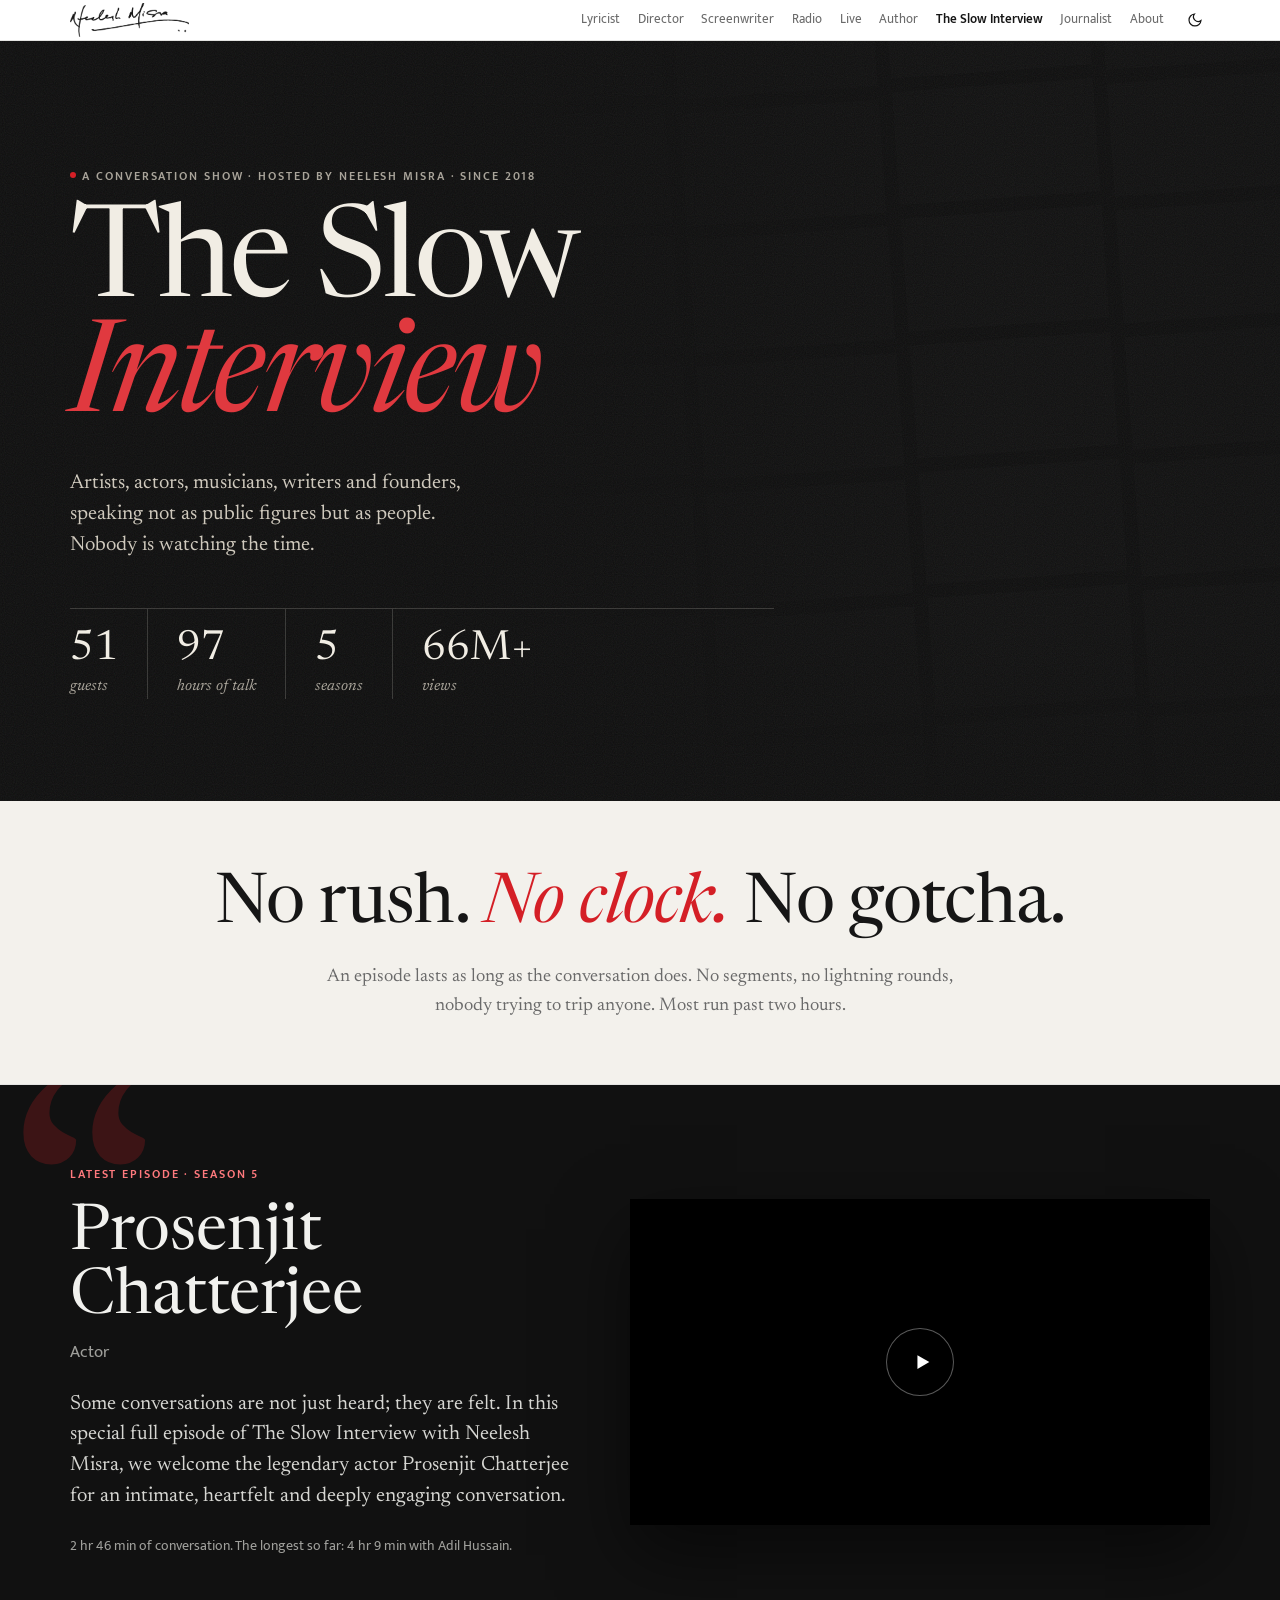
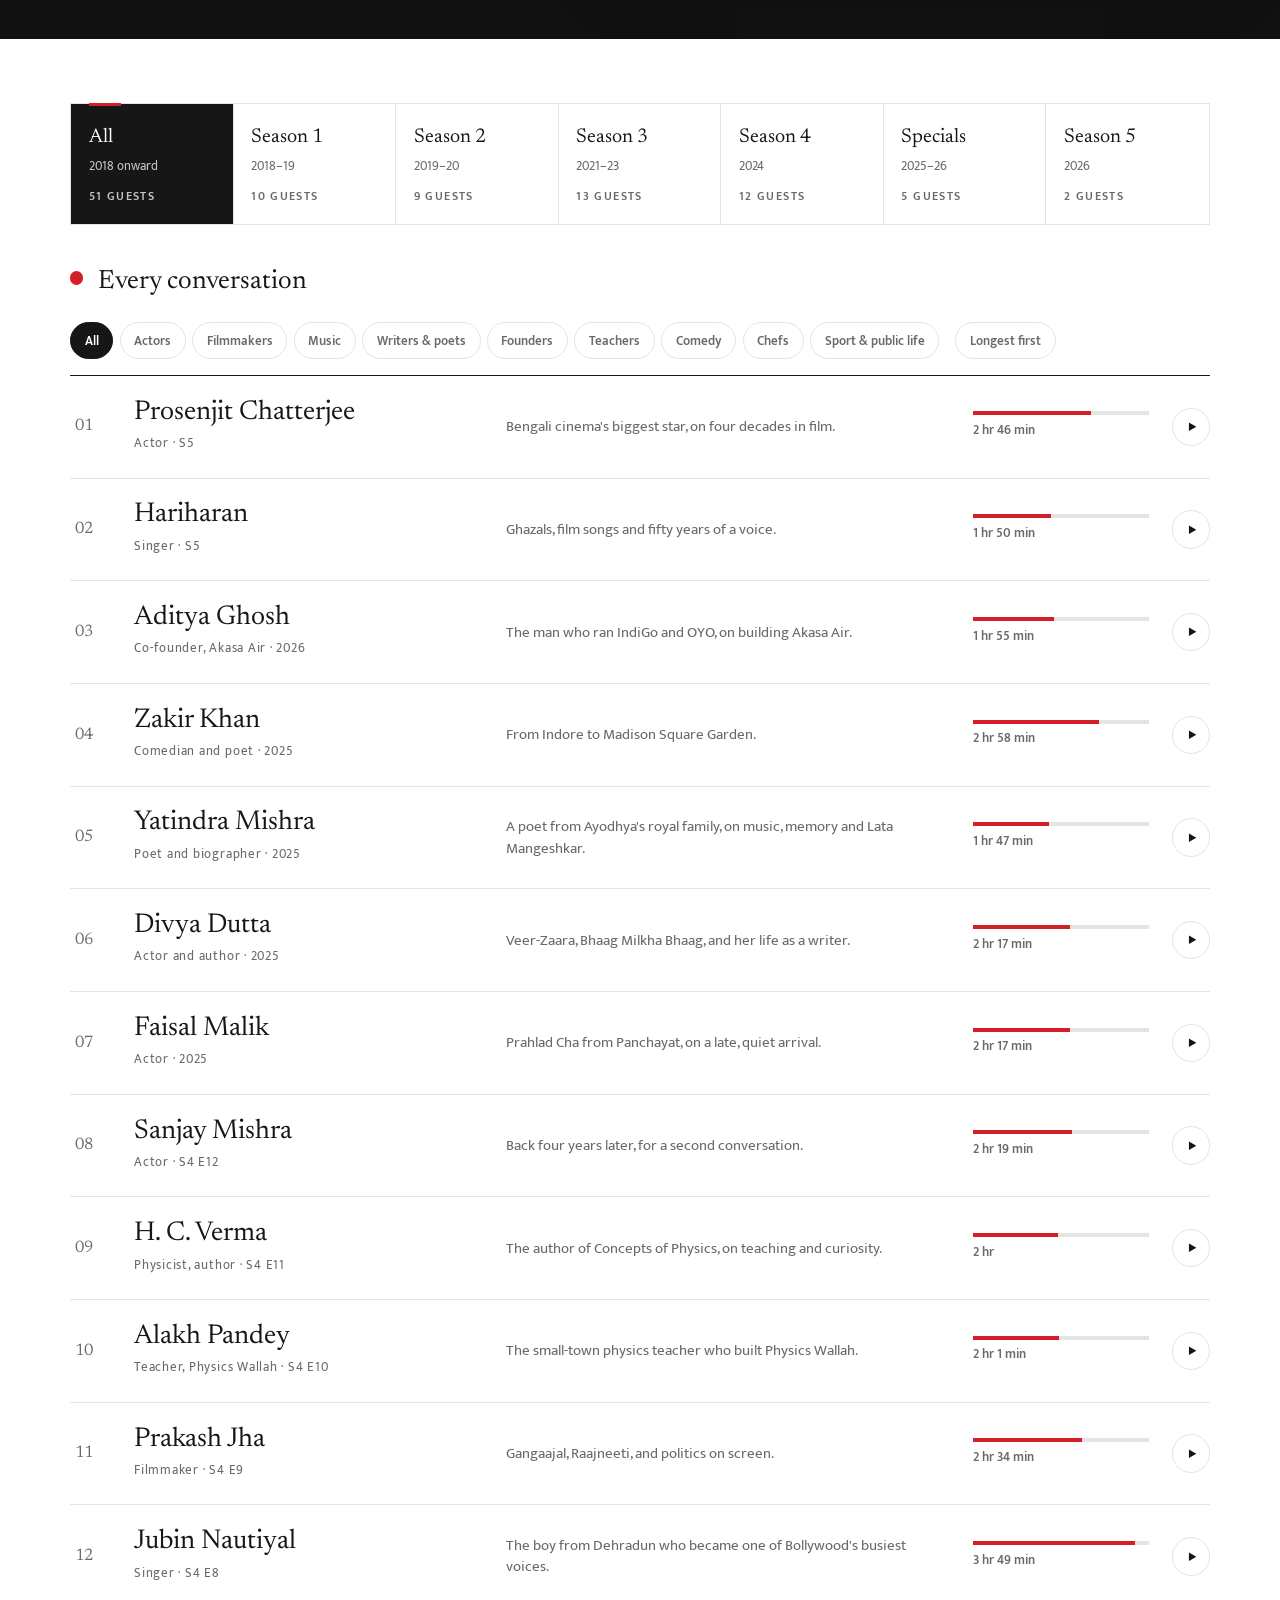
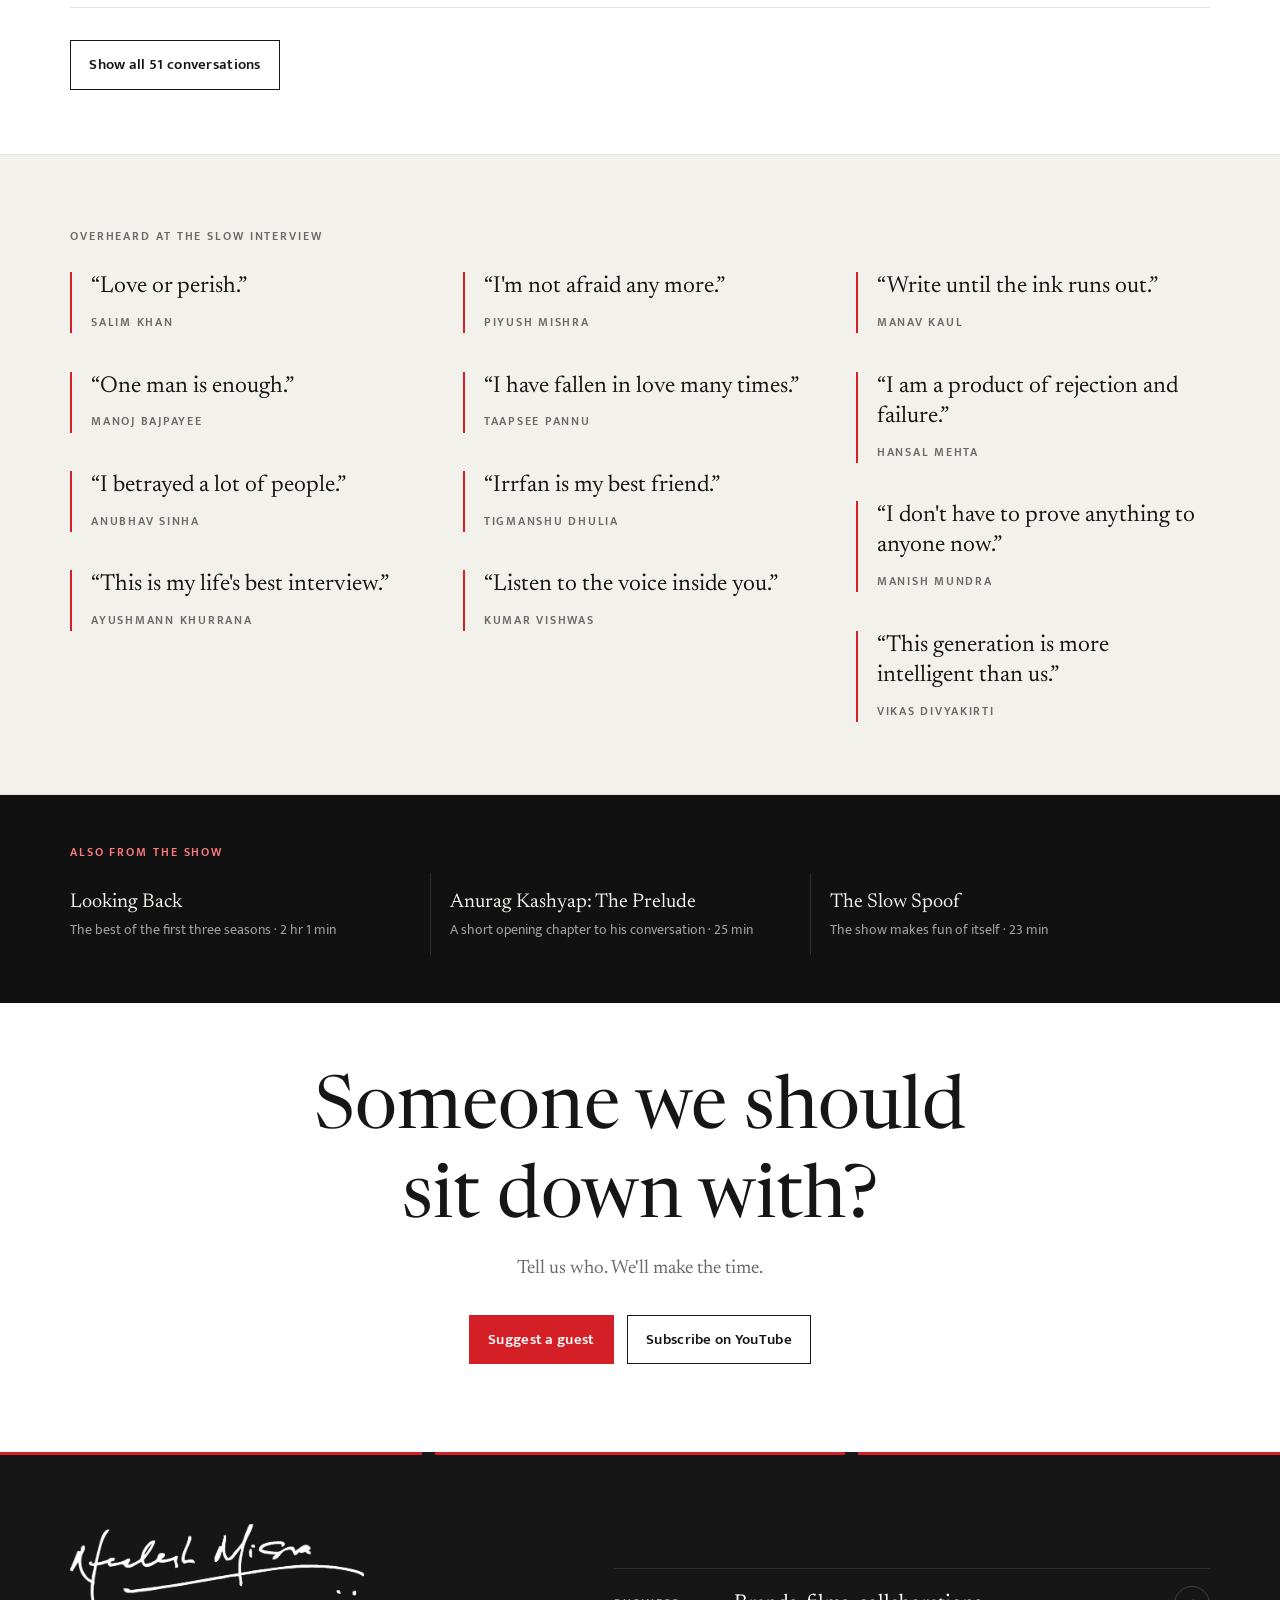
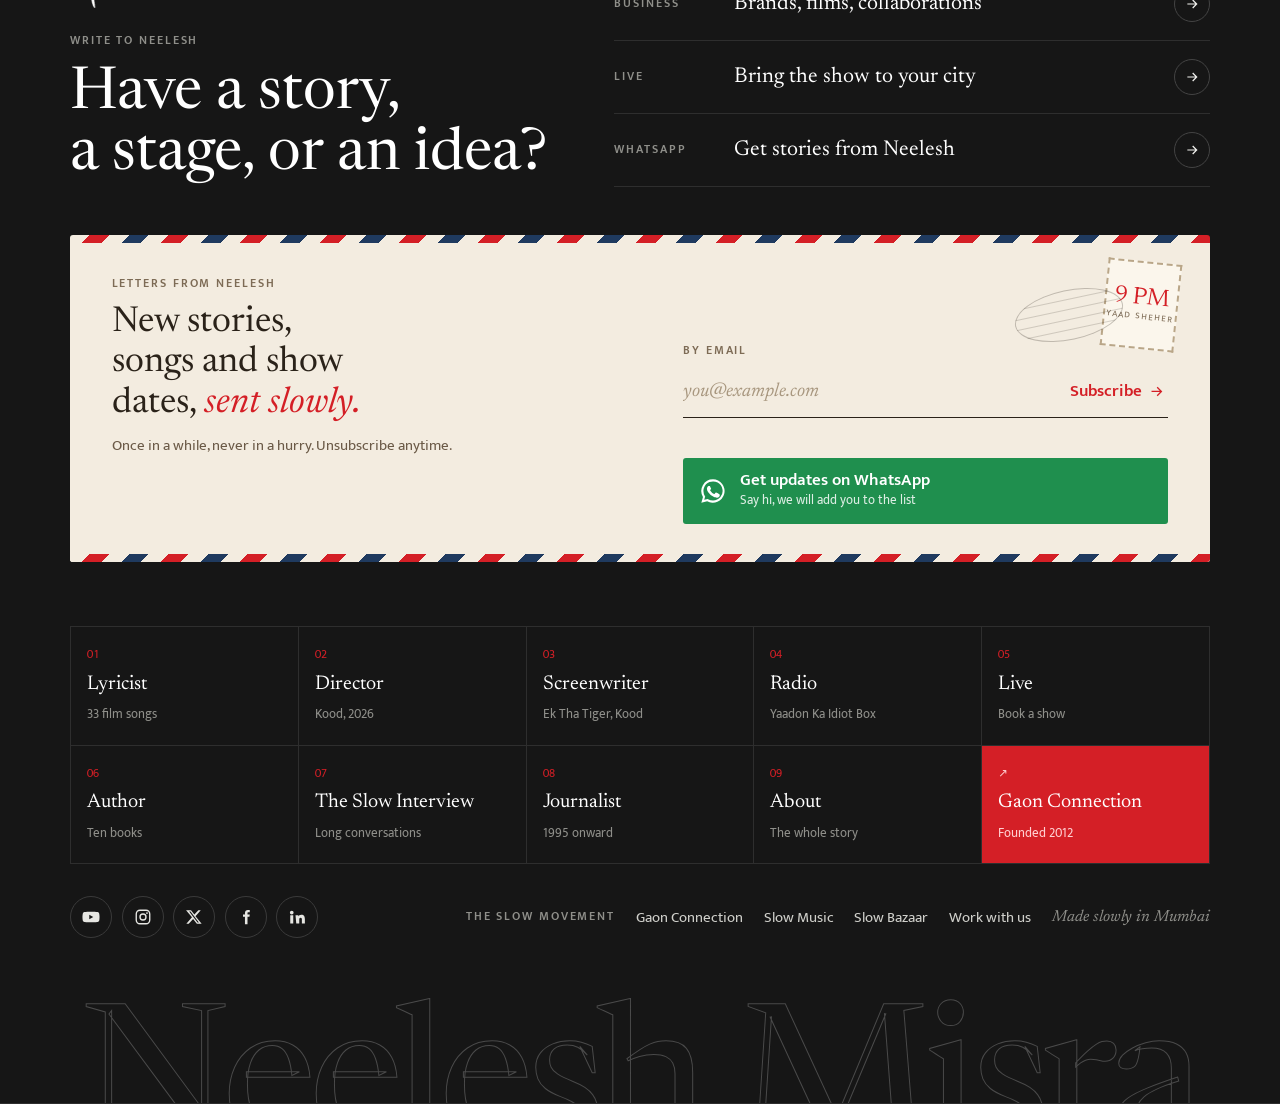
<file: slow-interview/index.html>
<!doctype html>
<html lang="en">
<head>
<!--head-->
<meta charset="utf-8">
<meta name="viewport" content="width=device-width,initial-scale=1,viewport-fit=cover">
<link rel="preconnect" href="https://fonts.googleapis.com">
<link rel="preconnect" href="https://fonts.gstatic.com" crossorigin>
<link rel="stylesheet" href="https://fonts.googleapis.com/css2?family=Newsreader:ital,opsz,wght@0,6..72,400;0,6..72,500;1,6..72,400&family=Mukta:wght@400;600&family=Tiro+Devanagari+Hindi&family=Courier+Prime&display=swap">
<script>(function(){try{var t=localStorage.getItem("nm-theme");if(t==="dark"||t==="light")document.documentElement.setAttribute("data-theme",t)}catch(e){}})();</script>
<link rel="icon" href="../favicon.ico">
<!--/head-->
<title>The Slow Interview with Neelesh Misra</title>
<meta name="description" content="Long, unhurried conversations with actors, musicians, founders and thinkers. Hosted by Neelesh Misra.">
<meta property="og:title" content="The Slow Interview with Neelesh Misra">
<meta property="og:description" content="No rush. No clock. No gotcha. Long conversations with people who have lived interesting lives.">
<link rel="stylesheet" href="../assets/site.css?v=1793856585">
</head>
<body class="s-si" data-page="slow-interview" data-root="../">
<header id="ubar"></header>
<main>
  <!-- 1. Opening: a slow wall of faces -->
  <section class="si-hero">
    <div class="si-wall" id="wall" aria-hidden="true"></div>
    <div class="wrap si-hero-in">
      <p class="label dot">A conversation show · hosted by Neelesh Misra · since 2018</p>
      <h1>The Slow<br><i>Interview</i></h1>
      <p class="lede">Artists, actors, musicians, writers and founders, speaking not as public figures but as people. Nobody is watching the time.</p>
      <dl class="si-stats" id="stats"></dl>
    </div>
  </section>

  <!-- 2. The three rules -->
  <section class="si-rules" aria-label="The rules">
    <div class="wrap">
      <p class="rules-line"><span>No rush.</span> <span>No clock.</span> <span>No gotcha.</span></p>
      <p class="rules-sub">An episode lasts as long as the conversation does. No segments, no lightning rounds, nobody trying to trip anyone. Most run past two hours.</p>
    </div>
  </section>

  <!-- 3. Featured conversation -->
  <section class="si-feat" aria-label="Featured conversation"><div class="wrap" id="feat"></div></section>

  <!-- 4. Seasons -->
  <section class="wrap si-seasons" aria-label="Seasons"><div class="seas" id="seas" role="group" aria-label="Filter by season"></div></section>

  <!-- 5. The guest index -->
  <section class="wrap si-index" aria-label="All conversations">
    <div class="si-index-head">
      <h2 class="sec-title dot">Every conversation</h2>
      <div class="si-tools">
        <div class="chips" id="chips" role="group" aria-label="Filter by field"></div>
        <button class="sortbtn" id="sort" aria-pressed="false">Longest first</button>
      </div>
    </div>
    <ol class="si-list" id="list"></ol>
    <button class="btn si-more" id="more" hidden></button>
  </section>

  <!-- 5. Quote wall -->
  <section class="si-quotes" aria-label="Things guests said"><div class="wrap"><p class="label">Overheard at The Slow Interview</p><div class="qwall" id="quotes"></div></div></section>

  <!-- 6. Also from the show -->
  <section class="wrap si-day" id="day" aria-label="Also from the show"></section>

  <!-- 7. Close -->
  <section class="wrap si-cta">
    <h2>Someone we should sit down with?</h2>
    <p>Tell us who. We'll make the time.</p>
    <div class="si-cta-btns"><a class="btn solid" id="suggest" href="#">Suggest a guest</a><a class="btn" href="https://www.youtube.com/@NeeleshMisra">Subscribe on YouTube</a></div>
  </section>
</main>
<footer id="foot"></footer>
<script src="../assets/data.js?v=1793856585"></script>
<script src="../assets/app.js?v=1793856585"></script>
<script>
NM.page=function(){
  var E=NM.esc,I=NM.icon,P=NM.person,all=NM.interviews;
  function tot(v){return v.parts.reduce(function(a,p){return a+p.s},0)}
  function nice(s){if(!s)return "";var h=Math.floor(s/3600),m=Math.round((s%3600)/60);if(m===60){h++;m=0}return h?(h+" hr"+(m?" "+m+" min":"")):m+" min"}
  function hms(t){var p=t.split(":").map(Number),s=0;p.forEach(function(x){s=s*60+x});return s}
  var talks=all;
  var max=Math.max.apply(null,talks.map(tot)),hours=all.reduce(function(a,v){return a+tot(v)},0)/3600;
  var longest=talks.slice().sort(function(a,b){return tot(b)-tot(a)})[0];

  function big(n){return n>=1e6?(n/1e6).toFixed(n>=1e7?0:1).replace(/\.0$/,"")+"M":n>=1e3?Math.round(n/1e3)+"K":String(n)}
  var st=[[talks.length,"guests"],[Math.floor(hours),"hours of talk"],[5,"seasons"]];
  if(NM.siViews)st.push([big(NM.siViews)+"+","views"]);
  NM.$("#stats").innerHTML=st.map(function(s){return '<div><dt>'+s[1]+'</dt><dd>'+s[0]+'</dd></div>'}).join("");
  /* the wall: every guest, drifting very slowly */
  var ids=talks.map(function(v){return v.parts[0].yt}),cols=[[],[],[],[]];
  ids.forEach(function(id,i){cols[i%4].push(id)});
  NM.$("#wall").innerHTML=cols.map(function(c,ci){var im=c.concat(c).map(function(id){return '<span style="background-image:url(https://i.ytimg.com/vi/'+id+'/mqdefault.jpg)"></span>'}).join("");return '<div class="col" style="--d:'+(220+ci*45)+'s;--o:'+(ci%2?'-50%':'0%')+'">'+im+'</div>'}).join("");

  /* featured */
  var f=talks.filter(function(v){return v.t==="Prosenjit Chatterjee"})[0];
  NM.$("#feat").innerHTML='<div class="f-q rv"><p class="label">Latest episode · Season '+f.season+'</p><h2 class="f-name">'+E(f.t)+'</h2><p class="f-role">'+E(f.role)+'</p><blockquote class="f-hook">'+E(f.about||f.hook)+'</blockquote><p class="len">'+nice(tot(f))+' of conversation. The longest so far: '+nice(tot(longest))+' with '+E(longest.t)+'.</p></div><div class="f-v rv">'+NM.video({yt:f.parts[0].yt,q:f.t+" The Slow Interview"})+'</div>';

  /* seasons */
  var SEAS=[["1","2018–19"],["2","2019–20"],["3","2021–23"],["4","2024"],["","2025–26"],["5","2026"]];
  NM.$("#seas").innerHTML='<button class="sea" data-s="*" aria-pressed="true"><b>All</b><span>2018 onward</span><em>'+talks.length+' guests</em></button>'+SEAS.map(function(x){var n=talks.filter(function(v){return String(v.season)===x[0]}).length;return '<button class="sea" data-s="'+x[0]+'" aria-pressed="false"><b>'+(x[0]?'Season '+x[0]:'Specials')+'</b><span>'+x[1]+'</span><em>'+n+' guest'+(n>1?'s':'')+'</em></button>'}).join("");

  /* index */
  var fields=["All"];talks.forEach(function(v){if(fields.indexOf(v.field)<0)fields.push(v.field)});
  var order=["All","Actors","Filmmakers","Music","Writers & poets","Founders","Teachers","Comedy","Chefs","Sport & public life"];
  fields.sort(function(a,b){return order.indexOf(a)-order.indexOf(b)});
  var cur="All",sea="*",byLen=false,showAll=false,LIM=12;
  NM.$("#chips").innerHTML=fields.map(function(x,i){return '<button class="chip" data-f="'+E(x)+'" aria-pressed="'+(i===0)+'">'+E(x)+'</button>'}).join("");
  function row(v,n){var s=tot(v);
    return '<li class="si-row" data-k="'+all.indexOf(v)+'">'+
      '<button class="si-head" aria-expanded="false"><span class="n">'+String(n).padStart(2,"0")+'</span>'+
      '<span class="g"><b>'+E(v.t)+'</b><small>'+E(v.role)+' · '+(v.season?'S'+v.season+(v.ep?' E'+v.ep:''):v.date.slice(0,4))+'</small></span>'+
      (v.q?'<span class="q">“'+E(v.q)+'”</span>':'<span class="q hook">'+E(v.hook)+'</span>')+
      '<span class="len"><span class="bar"><i style="width:'+Math.max(4,s/max*100)+'%"></i></span><em>'+nice(s)+(v.parts.length>1?' · '+v.parts.length+' parts':'')+'</em></span>'+
      '<span class="pl">'+I.play+'</span></button><div class="si-body" hidden></div></li>'}
  function draw(){
    var L=talks.filter(function(v){return (cur==="All"||v.field===cur)&&(sea==="*"||String(v.season)===sea)});
    L=byLen?L.slice().sort(function(a,b){return tot(b)-tot(a)}):L.slice().reverse();
    var n=L.length,V=showAll?L:L.slice(0,LIM);
    NM.$("#list").innerHTML=n?V.map(function(v,i){return row(v,i+1)}).join(""):'<li class="si-empty">No conversations here yet.</li>';
    var m=NM.$("#more");m.hidden=n<=LIM;m.textContent=showAll?"Show fewer":"Show all "+n+" conversations";
  }
  draw();
  function player(v,pi,at){var p=v.parts[pi];
    return at==null?NM.video({yt:p.yt,q:v.t+" The Slow Interview"}):'<div class="vid"><iframe src="https://www.youtube-nocookie.com/embed/'+p.yt+'?autoplay=1&rel=0&start='+at+'" allow="autoplay; encrypted-media; picture-in-picture" allowfullscreen title="'+E(v.t)+'"></iframe></div>'}
  function notes(v,pi){var p=v.parts[pi];
    var tabs=v.parts.length>1?'<div class="parts">'+v.parts.map(function(x,i){return '<button data-p="'+i+'" aria-pressed="'+(i===pi)+'">Part '+(i+1)+' · '+nice(x.s)+'</button>'}).join("")+'</div>':'';
    var ch=(p.ch||[]).map(function(c){return '<li><button data-at="'+hms(c[0])+'"><span>'+E(c[0])+'</span>'+E(c[1])+'</button></li>'}).join("");
    var M=['January','February','March','April','May','June','July','August','September','October','November','December'],dt=v.date.split('-');
    return tabs+'<p class="meta">'+(v.season?'Season '+v.season+(v.ep?', episode '+v.ep:'')+' · ':'')+M[+dt[1]-1]+' '+dt[0]+' · '+nice(p.s)+'</p>'+(v.about?'<p>'+E(v.about)+'</p>':'')+(ch?'<p class="label">Jump to a moment</p><ol class="chap">'+ch+'</ol>':'')+
      '<a class="lnk" href="https://www.youtube.com/watch?v='+p.yt+'" target="_blank" rel="noopener">Watch on YouTube '+I.arrow+'</a>'}
  function open(li,pi){var v=all[+li.getAttribute("data-k")],b=NM.$(".si-body",li);li._pi=pi||0;
    b.innerHTML='<div class="si-player">'+player(v,li._pi)+'</div><div class="si-notes">'+notes(v,li._pi)+'</div>';
    b.hidden=false;NM.$(".si-head",li).setAttribute("aria-expanded","true");li.classList.add("open")}
  document.addEventListener("click",function(e){
    var c=e.target.closest(".chip");if(c){cur=c.getAttribute("data-f");NM.$$(".chip").forEach(function(x){x.setAttribute("aria-pressed",x===c)});draw();return}
    var se=e.target.closest(".sea");if(se){sea=se.getAttribute("data-s");NM.$$(".sea").forEach(function(x){x.setAttribute("aria-pressed",x===se)});draw();return}
    if(e.target.closest("#more")){showAll=!showAll;draw();if(!showAll)NM.$(".si-index").scrollIntoView();return}
    if(e.target.closest("#sort")){byLen=!byLen;var sb=NM.$("#sort");sb.setAttribute("aria-pressed",byLen);sb.textContent=byLen?"Newest first":"Longest first";draw();return}
    var li=e.target.closest(".si-row");if(!li)return;var v=all[+li.getAttribute("data-k")];
    var pb=e.target.closest("[data-p]");if(pb){open(li,+pb.getAttribute("data-p"));return}
    var at=e.target.closest("[data-at]");if(at){NM.$(".si-player",li).innerHTML=player(v,li._pi||0,at.getAttribute("data-at"));return}
    var h=e.target.closest(".si-head");if(h){
      if(li.classList.contains("open")){li.classList.remove("open");h.setAttribute("aria-expanded","false");var bd=NM.$(".si-body",li);bd.hidden=true;bd.innerHTML=""}
      else open(li,0)}
  });

  /* quotes */
  NM.$("#quotes").innerHTML=talks.filter(function(v){return v.q&&v!==f}).map(function(v){return '<figure class="rv"><blockquote>“'+E(v.q)+'”</blockquote><figcaption>'+E(v.t)+'</figcaption></figure>'}).join("");

  /* also from the show */
  NM.$("#day").innerHTML='<div class="day-more day-solo"><p class="label">Also from the show</p>'+NM.interviewExtras.map(function(x){return '<a href="https://www.youtube.com/watch?v='+x.yt+'" target="_blank" rel="noopener"><b>'+E(x.t)+'</b><span>'+E(x.hook)+' · '+nice(x.s)+'</span></a>'}).join("")+'</div>';

  NM.$("#suggest").href=P.enquiry;
};
</script>
</body>
</html>
</file>
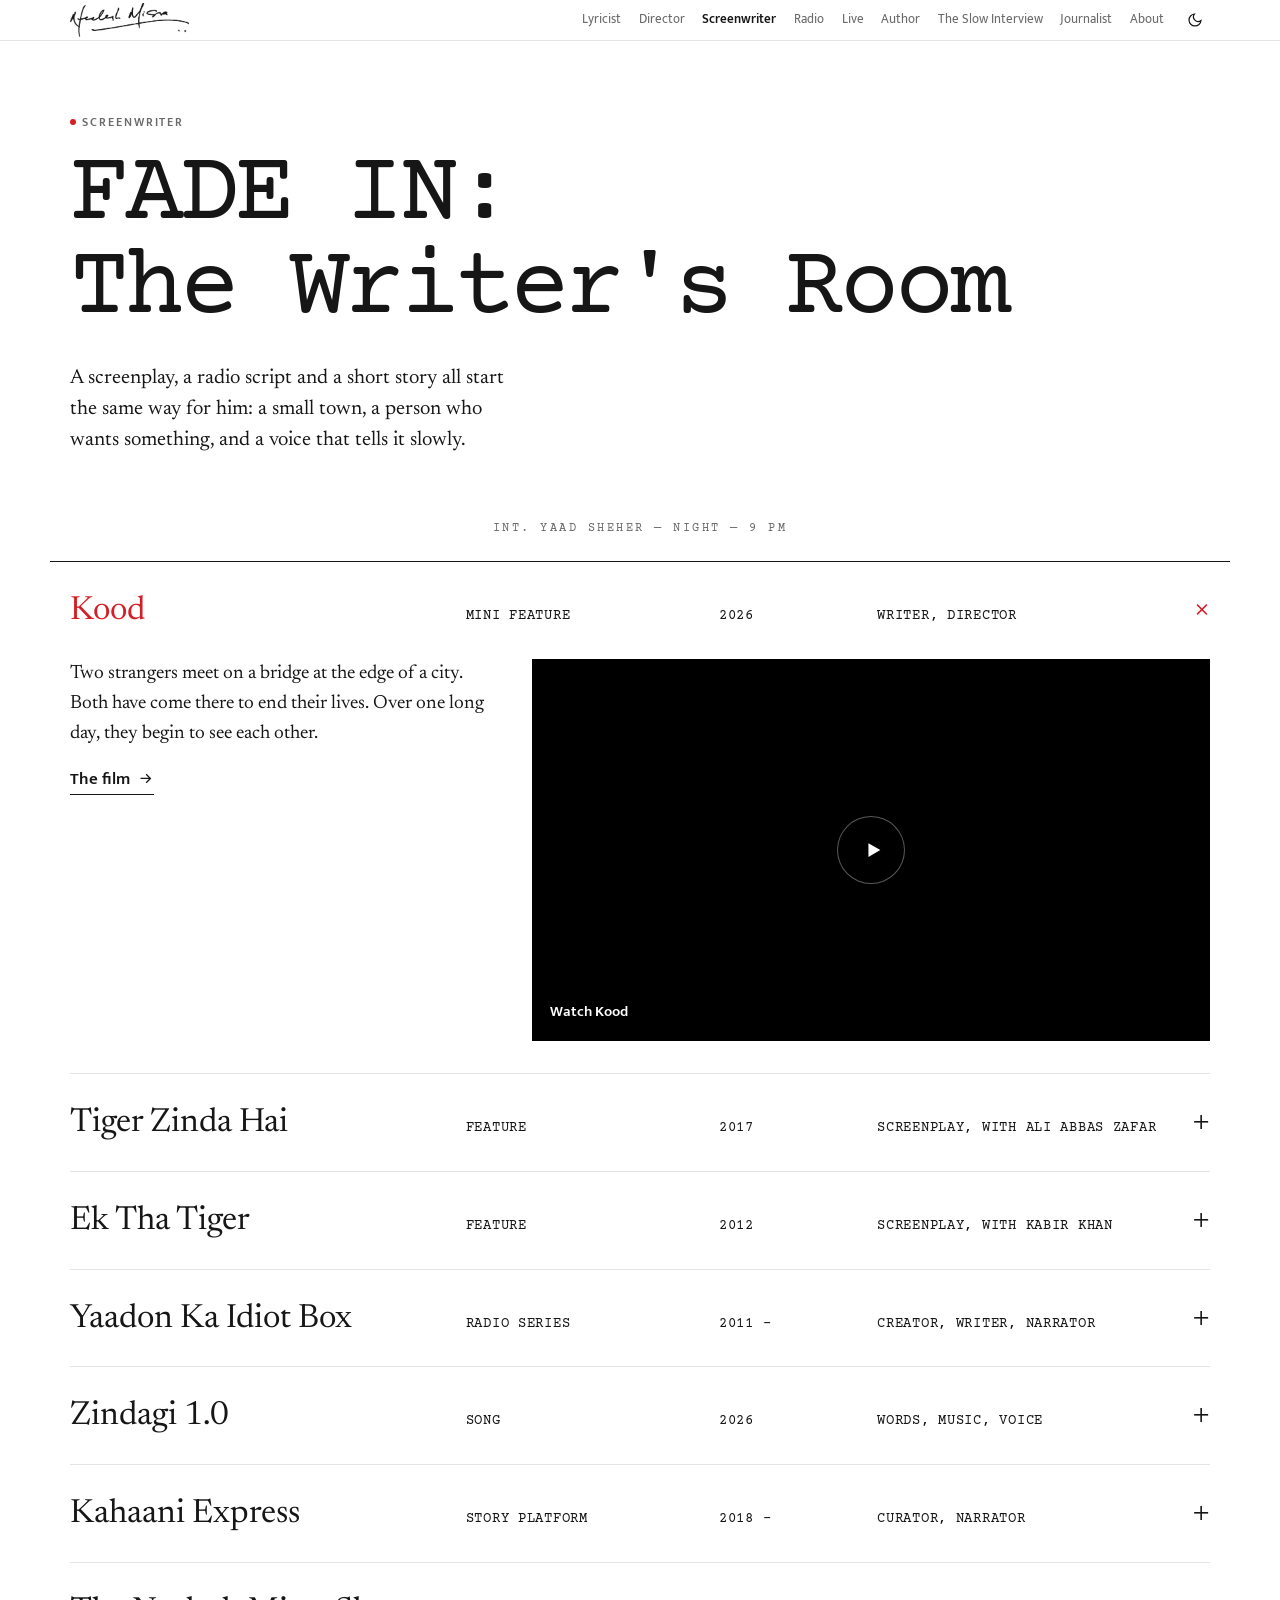
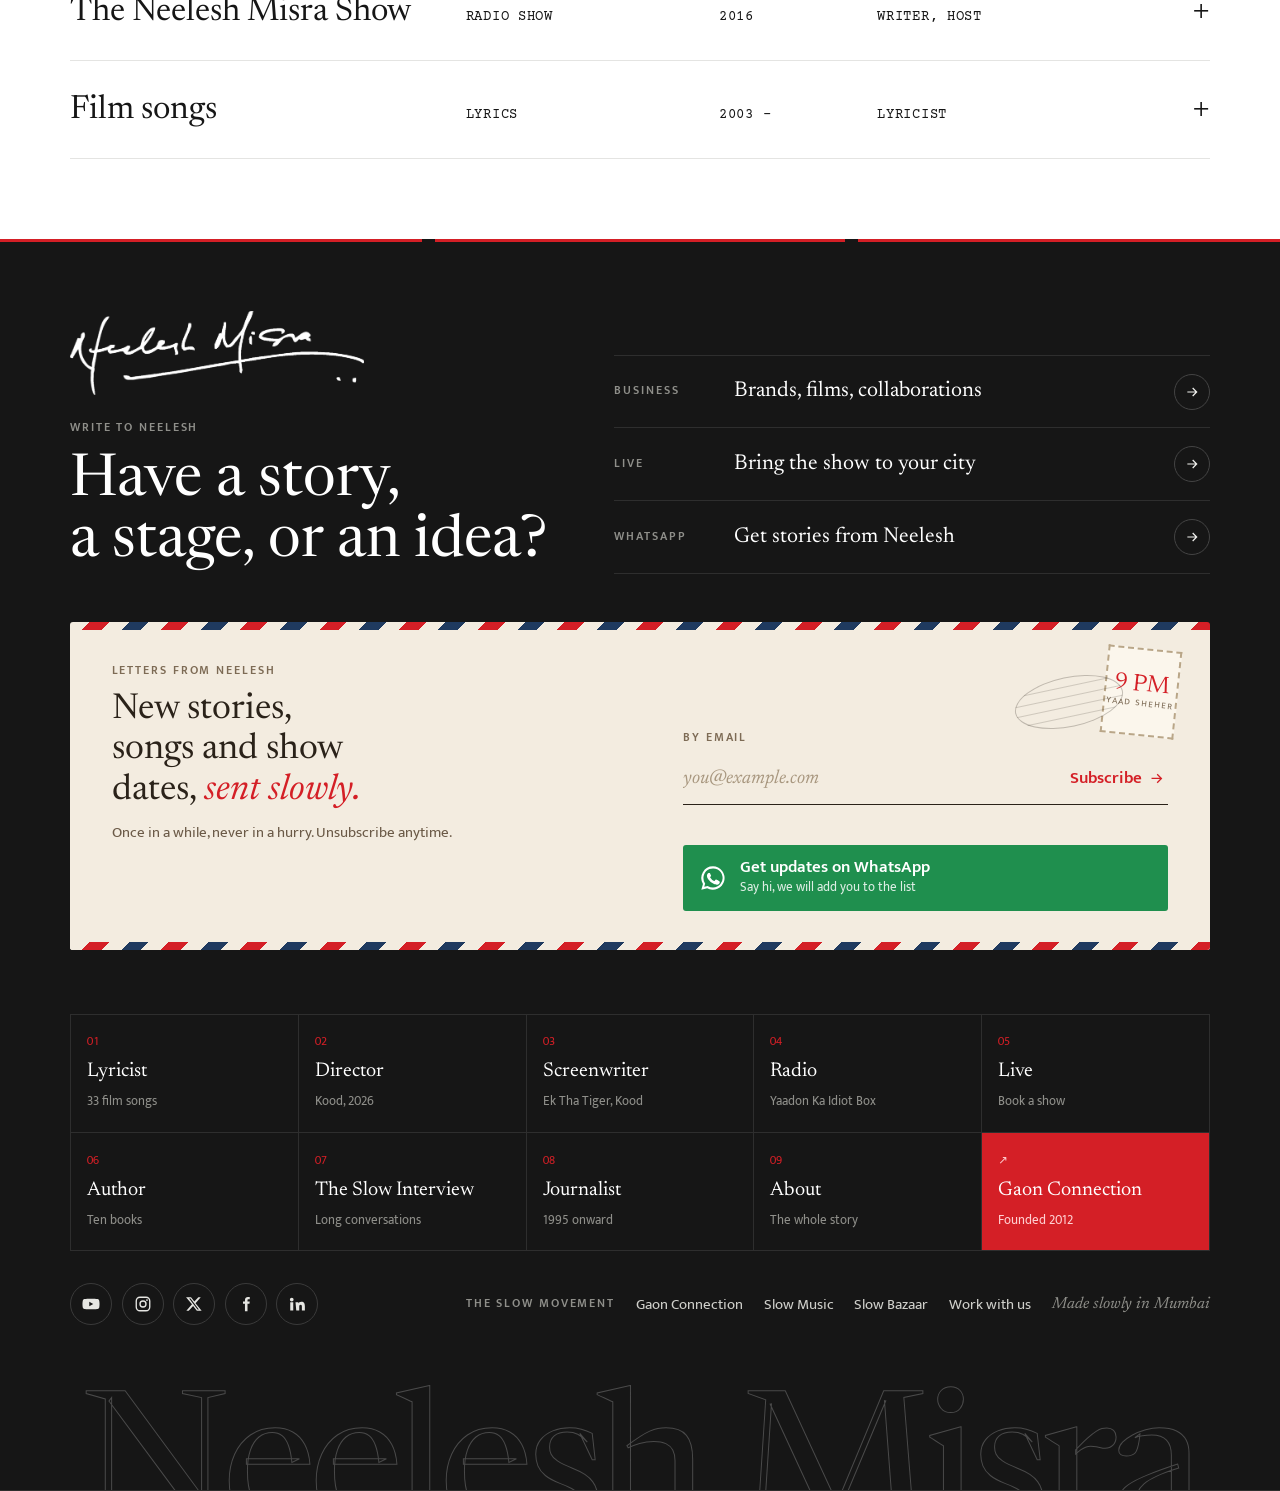
<file: writer/index.html>
<!doctype html>
<html lang="en">
<head>
<!--head-->
<meta charset="utf-8">
<meta name="viewport" content="width=device-width,initial-scale=1,viewport-fit=cover">
<link rel="preconnect" href="https://fonts.googleapis.com">
<link rel="preconnect" href="https://fonts.gstatic.com" crossorigin>
<link rel="stylesheet" href="https://fonts.googleapis.com/css2?family=Newsreader:ital,opsz,wght@0,6..72,400;0,6..72,500;1,6..72,400&family=Mukta:wght@400;600&family=Tiro+Devanagari+Hindi&family=Courier+Prime&display=swap">
<script>(function(){try{var t=localStorage.getItem("nm-theme");if(t==="dark"||t==="light")document.documentElement.setAttribute("data-theme",t)}catch(e){}})();</script>
<link rel="icon" href="../favicon.ico">
<!--/head-->
<title>Neelesh Misra · Screenwriter &amp; Storyteller</title>
<meta name="description" content="Screenplays, radio scripts and stories written by Neelesh Misra: Kood, Yaadon Ka Idiot Box, Yaad Sheher, Kahaani Express.">
<meta property="og:title" content="Neelesh Misra · The Writer's Room">
<link rel="stylesheet" href="../assets/site.css?v=1793856585">
</head>
<body class="s-writer" data-page="writer" data-root="../">
<header id="ubar"></header>
<main>
  <section class="wrap mast">
    <p class="label kicker dot">Screenwriter</p>
    <h1>FADE IN:<br>The Writer's Room</h1>
    <p class="lede">A screenplay, a radio script and a short story all start the same way for him: a small town, a person who wants something, and a voice that tells it slowly.</p>
  </section>
  <p class="quote-line mono">INT. YAAD SHEHER — NIGHT — 9 PM</p>
  <section class="wrap acc" id="acc" aria-label="Written work"></section>
</main>
<footer id="foot"></footer>
<script src="../assets/data.js?v=1793856585"></script>
<script src="../assets/app.js?v=1793856585"></script>
<script>
NM.page=function(){
  var k=NM.kood, I=NM.icon;
  var rows=NM.screenplays.map(function(r){return {t:r.t,type:r.type,y:r.y,role:r.role,p:r.p,v:NM.video({yt:r.yt,cap:r.t+" · Trailer",q:r.q}),go:["https://www.youtube.com/results?search_query="+encodeURIComponent(r.q),"Watch the trailer"]}});
  var extra=[    {t:"Kood",type:"Mini feature",y:"2026",role:"Writer, director",p:k.logline,v:NM.video({yt:k.film,cap:"Watch Kood",q:"Kood official trailer Neelesh Misra",bg:k.banner}),go:["../films/","The film"]},
    {t:"Yaadon Ka Idiot Box",type:"Radio series",y:"2011 –",role:"Creator, writer, narrator",p:"He invented Yaad Sheher, a small town of memory, and a team of writers (the 'mandli') to fill it with stories. The show ran on 92.7 BIG FM and now continues online, in its seventh season.",v:NM.video({cap:"Yaadon Ka Idiot Box",q:"Yaadon Ka Idiot Box Neelesh Misra"}),go:["../radio/","Listen"]},
    {t:"Zindagi 1.0",type:"Song",y:"2026",role:"Words, music, voice",p:"The first track from Kood: written, composed and sung by Neelesh Misra.",v:NM.video({yt:NM.ownSongs[0].yt,cap:"Zindagi 1.0",q:"Zindagi 1.0 Neelesh Misra"}),go:["../lyrics/#o0","The song"]},
    {t:"Kahaani Express",type:"Story platform",y:"2018 –",role:"Curator, narrator",p:"A home for many writers. He picks the stories, shapes them for the ear, and tells them.",v:NM.video({cap:"Kahaani Express",q:"Kahaani Express Neelesh Misra"}),go:["../radio/","Listen"]},
    {t:"The Neelesh Misra Show",type:"Radio show",y:"2016",role:"Writer, host",p:"A nightly hour of stories and songs on Red FM.",v:NM.video({cap:"The Neelesh Misra Show",q:"The Neelesh Misra Show Red FM"}),go:["../radio/","More radio"]},
    {t:"Film songs",type:"Lyrics",y:"2003 –",role:"Lyricist",p:"More than thirty songs for Hindi films, from Jism and Rog to Ek Tha Tiger, Barfi! and Pagglait.",v:NM.video({cap:"Jaadu Hai Nasha Hai",q:"Jaadu Hai Nasha Hai Jism song"}),go:["../lyrics/","The songbook"]}];
  rows=[extra[0]].concat(rows,extra.slice(1));
  NM.$("#acc").innerHTML=rows.map(function(r,i){return '<details'+(i===0?' open':'')+'><summary><h3>'+r.t+'</h3><span>'+r.type+'</span><span>'+r.y+'</span><span>'+r.role+'</span><span class="pm">+</span></summary><div class="body"><div><p>'+r.p+'</p><a class="lnk" href="'+r.go[0]+'">'+r.go[1]+' '+I.arrow+'</a></div>'+r.v+'</div></details>'}).join("");
};
</script>
</body>
</html>
</file>
<file: assets/site.css>
/* Neelesh Misra — one design system, many rooms.
   Bones from Gaon Connection (paper, ink, one red, Newsreader + Mukta, red dot titles).
   Each sub-site (body.s-*) changes layout and one mood colour. */
:root{
  --bg:#ffffff; --fg:#161616; --muted:#6a6a6a; --line:#e4e4e2; --panel:#f4f4f2;
  --accent:#d41f26; --accent-2:#d41f26;
  --dark:#161616; --on-dark:#f1f1ee;
  --f-disp:"Newsreader",Georgia,"Times New Roman",serif;
  --f-hi:"Tiro Devanagari Hindi","Noto Serif Devanagari",serif;
  --f-body:"Mukta",system-ui,sans-serif;
  --s-1:.84rem; --s0:1.06rem; --s1:1.28rem; --s2:1.65rem; --s3:2.2rem; --s4:clamp(2.6rem,6vw,4.6rem); --s5:clamp(3.2rem,10vw,8.5rem);
  --wrap:1180px;
}
@media (prefers-color-scheme:dark){:root:not([data-theme="light"]){--bg:#121212;--fg:#ececea;--muted:#9f9f9b;--line:#2a2a2c;--panel:#1a1a1c;--accent:#ff5a5f;--accent-2:#ff5a5f;--dark:#0a0a0a;color-scheme:dark}}
:root[data-theme="dark"]{--bg:#121212;--fg:#ececea;--muted:#9f9f9b;--line:#2a2a2c;--panel:#1a1a1c;--accent:#ff5a5f;--accent-2:#ff5a5f;--dark:#0a0a0a;color-scheme:dark}

*{box-sizing:border-box}
html{scroll-behavior:smooth}
body{background:var(--bg);color:var(--fg);font-family:var(--f-body);font-size:var(--s0);line-height:1.7;margin:0;-webkit-font-smoothing:antialiased}
a{color:inherit;text-decoration:none}
a:hover{color:var(--accent)}
a:focus-visible,button:focus-visible{outline:2px solid var(--accent);outline-offset:3px}
img{max-width:100%;display:block}
h1,h2,h3,h4{font-family:var(--f-disp);font-weight:400;line-height:1.2;text-wrap:balance;margin:0}
p{margin:0}
button{font:inherit;color:inherit;background:none;border:0;cursor:pointer;padding:0}
.wrap{max-width:var(--wrap);margin:0 auto;padding:0 max(20px,env(safe-area-inset-left,0px))}
.hi{font-family:var(--f-hi)}
.muted{color:var(--muted)}
.label{font-size:.74rem;letter-spacing:.16em;text-transform:uppercase;font-weight:600;color:var(--muted)}
.dot::before{content:"";display:inline-block;width:.5em;height:.5em;border-radius:50%;background:var(--accent);margin-right:.55em;vertical-align:.12em}
.sec-title{font-size:var(--s2);margin-bottom:1.4rem}
.btn{display:inline-flex;align-items:center;gap:.55rem;padding:.7rem 1.15rem;border:1px solid currentColor;font-weight:600;font-size:.92rem;letter-spacing:.02em;transition:background .2s,color .2s}
.btn:hover{background:var(--fg);color:var(--bg);border-color:var(--fg)}
.btn.solid{background:var(--accent);border-color:var(--accent);color:#fff}
.btn.solid:hover{background:var(--fg);border-color:var(--fg);color:var(--bg)}
.lnk{display:inline-flex;align-items:center;gap:.45rem;font-weight:600;border-bottom:1px solid currentColor;padding-bottom:1px}
.lnk svg,.btn svg{width:1em;height:1em;flex:none}

/* ---------- universe bar: thin strip shared by every sub-site ---------- */
.ubar{border-bottom:1px solid var(--line);font-size:.8rem;background:var(--bg);position:relative;z-index:20}
.ubar .wrap{display:flex;align-items:center;gap:1rem;min-height:40px}
.ubar .home{display:flex;align-items:center;color:var(--fg);flex:none}
.ubar .home:hover{color:var(--accent)}
.sig-logo{display:inline-block;aspect-ratio:1423/407;background:currentColor;-webkit-mask:url(img/signature.png) center/contain no-repeat;mask:url(img/signature.png) center/contain no-repeat;transition:background-color .25s}
.ubar .sig-logo{height:34px}
.f-sig{height:clamp(56px,7vw,84px);color:#fff;margin-bottom:1.4rem;display:block}
.ubar .home b{font-weight:500}
.ubar nav{display:flex;gap:1.1rem;overflow-x:auto;scrollbar-width:none;margin-left:auto;white-space:nowrap}
.ubar nav::-webkit-scrollbar{display:none}
.ubar nav a{color:var(--muted)}
.ubar nav a[aria-current]{color:var(--fg);font-weight:600}
.ubar nav a:hover{color:var(--accent)}
.tgl{width:30px;height:30px;display:grid;place-items:center;border-radius:50%;flex:none}
.tgl:hover{background:var(--panel)}
.tgl svg{width:16px;height:16px}

/* ---------- footer (shared) ---------- */
.foot{background:var(--dark);color:var(--on-dark);margin-top:0;padding:3.5rem 0 1.5rem}
.foot a:hover{color:#ff7a7e}
.foot .grid{display:grid;grid-template-columns:1.4fr 1fr 1fr 1fr;gap:2rem}
.foot h4{font-family:var(--f-body);font-size:.74rem;letter-spacing:.16em;text-transform:uppercase;font-weight:600;color:#9f9f9b;margin-bottom:.8rem}
.foot ul{list-style:none;margin:0;padding:0;display:grid;gap:.35rem;font-size:.95rem}
.foot .sig{font-family:var(--f-disp);font-size:1.9rem;line-height:1.1}
.foot .sig .hi{display:block;font-size:1.2rem;color:#9f9f9b;margin-top:.3rem}
.foot .bottom{border-top:1px solid #2c2c2c;margin-top:2.5rem;padding-top:1.2rem;display:flex;justify-content:space-between;gap:1rem;flex-wrap:wrap;font-size:.8rem;color:#9f9f9b}
@media (max-width:820px){.foot .grid{grid-template-columns:1fr 1fr}.foot .grid>div:first-child{grid-column:1/-1}}

/* ---------- footer v2 ---------- */
.foot2{padding:0;overflow:hidden;position:relative}
.foot2::before{content:"";position:absolute;left:0;right:0;top:0;height:3px;background:linear-gradient(90deg,#d41f26 0 33%,transparent 33% 34%,#d41f26 34% 66%,transparent 66% 67%,#d41f26 67%)}
.foot2 .label{color:#8f8f8a}
.f-top{display:grid;grid-template-columns:1fr 1.2fr;gap:3rem;padding:4.5rem 0 3rem;align-items:end}
.f-say h2{font-size:clamp(2.2rem,4.6vw,3.8rem);line-height:1.05;margin-top:.8rem;color:#fff}
.f-ctas{display:grid;gap:0;border-top:1px solid #2e2e2e}
.f-cta{display:grid;grid-template-columns:6.5rem 1fr 2rem;align-items:center;gap:1rem;padding:1.1rem 0;border-bottom:1px solid #2e2e2e;transition:padding .3s,color .2s}
.f-cta b{font-family:var(--f-disp);font-weight:400;font-size:1.35rem;color:#fff;transition:color .2s}
.f-cta .go{justify-self:end;width:36px;height:36px;border-radius:50%;border:1px solid #444;display:grid;place-items:center;transition:.25s}
.f-cta .go svg{width:16px;height:16px}
.f-cta:hover{padding-left:.6rem}
.f-cta:hover b{color:#ff7a7e}
.f-cta:hover .go{background:#d41f26;border-color:#d41f26;color:#fff;transform:rotate(-45deg)}
.f-index{display:grid;grid-template-columns:repeat(5,1fr);border-top:1px solid #2e2e2e;border-left:1px solid #2e2e2e;margin-top:1rem}
.f-index a{border-right:1px solid #2e2e2e;border-bottom:1px solid #2e2e2e;padding:1.1rem 1rem 1.2rem;display:grid;gap:.15rem;transition:background .25s}
.f-index a.f-gc{background:#d41f26}.f-index a.f-gc .n,.f-index a.f-gc small{color:#ffd0d2}
.f-index a.f-gc:hover{background:#b8181f}
.f-index a:hover{background:#1f1f1f;color:#fff}
.f-index .n{font-size:.72rem;color:#d41f26;font-variant-numeric:tabular-nums}
.f-index b{font-family:var(--f-disp);font-weight:400;font-size:1.25rem;color:#fff}
.f-index small{color:#8f8f8a;font-size:.82rem}
.f-mid{display:flex;justify-content:space-between;align-items:center;gap:2rem;padding:2rem 0;flex-wrap:wrap}
.f-soc{display:flex;gap:.6rem}
.f-soc a{width:42px;height:42px;border-radius:50%;border:1px solid #3a3a3a;display:grid;place-items:center;color:#e6e6e2;transition:.25s}
.f-soc a:hover{background:#fff;color:#161616;border-color:#fff}
.f-soc svg{width:18px;height:18px}
.f-fam{display:flex;gap:1.3rem;flex-wrap:wrap;align-items:center;font-size:.92rem;color:#cfcfca}
.f-made{color:#8f8f8a;font-style:italic;font-family:var(--f-disp);font-size:1rem}
.f-ground{position:relative;overflow:hidden;height:clamp(1.6rem,8.6vw,8.4rem);margin-top:1.5rem}
.f-ground::after{content:"";position:absolute;left:0;right:0;bottom:0;height:1px;background:#2e2e2e}
.f-mark{position:absolute;left:50%;right:auto;bottom:0;transform:translate(-50%,45%);display:flex;font-family:var(--f-disp);font-size:clamp(2.6rem,15vw,14.5rem);line-height:.8;letter-spacing:-.045em;white-space:nowrap;user-select:none;color:transparent;-webkit-text-stroke:1px #4a4a4a}
.f-mark span{display:inline-block;transition:color .4s,-webkit-text-stroke-color .4s}
.f-mark:hover{color:transparent}
.f-mark:hover span{color:#d41f26;-webkit-text-stroke-color:#d41f26}
@media (hover:none){.f-mark span{transition:none}}
.f-bottom{display:flex;justify-content:space-between;gap:1rem;flex-wrap:wrap;font-size:.8rem;color:#8f8f8a;padding-top:1.2rem;padding-bottom:1.4rem;border-top:1px solid #2e2e2e}
@media (max-width:900px){.f-top{grid-template-columns:1fr;padding-top:3.5rem}.f-index{grid-template-columns:1fr 1fr}.f-cta{grid-template-columns:1fr 2rem}.f-cta .label{grid-column:1/-1}}

/* ---------- video: lite embed ---------- */
.vid{position:relative;aspect-ratio:16/9;background:#000 center/cover no-repeat;overflow:hidden;display:block;width:100%;color:#fff}
.vid iframe{position:absolute;inset:0;width:100%;height:100%;border:0}
.vid .play{position:absolute;inset:0;display:grid;place-items:center;transition:background .25s}
.vid .play span{width:68px;height:68px;border-radius:50%;background:rgba(0,0,0,.55);display:grid;place-items:center;backdrop-filter:blur(4px);border:1px solid rgba(255,255,255,.35);transition:transform .25s,background .25s}
.vid .play svg{width:22px;height:22px;margin-left:3px}
.vid:hover .play span{transform:scale(1.07);background:var(--accent)}
.vid .cap{position:absolute;left:0;right:0;bottom:0;padding:1rem 1.1rem;background:linear-gradient(transparent,rgba(0,0,0,.75));font-weight:600;font-size:.95rem;text-align:left}
.vid.ph{background:linear-gradient(135deg,#2a2a2a,#111)}

/* ---------- modal ---------- */
.modal{position:fixed;inset:0;z-index:100;background:rgba(10,10,10,.88);display:none;align-items:center;justify-content:center;padding:20px}
.modal.open{display:flex}
.modal .box{width:min(1100px,100%)}
.modal .x{position:absolute;top:14px;right:18px;color:#fff;font-size:2rem;line-height:1;width:44px;height:44px}
.modal .t{color:#fff;margin-top:.8rem;font-family:var(--f-disp);font-size:1.3rem}

/* ---------- sub-site masthead (shared skeleton) ---------- */
.mast{padding-top:4.5rem;padding-bottom:2.5rem}
.mast .kicker{margin-bottom:1rem}
.mast h1{font-size:var(--s5);line-height:.95;letter-spacing:-.02em}
.mast h1 .hi{display:block;font-size:.34em;letter-spacing:0;margin-top:.8rem;color:var(--muted)}
.mast .lede{font-family:var(--f-disp);font-size:var(--s1);max-width:40ch;margin-top:1.6rem;line-height:1.5}
.quote-line{font-size:.78rem;letter-spacing:.2em;text-transform:uppercase;text-align:center;color:var(--muted);padding:1.4rem 0}

/* =====================================================================
   HUB  (body.s-hub)
   ===================================================================== */
.s-hub .hero{padding-top:5rem;padding-bottom:3rem;display:grid;grid-template-columns:1.25fr .75fr;gap:3rem;align-items:end}
.s-hub .hero h1{font-size:clamp(3.6rem,11vw,9.5rem);line-height:.88;letter-spacing:-.035em}
.s-hub .hero h1 .hi{display:block;font-size:.3em;letter-spacing:0;color:var(--accent);margin-top:1.2rem}
.s-hub .hero .bio{font-family:var(--f-disp);font-size:1.32rem;line-height:1.55}
.s-hub .hero .bio s{color:var(--muted);text-decoration-thickness:1px}
.s-hub .hero .bio em{font-style:normal;color:var(--accent)}
.s-hub .hero .bio p+p{margin-top:1rem}
.hero2{position:relative;min-height:calc(100vh - 41px);min-height:calc(100svh - 41px);display:flex;align-items:center;overflow:hidden;background:#f6f5f2;color:var(--fg)}
.h-photo{position:absolute;inset:0;margin:0;background:#f6f5f2 right center / cover no-repeat;animation:hzoom 24s ease-out forwards}
.h-photo::after{content:"";position:absolute;inset:0;background:linear-gradient(90deg,rgba(243,241,236,.97) 0%,rgba(243,241,236,.8) 30%,rgba(243,241,236,0) 54%)}
.h-photo figcaption{position:absolute;right:20px;bottom:16px;z-index:2;font-size:.72rem;letter-spacing:.12em;text-transform:uppercase;color:rgba(0,0,0,.45)}
@keyframes hzoom{from{transform:scale(1.08)}to{transform:scale(1)}}
@media (prefers-reduced-motion:reduce){.h-photo{animation:none}}
.h-in{position:relative;z-index:2;width:100%;padding-top:6rem;padding-bottom:4.5rem}
.h-k{color:#6a6a6a}
.h-k s{text-decoration-thickness:1.5px;text-decoration-color:#d41f26;color:#a3a3a3;margin-right:.15em}
.hero2 h1{font-size:clamp(4rem,11vw,9.5rem);line-height:.86;letter-spacing:-.035em;margin:1rem 0 1.6rem;color:#161616}
.hero2 .bio{font-family:var(--f-disp);font-size:clamp(1.15rem,1.6vw,1.4rem);line-height:1.5;max-width:24em;color:#2a2a2a}
.hero2 .bio p+p{margin-top:.8rem}
.hero2 .bio em{font-style:italic;color:#d41f26}
.h-acts{display:flex;gap:.8rem;flex-wrap:wrap;margin-top:2rem}
.hero2 .btn{color:#161616}
.hero2 .btn:hover{background:#161616;color:#fff;border-color:#161616}
.hero2 .btn.solid{background:#d41f26;border-color:#d41f26}
.h-scroll{position:absolute;z-index:2;left:50%;margin-left:-24px;bottom:2rem;width:48px;height:48px;border:1px solid rgba(0,0,0,.25);border-radius:50%;display:grid;place-items:center;color:#161616;animation:bob 2.4s ease-in-out infinite}
.h-scroll:hover{color:#fff;background:#d41f26;border-color:#d41f26}
@keyframes bob{50%{transform:translateY(6px)}}
@media (max-width:820px){.hero2{align-items:flex-end;min-height:auto}.h-photo{position:relative;inset:auto;height:62vw;max-height:460px;animation:none}.h-photo::before{background-position:72% 30%}.h-photo::after{background:linear-gradient(0deg,#f3f1ec 0%,rgba(243,241,236,0) 35%)}.hero2{flex-direction:column;align-items:stretch}.h-in{padding-top:0;padding-bottom:2.5rem;margin-top:-3rem}.h-scroll{display:none}}
.hero2,.h-photo{background-color:var(--hero-bg)}
:root{--hero-bg:#f3f1ec}
.h-photo::before{content:"";position:absolute;inset:0;background:var(--hero-img) right center/cover no-repeat;opacity:.8;filter:saturate(.9) brightness(.96)}
.h-photo::after{z-index:1}
.hero2 .h-in{--hfg:#161616;--hbody:#2a2a2a;--hmut:#6a6a6a}
.hero2 h1{color:var(--hfg)!important}.hero2 .bio{color:var(--hbody)!important}.h-k{color:var(--hmut)!important}
.hero2 .btn:not(.solid){color:var(--hfg)}
.h-scroll{color:var(--hfg)}
@media (prefers-color-scheme:dark){:root:not([data-theme="light"]){--hero-bg:#121212}
 :root:not([data-theme="light"]) .h-photo::before{opacity:.55;filter:saturate(.75) brightness(.7) contrast(1.05)}
 :root:not([data-theme="light"]) .h-photo::after{background:linear-gradient(90deg,rgba(18,18,18,.97) 0%,rgba(18,18,18,.8) 32%,rgba(18,18,18,.1) 60%),linear-gradient(0deg,rgba(18,18,18,.6),transparent 30%)}
 :root:not([data-theme="light"]) .hero2 .h-in{--hfg:#efede8;--hbody:#cfccc5;--hmut:#9f9f9b}
 :root:not([data-theme="light"]) .hero2 .btn:not(.solid):hover{background:#efede8;color:#121212}
 :root:not([data-theme="light"]) .h-scroll{border-color:rgba(255,255,255,.3);color:#efede8}}
:root[data-theme="dark"]{--hero-bg:#121212}
:root[data-theme="dark"] .h-photo::before{opacity:.55;filter:saturate(.75) brightness(.7) contrast(1.05)}
:root[data-theme="dark"] .h-photo::after{background:linear-gradient(90deg,rgba(18,18,18,.97) 0%,rgba(18,18,18,.8) 32%,rgba(18,18,18,.1) 60%),linear-gradient(0deg,rgba(18,18,18,.6),transparent 30%)}
:root[data-theme="dark"] .hero2 .h-in{--hfg:#efede8;--hbody:#cfccc5;--hmut:#9f9f9b}
:root[data-theme="dark"] .hero2 .btn:not(.solid):hover{background:#efede8;color:#121212}
:root[data-theme="dark"] .h-scroll{border-color:rgba(255,255,255,.3);color:#efede8}
@media (max-width:820px){:root[data-theme="dark"] .h-photo::after{background:linear-gradient(0deg,#121212 0%,rgba(18,18,18,0) 40%)}}
@media (max-width:820px) and (prefers-color-scheme:dark){:root:not([data-theme="light"]) .h-photo::after{background:linear-gradient(0deg,#121212 0%,rgba(18,18,18,0) 40%)}}
.roles{border-top:1px solid var(--fg)}
.role{display:grid;grid-template-columns:3.5rem 1fr auto 2.5rem;gap:1.2rem;align-items:center;padding:1.25rem 0;border-bottom:1px solid var(--line);position:relative;transition:padding .3s}
.role .n{font-size:.8rem;color:var(--muted);font-variant-numeric:tabular-nums}
.role h2{font-size:clamp(1.9rem,4.5vw,3.4rem);line-height:1;transition:transform .35s,color .2s}
.role h2 .hi{font-size:.45em;color:var(--muted);margin-left:.6rem;vertical-align:.25em}
.role .what{color:var(--muted);font-size:.95rem;text-align:right;max-width:30ch}
.role .arr{font-size:1.5rem;transition:transform .3s;justify-self:end}
.role:hover{color:var(--fg)}
.role:hover h2{transform:translateX(.6rem);color:var(--accent)}
.role:hover .arr{transform:translateX(.3rem) rotate(-45deg);color:var(--accent)}
.role .peek{position:absolute;right:16%;top:50%;width:220px;aspect-ratio:4/3;transform:translateY(-50%) scale(.9) rotate(-3deg);opacity:0;pointer-events:none;transition:.3s;z-index:3;box-shadow:0 20px 40px rgba(0,0,0,.25);display:grid;place-items:center;color:#fff;font-family:var(--f-hi);font-size:2.2rem;text-align:center;padding:1rem}
.role:hover .peek{opacity:1;transform:translateY(-50%) scale(1) rotate(-3deg)}
@media (hover:none),(max-width:900px){.role .peek{display:none}}
.now{background:var(--panel);padding:3.5rem 0;margin-top:4rem}
.now .grid{display:grid;grid-template-columns:1.6fr 1fr 1fr;gap:1.6rem}
.now2{background:#161616;color:#f1f1ee;padding:5rem 0;position:relative;overflow:hidden}
.now2::before{content:"";position:absolute;width:60vw;height:60vw;right:-20vw;top:-30vw;background:radial-gradient(closest-side,rgba(212,31,38,.28),transparent);pointer-events:none}
.now-head{display:flex;align-items:baseline;justify-content:space-between;gap:1rem;margin-bottom:2.2rem;flex-wrap:wrap}
.now-head h2{font-size:var(--s3)}
.now-head p{color:#9f9f9b;font-family:var(--f-disp);font-style:italic;font-size:1.15rem}
.now2 .grid{display:grid;grid-template-columns:repeat(3,1fr);gap:1.6rem;position:relative}
.ncard{display:flex;flex-direction:column;background:#1e1e1e;border:1px solid #2c2c2c;transition:transform .35s,border-color .35s,background .35s;color:#f1f1ee}
.ncard:hover{transform:translateY(-6px);border-color:#d41f26;background:#222;color:#f1f1ee}
.nimg{position:relative;aspect-ratio:16/9;background:#2a2a2a center/cover no-repeat;overflow:hidden}
.nimg::after{content:"";position:absolute;inset:0;background:linear-gradient(transparent 55%,rgba(0,0,0,.55));transition:opacity .35s}
.nplay{position:absolute;left:50%;top:50%;width:58px;height:58px;margin:-29px 0 0 -29px;border-radius:50%;background:rgba(0,0,0,.55);border:1px solid rgba(255,255,255,.4);display:grid;place-items:center;z-index:1;transition:.3s;backdrop-filter:blur(4px)}
.nplay svg{width:18px;height:18px;margin-left:3px}
.ncard:hover .nplay{background:#d41f26;border-color:#d41f26;transform:scale(1.08)}
.nnum{position:absolute;left:14px;bottom:10px;z-index:1;font-family:var(--f-disp);font-size:2rem;line-height:1;color:#fff}
.nbody{padding:1.3rem 1.3rem 1.5rem;display:flex;flex-direction:column;flex:1}
.ntag{display:flex;align-items:center;gap:.6rem;font-size:.74rem;letter-spacing:.14em;text-transform:uppercase;color:#9f9f9b;font-weight:600}
.ntag span{background:#d41f26;color:#fff;padding:.15rem .5rem;letter-spacing:.1em}
.ncard h3{font-size:1.5rem;line-height:1.2;margin:.8rem 0 .5rem}
.nd{color:#b5b5b0;font-size:.95rem;flex:1}
.ncta{display:inline-flex;align-items:center;gap:.4rem;font-weight:600;font-size:.9rem;margin-top:1.1rem;color:#ff7a7e}
.ncta svg{width:1em;height:1em;transition:transform .3s}
.ncard:hover .ncta svg{transform:translateX(4px)}
@media (max-width:900px){.now2 .grid{grid-template-columns:1fr}}
.card .k{margin:.9rem 0 .3rem}
.card h3{font-size:1.45rem}
.card p{color:var(--muted);font-size:.95rem;margin-top:.35rem}
.tile{aspect-ratio:16/9;display:grid;place-items:center;color:#fff;font-family:var(--f-hi);font-size:2.6rem;text-align:center;padding:1rem}
.movement{padding-top:4rem;padding-bottom:4rem}
.movement .row{display:grid;grid-template-columns:repeat(5,1fr);gap:0;border-top:1px solid var(--line);border-bottom:1px solid var(--line)}
.movement .row>*{padding:1.4rem 1.1rem;border-right:1px solid var(--line)}
.movement .row>*:last-child{border-right:0}
.movement h3{font-size:1.25rem;margin-bottom:.3rem}
.movement p{font-size:.92rem;color:var(--muted)}
@media (max-width:900px){.s-hub .hero{grid-template-columns:1fr;padding-top:3rem}.now .grid{grid-template-columns:1fr}.role{grid-template-columns:2.2rem 1fr 1.5rem}.role .what{display:none}.movement .row{grid-template-columns:1fr 1fr}.movement .row>*{border-bottom:1px solid var(--line)}}

/* =====================================================================
   LYRICS  (body.s-lyrics) — a songbook in neel (indigo) ink on ruled paper
   ===================================================================== */
.s-lyrics{--accent:#2b3f8c;--paper:#fbfbf8}
:root[data-theme="dark"] .s-lyrics,.s-lyrics.dk{--accent:#8ea2ff;--paper:#141416}
@media (prefers-color-scheme:dark){:root:not([data-theme="light"]) .s-lyrics{--accent:#8ea2ff;--paper:#141416}}
.s-lyrics main{background:var(--paper)}
.s-lyrics .mast h1{font-style:italic}
.s-lyrics .mast .count{display:flex;gap:2.5rem;margin-top:2rem;flex-wrap:wrap}
.s-lyrics .mast .count b{display:block;font-family:var(--f-disp);font-weight:400;font-size:2.6rem;line-height:1;color:var(--accent)}
.tabs{display:flex;gap:.4rem;flex-wrap:wrap;border-bottom:1px solid var(--line);padding-bottom:1rem;align-items:center}
.tabs button{padding:.4rem .9rem;border:1px solid var(--line);border-radius:999px;font-size:.88rem;color:var(--muted)}
.tabs button[aria-pressed="true"]{background:var(--accent);color:#fff;border-color:var(--accent)}
.tabs .search{margin-left:auto;border:1px solid var(--line);border-radius:999px;padding:.4rem .9rem;font:inherit;font-size:.88rem;background:transparent;color:var(--fg);min-width:200px}
.songbook{display:grid;grid-template-columns:minmax(280px,.9fr) 1.4fr;gap:3rem;padding-top:2rem;padding-bottom:5rem;align-items:start}
.songlist{list-style:none;margin:0;padding:0;max-height:76vh;overflow:auto;scrollbar-width:thin;position:sticky;top:1rem}
.songlist .yr{font-size:.74rem;letter-spacing:.16em;color:var(--muted);padding:1.1rem 0 .3rem;font-weight:600;position:sticky;top:0;background:var(--paper)}
.songlist button{display:grid;grid-template-columns:1fr auto;width:100%;text-align:left;padding:.75rem 0;border-bottom:1px solid var(--line);gap:.8rem;align-items:baseline}
.songlist button b{font-family:var(--f-disp);font-weight:400;font-size:1.3rem;line-height:1.25;transition:color .2s,transform .25s}
.songlist button small{color:var(--muted);font-size:.82rem;white-space:nowrap}
.songlist button:hover b{color:var(--accent);transform:translateX(4px)}
.songlist button[aria-current="true"] b{color:var(--accent)}
.songlist button[aria-current="true"]{border-bottom-color:var(--accent)}
.sheet{position:relative;padding:2.4rem 2.6rem 2.6rem;background:var(--bg);border:1px solid var(--line);min-height:70vh;
  background-image:repeating-linear-gradient(transparent 0 37px,var(--line) 37px 38px);background-position:0 120px}
.sheet::before{content:"";position:absolute;left:2rem;top:0;bottom:0;width:1px;background:color-mix(in srgb,var(--accent) 35%,transparent)}
.sheet .film{color:var(--accent)}
.sheet h2{font-size:clamp(2.2rem,4vw,3.4rem);font-style:italic;margin:.4rem 0 .2rem}
.sheet .hname{font-family:var(--f-hi);font-size:1.6rem;color:var(--muted)}
.sheet dl{display:grid;grid-template-columns:auto 1fr;gap:.25rem 1.2rem;margin:1.4rem 0;font-size:.9rem}
.sheet dt{color:var(--muted);text-transform:uppercase;letter-spacing:.12em;font-size:.72rem;padding-top:.2rem}
.sheet dd{margin:0}
.sheet .lyr{font-family:var(--f-disp);font-size:1.35rem;line-height:38px;white-space:pre-line;margin-top:1rem}
.sheet .lyr.hi{font-family:var(--f-hi);font-size:1.3rem}
.sheet .note{font-size:.92rem;color:var(--muted);margin-top:1rem;line-height:38px}
.langsw{position:absolute;top:2.2rem;right:2.4rem;display:flex;align-items:center;gap:.5rem;font-size:.85rem}
.langsw button{padding:.15rem .5rem;border-radius:4px;color:var(--muted)}
.langsw button[aria-pressed="true"]{background:var(--accent);color:#fff}
.sheet .vid{margin-top:1.4rem}
.ownvoice{background:var(--accent);color:#fff;padding:4rem 0}
.ownvoice .label{color:rgba(255,255,255,.7)}
.ownvoice h2{font-size:var(--s4);font-style:italic}
.ownvoice .grid{display:grid;grid-template-columns:repeat(4,1fr);gap:1.4rem;margin-top:2rem}
.ownvoice .card p{color:rgba(255,255,255,.75)}
.ownvoice .card h3{font-size:1.25rem;margin-top:.7rem}
@media (max-width:900px){.songbook{grid-template-columns:1fr}.songlist{position:static;max-height:46vh}.sheet{padding:2rem 1.4rem 2rem 2.6rem}.sheet::before{left:1.4rem}.langsw{position:static;margin-bottom:1rem}.ownvoice .grid{grid-template-columns:1fr 1fr}.tabs .search{margin-left:0;width:100%}}

/* =====================================================================
   FILMS / DIRECTOR (body.s-films) — the dark room
   ===================================================================== */
.s-films{--bg:#0b0b0c;--fg:#f2f0ea;--muted:#9a978f;--line:#26262a;--panel:#141416;--accent:#e8b04a;color-scheme:dark}
.s-films .ubar{background:transparent;position:absolute;left:0;right:0;border-color:rgba(255,255,255,.12)}
.cine{position:relative;min-height:100vh;display:flex;align-items:flex-end;overflow:hidden;background:#000}
.cine .bg{position:absolute;inset:0;background:#000 center/cover no-repeat;opacity:.55;transform:scale(1.04);animation:drift 30s ease-in-out infinite alternate}
@keyframes drift{to{transform:scale(1.12) translateX(-2%)}}
@media (prefers-reduced-motion:reduce){.cine .bg{animation:none}}
.cine::after{content:"";position:absolute;inset:0;background:linear-gradient(90deg,rgba(0,0,0,.85) 0%,rgba(0,0,0,.2) 60%,rgba(0,0,0,.7) 100%),linear-gradient(transparent 50%,#0b0b0c)}
.cine .wrap{position:relative;z-index:2;width:100%;padding-bottom:4rem;display:grid;grid-template-columns:1.1fr .9fr;gap:3rem;align-items:end}
.cine .tag{color:var(--accent);margin-bottom:1.4rem}
.cine h1{font-size:clamp(5rem,16vw,13rem);line-height:.85;letter-spacing:-.03em}
.cine h1 .hi{font-size:.35em;color:var(--accent);margin-left:.2em;vertical-align:.6em}
.cine .meta{display:flex;gap:2rem;margin:1.2rem 0;font-size:.8rem;letter-spacing:.16em;text-transform:uppercase}
.cine .log{font-family:var(--f-disp);font-size:1.35rem;line-height:1.5;max-width:34ch}
.cine .acts{display:flex;gap:1.6rem;margin-top:1.8rem;flex-wrap:wrap}
.cine .acts .lnk{color:var(--fg)}
.cine .acts .lnk:hover{color:var(--accent)}
.cine aside{border-left:1px solid rgba(255,255,255,.2);padding-left:2rem}
.cine aside dl{display:grid;gap:1rem;margin:0}
.cine aside dt{font-size:.72rem;letter-spacing:.16em;text-transform:uppercase;color:var(--muted)}
.cine aside dd{margin:0;font-family:var(--f-disp);font-size:1.15rem}
.reel{padding-top:5rem;padding-bottom:5rem}
.reel .grid{display:grid;grid-template-columns:2fr 1fr;gap:1.4rem}
.reel .stack{display:grid;gap:1.4rem}
.reel .vid .cap{font-size:.85rem}
.otherfilms{padding-top:0;padding-bottom:5rem}
.frow{display:grid;grid-template-columns:1fr 11rem 16rem 4rem;gap:1rem;padding:1.4rem 0;border-top:1px solid var(--line);align-items:baseline}
.frow h3{font-size:1.8rem}
.frow span{font-size:.8rem;letter-spacing:.14em;text-transform:uppercase;color:var(--muted)}
@media (max-width:900px){.cine .wrap{grid-template-columns:1fr}.cine aside{border:0;padding:0}.reel .grid{grid-template-columns:1fr}.frow{grid-template-columns:1fr auto}.frow span:nth-of-type(2){display:none}}

/* =====================================================================
   WRITER (body.s-writer) — accordion rows, typewriter labels
   ===================================================================== */
.s-writer{--accent:#d41f26}
.s-writer .mast h1{font-family:"Courier Prime","Courier New",monospace;font-size:clamp(2.6rem,8vw,6.2rem);letter-spacing:-.04em}
.s-writer .mono{font-family:"Courier Prime","Courier New",monospace}
.acc{border-top:1px solid var(--fg);margin-bottom:5rem}
.acc details{border-bottom:1px solid var(--line)}
.acc summary{list-style:none;display:grid;grid-template-columns:1.6fr 1fr .6fr 1.2fr 2rem;gap:1rem;padding:1.5rem 0;align-items:baseline;cursor:pointer}
.acc summary::-webkit-details-marker{display:none}
.acc summary h3{font-size:clamp(1.5rem,2.6vw,2.1rem);transition:color .2s}
.acc summary span{font-family:"Courier Prime","Courier New",monospace;font-size:.9rem;text-transform:uppercase;letter-spacing:.05em}
.acc summary .pm{font-size:1.8rem;font-family:var(--f-body);font-weight:300;transition:transform .3s;justify-self:end}
.acc details[open] summary .pm{transform:rotate(45deg);color:var(--accent)}
.acc details[open] summary h3,.acc summary:hover h3{color:var(--accent)}
.acc .body{display:grid;grid-template-columns:1fr 1.6fr;gap:2.4rem;padding:0 0 2rem}
.acc .body p{font-family:var(--f-disp);font-size:1.2rem;line-height:1.55}
.acc .body .lnk{margin-top:1rem}
@media (max-width:820px){.acc summary{grid-template-columns:1fr auto}.acc summary span{display:none}.acc .body{grid-template-columns:1fr}}

/* =====================================================================
   RADIO (body.s-radio) — 9 PM, night blue and valve-amber
   ===================================================================== */
.s-radio{--bg:#0e1630;--fg:#f3ead7;--muted:#9aa3bd;--line:#26305a;--panel:#141d3d;--accent:#f2a93b;color-scheme:dark}
.s-radio .ubar{background:#0b1228}
.dial{padding-top:4rem;padding-bottom:3rem;text-align:center;position:relative;overflow:hidden}
.dial .label{margin-bottom:1.2rem}
.dial .clock{font-family:var(--f-disp);font-size:clamp(6rem,20vw,15rem);line-height:.9;color:var(--accent);text-shadow:0 0 60px rgba(242,169,59,.35)}
.dial .clock small{font-size:.25em;vertical-align:.9em;margin-left:.2em}
.dial h1{font-size:var(--s4);margin-top:.5rem}
.dial .lede{font-family:var(--f-disp);font-size:1.3rem;max-width:44ch;margin:1.2rem auto 0;color:var(--muted)}
.band{margin:3rem auto 0;max-width:900px;height:66px;border:1px solid var(--line);border-radius:10px;position:relative;
  background:repeating-linear-gradient(90deg,transparent 0 19px,var(--line) 19px 20px),repeating-linear-gradient(90deg,transparent 0 99px,var(--muted) 99px 100px);background-size:auto 30%,auto 55%;background-repeat:repeat-x;background-position:0 100%,0 100%}
.band .needle{position:absolute;top:-8px;bottom:-8px;width:2px;background:var(--accent);box-shadow:0 0 14px var(--accent);left:30%;transition:left .6s cubic-bezier(.6,.1,.2,1)}
.band .freq{position:absolute;top:8px;left:0;right:0;display:flex;justify-content:space-around;font-size:.72rem;color:var(--muted);letter-spacing:.1em}
.studio{margin:3rem auto 0}
.studio img{width:100%;aspect-ratio:21/9;object-fit:cover;object-position:center 35%;filter:saturate(.8) contrast(1.05);border:1px solid var(--line)}
.studio figcaption{font-size:.8rem;color:var(--muted);margin-top:.6rem;letter-spacing:.06em}
.stations{display:grid;grid-template-columns:repeat(4,1fr);gap:1px;background:var(--line);border:1px solid var(--line);margin:2.5rem 0 4rem}
.station{background:var(--bg);padding:1.6rem;text-align:left;transition:background .25s}
.station[aria-pressed="true"],.station:hover{background:var(--panel)}
.station .label{color:var(--accent)}
.station h3{font-size:1.6rem;margin:.6rem 0 .1rem}
.station .hi{color:var(--muted);font-size:1.1rem}
.station p{font-size:.92rem;color:var(--muted);margin-top:.8rem}
.eps{max-width:860px;margin:0 auto 5rem}
.ep{display:grid;grid-template-columns:44px 1fr auto;gap:1.1rem;align-items:center;padding:1rem 0;border-bottom:1px solid var(--line)}
.ep .pb{width:40px;height:40px;border-radius:50%;border:1px solid var(--accent);display:grid;place-items:center;color:var(--accent);transition:.2s}
.ep:hover .pb{background:var(--accent);color:var(--bg)}
.ep .pb svg{width:14px;height:14px;margin-left:2px}
.ep h3{font-size:1.25rem}
.ep small{color:var(--muted);font-size:.85rem}
.ep .d{font-variant-numeric:tabular-nums;color:var(--muted);font-size:.9rem}
@media (max-width:900px){.studio{margin:3rem auto 0}
.studio img{width:100%;aspect-ratio:21/9;object-fit:cover;object-position:center 35%;filter:saturate(.8) contrast(1.05);border:1px solid var(--line)}
.studio figcaption{font-size:.8rem;color:var(--muted);margin-top:.6rem;letter-spacing:.06em}
.stations{grid-template-columns:1fr 1fr}}
@media (max-width:520px){.studio{margin:3rem auto 0}
.studio img{width:100%;aspect-ratio:21/9;object-fit:cover;object-position:center 35%;filter:saturate(.8) contrast(1.05);border:1px solid var(--line)}
.studio figcaption{font-size:.8rem;color:var(--muted);margin-top:.6rem;letter-spacing:.06em}
.stations{grid-template-columns:1fr}}

/* =====================================================================
   LIVE (body.s-live) — the stage
   ===================================================================== */
.s-live{--bg:#7d1a1f;--fg:#fbf1ea;--muted:#e3b9b4;--line:#9a3a3f;--panel:#6b1519;--accent:#ffd8a8;color-scheme:dark}
.s-live .ubar{background:#6b1519}
.stage{padding-top:4rem;padding-bottom:3rem;display:grid;grid-template-columns:1fr 1fr;gap:3rem;align-items:center}
.stage h1{font-size:clamp(3.4rem,9vw,7.5rem);line-height:.9}
.stage h1 em{font-style:italic;color:var(--accent)}
.stage .lede{font-family:var(--f-disp);font-size:1.35rem;line-height:1.5;margin-top:1.4rem;max-width:36ch}
.stage .acts{margin-top:2rem;display:flex;gap:1rem;flex-wrap:wrap}
.stage .btn.solid{background:var(--accent);border-color:var(--accent);color:#5a1014}
.spot{position:relative}
.spot::before{content:"";position:absolute;inset:-12% 0;background:radial-gradient(closest-side,rgba(255,216,168,.28),transparent);z-index:0}
.spot .vid{position:relative;z-index:1;box-shadow:0 30px 70px rgba(0,0,0,.45)}
.formats{display:grid;grid-template-columns:repeat(3,1fr);gap:1.4rem;padding-top:3rem;padding-bottom:3rem}
.formats .f{border-top:2px solid var(--accent);padding-top:1.2rem}
.formats h3{font-size:1.7rem}
.formats p{color:var(--muted);margin-top:.5rem}
.dates{padding-top:3rem;padding-bottom:5rem}
.date{display:grid;grid-template-columns:9rem 1fr auto;gap:1.4rem;align-items:center;padding:1.3rem 0;border-bottom:1px solid var(--line)}
.date .d{font-family:var(--f-disp);font-size:1.6rem}
.date h3{font-size:1.4rem}
.date.empty{grid-template-columns:1fr auto}
@media (max-width:900px){.stage,.formats{grid-template-columns:1fr}.date{grid-template-columns:1fr}}

/* =====================================================================
   BOOKS (body.s-books) — a shelf on warm paper
   ===================================================================== */
.s-books{--bg:#f7f4ee;--panel:#efeae0;--line:#dfd8ca;--accent:#b3261e}
:root[data-theme="dark"] .s-books{--bg:#16140f;--panel:#1e1b15;--line:#2f2a21;--accent:#ff6b5f}
@media (prefers-color-scheme:dark){:root:not([data-theme="light"]) .s-books{--bg:#16140f;--panel:#1e1b15;--line:#2f2a21;--accent:#ff6b5f}}
.shelf{display:flex;gap:1.6rem;align-items:flex-end;padding-top:3rem;padding-bottom:0;border-bottom:14px solid var(--line);overflow-x:auto;scrollbar-width:none;margin-bottom:4rem}
.shelf::-webkit-scrollbar{display:none}
.cover{flex:none;width:190px;aspect-ratio:2/3;padding:1.2rem 1rem;display:flex;flex-direction:column;justify-content:space-between;box-shadow:inset 6px 0 0 rgba(0,0,0,.18),0 18px 30px rgba(0,0,0,.18);transition:transform .35s;cursor:pointer;text-align:left;border-radius:2px 6px 6px 2px}
.cover:hover,.cover[aria-current="true"]{transform:translateY(-16px)}
.cover .ct{font-family:var(--f-hi);font-size:1.45rem;line-height:1.25}
.cover .ce{font-family:var(--f-disp);font-size:1.05rem;line-height:1.2}
.cover small{font-size:.72rem;letter-spacing:.14em;text-transform:uppercase;opacity:.75}
.bookdetail{display:grid;grid-template-columns:1fr 1fr;gap:3rem;padding-bottom:4rem}
.bookdetail h2{font-size:var(--s4)}
.bookdetail .hi{font-size:1.6rem;color:var(--muted);margin-top:.4rem}
.bookdetail dl{display:grid;grid-template-columns:8rem 1fr;gap:.4rem 1rem;margin:1.6rem 0;font-size:.95rem}
.bookdetail dt{color:var(--muted);text-transform:uppercase;letter-spacing:.14em;font-size:.74rem;padding-top:.2rem}
.bookdetail dd{margin:0}
.bookdetail .blurb{font-family:var(--f-disp);font-size:1.4rem;line-height:1.5}
.arts{border-left:1px solid var(--line);padding-left:3rem}
.art{padding:1.2rem 0;border-bottom:1px solid var(--line)}
.art h3{font-size:1.35rem;margin:.3rem 0 .6rem}
@media (max-width:900px){.bookdetail{grid-template-columns:1fr}.arts{border:0;padding:0}}

/* =====================================================================
   SLOW INTERVIEW (body.s-si) — black, white, one red, and time
   ===================================================================== */
.s-si{--accent:#d41f26;--si-paper:#f3f1ec}
@media (prefers-color-scheme:dark){:root:not([data-theme="light"]) .s-si{--si-paper:#151515}}
:root[data-theme="dark"] .s-si{--si-paper:#151515}
.si-hero{position:relative;overflow:hidden;background:#0e0e0e;color:#f1ede4;isolation:isolate}
.si-wall{position:absolute;inset:-10% -4% -10% 38%;display:grid;grid-template-columns:repeat(4,1fr);gap:14px;transform:rotate(-4deg);z-index:-2}
.si-wall .col{display:grid;gap:14px;align-content:start;animation:siDrift var(--d) linear infinite;translate:0 var(--o)}
.si-wall span{display:block;aspect-ratio:16/9;background:#222 center/cover;filter:grayscale(1) contrast(1.05) brightness(.8);opacity:.55}
@keyframes siDrift{from{transform:translateY(0)}to{transform:translateY(-50%)}}
@media (prefers-reduced-motion:reduce){.si-wall .col{animation:none}}
.si-hero::before{content:"";position:absolute;inset:0;z-index:-1;background:linear-gradient(90deg,#0e0e0e 0%,#0e0e0e 34%,rgba(14,14,14,.82) 52%,rgba(14,14,14,.35) 78%,rgba(14,14,14,.55) 100%),linear-gradient(0deg,#0e0e0e 0%,transparent 22%)}
.si-hero::after{content:"";position:absolute;inset:0;z-index:-1;opacity:.08;pointer-events:none;background-image:url("data:image/svg+xml,%3Csvg xmlns='http://www.w3.org/2000/svg' width='160' height='160'%3E%3Cfilter id='n'%3E%3CfeTurbulence type='fractalNoise' baseFrequency='.9' numOctaves='2'/%3E%3C/filter%3E%3Crect width='100%25' height='100%25' filter='url(%23n)'/%3E%3C/svg%3E")}
.si-hero-in{padding-top:6.5rem;padding-bottom:5rem;min-height:min(86vh,760px);display:flex;flex-direction:column;justify-content:center}
.si-hero .label{color:#a9a49a}
.si-hero h1{font-size:clamp(3.4rem,10vw,8.4rem);line-height:.9;letter-spacing:-.03em;margin-top:1.4rem;color:#f1ede4}
.si-hero h1 i{color:#e0393f}
.si-hero .lede{font-family:var(--f-disp);font-size:var(--s1);max-width:36ch;margin-top:1.8rem;line-height:1.5;color:#cfc9bd}
.si-stats{display:flex;flex-wrap:wrap;margin:3rem 0 0;max-width:44rem;border-top:1px solid rgba(241,237,228,.18)}
.si-stats div{padding:1.1rem 1.8rem 0 0;margin-right:1.8rem;border-right:1px solid rgba(241,237,228,.18)}
.si-stats div:last-child{border-right:0;margin-right:0}
.si-stats dt{font-family:var(--f-disp);font-style:italic;font-size:.98rem;color:#a9a49a;order:2}
.si-stats dd{margin:0;font-family:var(--f-disp);font-size:2.6rem;line-height:1.1;color:#f1ede4}
.si-stats div{display:flex;flex-direction:column}.si-stats dd{order:-1}
.si-rules{background:var(--si-paper);border-bottom:1px solid var(--line);text-align:center;padding:4.2rem 0 4rem}
.rules-line{font-family:var(--f-disp);font-size:clamp(2rem,5.4vw,4.4rem);line-height:1.1;letter-spacing:-.01em}
.rules-line span:nth-child(2){font-style:italic;color:var(--accent)}
.rules-sub{max-width:40rem;margin:1.2rem auto 0;color:var(--muted);font-family:var(--f-disp);font-size:1.15rem;line-height:1.55}

.si-feat{background:#111;color:#f1f1ee;padding:5rem 0;position:relative;overflow:hidden}
.si-feat::before{content:"\201C";position:absolute;left:max(8px,calc(50% - 640px));top:-1.5rem;font-family:var(--f-disp);font-size:24rem;line-height:1;color:#d41f26;opacity:.22;pointer-events:none}
.si-feat .wrap{display:grid;grid-template-columns:1fr 1.15fr;gap:3.5rem;align-items:center;position:relative}
.si-feat .label{color:#ff7a7e}
.si-feat blockquote{margin:1rem 0 1.4rem;font-family:var(--f-disp);font-size:clamp(1.8rem,3.4vw,2.8rem);line-height:1.2}
.si-feat .who{font-size:1.05rem}.si-feat .who b{font-weight:600}
.si-feat .len{color:#9f9f9b;font-size:.9rem;margin-top:.3rem}
.si-feat .vid{box-shadow:0 30px 70px rgba(0,0,0,.5)}

.si-index{padding-top:4.5rem;padding-bottom:4rem}
.si-index-head{display:flex;justify-content:space-between;align-items:end;gap:1.5rem;flex-wrap:wrap;margin-bottom:1rem}
.si-index-head .sec-title{margin:0}
.si-tools{display:flex;gap:1rem;align-items:center;flex-wrap:wrap}
.chips{display:flex;gap:.4rem;flex-wrap:wrap}
.chip,.sortbtn{font-size:.82rem;font-weight:600;padding:.38rem .85rem;border:1px solid var(--line);border-radius:99px;color:var(--muted);transition:all .2s}
.chip:hover,.sortbtn:hover{color:var(--fg);border-color:var(--fg)}
.chip[aria-pressed="true"]{background:var(--fg);color:var(--bg);border-color:var(--fg)}
.sortbtn[aria-pressed="true"]{border-color:var(--accent);color:var(--accent)}
.si-list{list-style:none;margin:0;padding:0;border-top:1px solid var(--fg)}
.si-row{border-bottom:1px solid var(--line)}
.si-head{display:grid;grid-template-columns:2.6rem minmax(12rem,1.1fr) 1.4fr 11rem 2.4rem;gap:1.4rem;align-items:center;width:100%;text-align:left;padding:1.3rem 0;transition:background .2s}
.si-head:hover{background:var(--panel)}
.si-head .n{font-family:var(--f-disp);color:var(--muted);font-size:1.05rem;padding-left:.3rem}
.si-head .g b{display:block;font-family:var(--f-disp);font-weight:400;font-size:1.7rem;line-height:1.15}
.si-head .g small{color:var(--muted);font-size:.8rem;letter-spacing:.06em}
.si-head .q{font-family:var(--f-disp);font-style:italic;color:var(--muted);font-size:1.08rem;line-height:1.4}
.si-head .len{display:grid;gap:.3rem}
.si-head .bar{height:4px;background:var(--line);display:block;overflow:hidden}
.si-head .bar i{display:block;height:100%;background:var(--accent);transform-origin:left;transition:transform .8s}
.si-head .len em{font-style:normal;font-size:.8rem;color:var(--muted);font-weight:600}
.si-head .pl{width:2.4rem;height:2.4rem;border-radius:50%;border:1px solid var(--line);display:grid;place-items:center;transition:all .2s}
.si-head .pl svg{width:.85rem;height:.85rem;margin-left:2px}
.si-head:hover .pl,.si-row.open .pl{background:var(--accent);border-color:var(--accent);color:#fff}
.si-row.open .si-head .g b{color:var(--accent)}
.si-body{display:grid;grid-template-columns:1.5fr 1fr;gap:2rem;padding:.4rem 0 2.2rem 4rem}
.si-body[hidden]{display:none}
.si-notes p{font-family:var(--f-disp);font-size:1.1rem;line-height:1.55;margin-bottom:1.2rem}
.si-notes .label{font-family:var(--f-body);font-size:.72rem;margin-bottom:.5rem}
.chap{list-style:none;margin:0 0 1.4rem;padding:0;border-top:1px solid var(--line)}
.chap button{display:flex;gap:.9rem;width:100%;text-align:left;padding:.5rem 0;border-bottom:1px solid var(--line);font-size:.95rem}
.chap button span{font-variant-numeric:tabular-nums;color:var(--accent);font-weight:600;min-width:3.4rem}
.chap button:hover{color:var(--accent)}

.si-quotes{background:var(--si-paper);padding:4.5rem 0;border-top:1px solid var(--line);border-bottom:1px solid var(--line)}
.qwall{columns:3;column-gap:2.4rem;margin-top:1.6rem}
.qwall figure{break-inside:avoid;margin:0 0 2.4rem;border-left:2px solid var(--accent);padding-left:1.2rem}
.qwall blockquote{margin:0;font-family:var(--f-disp);font-size:1.45rem;line-height:1.3}
.qwall figcaption{margin-top:.6rem;font-size:.78rem;letter-spacing:.14em;text-transform:uppercase;color:var(--muted);font-weight:600}

.si-day{padding-top:4.5rem;padding-bottom:3rem}
.day-head{max-width:46rem;margin-bottom:2rem}
.day-head h2{font-size:var(--s4);margin:.6rem 0 .8rem;line-height:1}
.day-head h2 i{color:var(--muted)}
.day-head p:last-child{color:var(--muted);font-family:var(--f-disp);font-size:1.15rem}
.day-grid{display:grid;grid-template-columns:repeat(2,1fr);gap:2rem}
.day-grid h3{font-size:1.5rem;margin-top:.9rem}.day-grid p{color:var(--muted)}

.si-cta{text-align:center;padding-top:4rem;padding-bottom:5.5rem}
.si-cta h2{font-size:var(--s4)}
.si-cta p{color:var(--muted);font-family:var(--f-disp);font-size:1.2rem;margin-top:.6rem}
.si-cta-btns{display:flex;gap:.8rem;justify-content:center;margin-top:1.8rem;flex-wrap:wrap}

@media (max-width:980px){
  .si-head{grid-template-columns:2.2rem 1fr 2.4rem;gap:.4rem 1rem}
  .si-head .q{grid-column:2;grid-row:2;font-size:1rem}
  .si-head .len{grid-column:2;grid-row:3}
  .si-head .pl{grid-column:3;grid-row:1}
  .si-body{grid-template-columns:1fr;padding-left:0}
  .qwall{columns:2}
}
@media (max-width:820px){
  .si-hero-in{padding-top:4rem;padding-bottom:3.4rem;min-height:0}
  .si-wall{inset:-10% -30% -10% 20%}
  .si-hero::before{background:linear-gradient(90deg,#0e0e0e 10%,rgba(14,14,14,.78) 60%,rgba(14,14,14,.6) 100%)}
  .si-feat .wrap{grid-template-columns:1fr;gap:2rem}
  .si-feat{padding:3.5rem 0}
  .day-grid{grid-template-columns:1fr}
  .qwall{columns:1}
}

/* =====================================================================
   JOURNALIST (body.s-journo) — the newspaper
   ===================================================================== */
.s-journo .mast{text-align:center;border-bottom:4px double var(--fg);padding-bottom:1.4rem}
.s-journo .mast h1{font-size:clamp(2.6rem,9vw,7rem);font-weight:500;letter-spacing:-.02em}
.s-journo .mast .lede{margin:1rem auto 0}
.s-journo .dateline{display:flex;justify-content:space-between;border-bottom:1px solid var(--fg);padding:.5rem 0;font-size:.78rem;letter-spacing:.12em;text-transform:uppercase;margin-bottom:3rem}
.tl{position:relative;padding-top:0;padding-bottom:5rem;columns:2;column-gap:4rem;column-rule:1px solid var(--line)}
.tl .it{break-inside:avoid;padding:0 0 1.8rem}
.tl .y{font-family:var(--f-disp);font-size:2.4rem;color:var(--accent);line-height:1}
.tl h3{font-size:1.5rem;margin:.3rem 0}
.tl p{color:var(--muted)}
.awards{background:var(--panel);padding:3rem 0}
.awards ul{list-style:none;padding:0;margin:0;display:grid;grid-template-columns:repeat(3,1fr);gap:1.4rem}
.awards li{font-family:var(--f-disp);font-size:1.3rem;border-top:2px solid var(--accent);padding-top:1rem}
@media (max-width:820px){.tl{columns:1}.awards ul{grid-template-columns:1fr}}

/* =====================================================================
   ABOUT (body.s-about)
   ===================================================================== */
.longbio{display:grid;grid-template-columns:.8fr 1.4fr;gap:4rem;padding-top:2rem;padding-bottom:5rem}
.longbio .side{position:sticky;top:2rem;align-self:start}
.longbio .prose p{font-family:var(--f-disp);font-size:1.3rem;line-height:1.6;margin-bottom:1.2rem}
.longbio .prose h2{font-size:var(--s2);margin:2.4rem 0 1rem}
.facts{display:grid;gap:1rem;font-size:.95rem}
.facts dt{color:var(--muted);text-transform:uppercase;letter-spacing:.14em;font-size:.72rem}
.facts dd{margin:0}
.portrait{aspect-ratio:4/5;background:linear-gradient(160deg,#2a2a2a,#111);display:grid;place-items:center;color:#777;font-family:var(--f-hi);font-size:3rem;margin-bottom:1.6rem}
@media (max-width:900px){.longbio{grid-template-columns:1fr}.longbio .side{position:static}}

/* reveal on scroll */
.rv{opacity:0;transform:translateY(18px);transition:opacity .7s,transform .7s}
.rv.in{opacity:1;transform:none}
@media (prefers-reduced-motion:reduce){.rv{opacity:1;transform:none;transition:none}}
.hero2 .btn.solid{color:#fff}
/* slow interview: seasons, parts, a slow day (v2) */
.si-seasons{padding-top:4rem}
.seas{display:grid;grid-template-columns:repeat(7,1fr);border:1px solid var(--line)}
.sea{text-align:left;padding:1rem 1.1rem 1.1rem;border-right:1px solid var(--line);display:grid;gap:.1rem;transition:background .2s,color .2s;position:relative}
.sea:last-child{border-right:0}
.sea b{font-family:var(--f-disp);font-weight:400;font-size:1.25rem}
.sea span{font-size:.82rem;color:var(--muted)}
.sea em{font-style:normal;font-size:.72rem;letter-spacing:.12em;text-transform:uppercase;font-weight:600;color:var(--muted);margin-top:.5rem}
.sea:hover{background:var(--panel)}
.sea[aria-pressed="true"]{background:var(--fg);color:var(--bg)}
.sea[aria-pressed="true"] span,.sea[aria-pressed="true"] em{color:inherit;opacity:.75}
.sea[aria-pressed="true"]::after{content:"";position:absolute;left:1.1rem;top:-1px;width:2rem;height:3px;background:var(--accent)}
.si-index{padding-top:2.6rem}
.si-head .q.hook{font-style:normal;font-family:var(--f-body);font-size:.95rem}
.si-empty{padding:2rem 0;color:var(--muted)}
.parts{display:flex;gap:.4rem;margin-bottom:1.2rem;flex-wrap:wrap}
.parts button{font-size:.82rem;font-weight:600;padding:.38rem .85rem;border:1px solid var(--line);border-radius:99px;color:var(--muted)}
.parts button[aria-pressed="true"]{background:var(--accent);border-color:var(--accent);color:#fff}
.si-notes .chap{max-height:22rem;overflow:auto}
.si-day{padding-top:0;padding-bottom:0;max-width:none;padding-left:0;padding-right:0;background:#111;color:#f1f1ee}
.day-in{max-width:var(--wrap);margin:0 auto;padding:4.5rem max(20px,env(safe-area-inset-left,0px));display:grid;grid-template-columns:1fr 1.3fr;gap:3rem;align-items:start}
.si-day .label{color:#ff7a7e}
.si-day .day-head h2 i{color:#9f9f9b}
.si-day .day-head p:last-child{color:#bdbdb8}
.si-day .day-grid{grid-template-columns:1fr}
.si-day .day-grid p{color:#9f9f9b}
.day-more{grid-column:1/-1;display:grid;grid-template-columns:repeat(3,1fr);gap:0;border-top:1px solid #2e2e2e;padding-top:1.4rem}
.day-more .label{grid-column:1/-1;margin-bottom:.6rem}
.day-more a{display:grid;padding:.8rem 1.2rem .8rem 0;border-right:1px solid #2e2e2e;margin-right:1.2rem}
.day-more a:last-child{border-right:0}
.day-more b{font-family:var(--f-disp);font-weight:400;font-size:1.25rem}
.day-more span{font-size:.85rem;color:#9f9f9b}
.day-more a:hover b{color:#ff7a7e}
@media (max-width:980px){.seas{grid-template-columns:repeat(4,1fr)}.sea:nth-child(4){border-right:0}.sea:nth-child(-n+4){border-bottom:1px solid var(--line)}}
@media (max-width:820px){.day-in{grid-template-columns:1fr}.day-more{grid-template-columns:1fr}.day-more a{border-right:0;border-bottom:1px solid #2e2e2e;margin:0}}
@media (max-width:560px){.seas{display:flex;overflow-x:auto;scrollbar-width:none}.sea{flex:0 0 42%;border-bottom:0!important}.sea:nth-child(4){border-right:1px solid var(--line)}}
.si-more{margin-top:2rem}
.si-more[hidden]{display:none}
.si-notes .meta{font-family:var(--f-body);font-size:.78rem;letter-spacing:.12em;text-transform:uppercase;font-weight:600;color:var(--muted);margin-bottom:.8rem}
.si-day .day-head h2{font-size:clamp(2.4rem,4.4vw,3.6rem)}
@media (max-width:560px){.si-stats div{padding-right:1rem;margin-right:1rem}.si-stats dd{font-size:1.9rem}.si-stats dt{font-size:.85rem}}
.si-feat .f-name{font-size:clamp(2.4rem,5vw,4.2rem);line-height:1;margin-top:1rem}
.si-feat .f-role{color:#9f9f9b;margin-top:.5rem}
.si-feat blockquote.f-hook{font-size:clamp(1.15rem,1.6vw,1.35rem);line-height:1.5;color:#d6d6d2;margin:1.4rem 0}
@media (max-width:560px){.rules-line span{display:block}}

/* =====================================================================
   ABOUT: A LIFE, TOLD SLOWLY (body.s-bk) — set like a printed memoir.
   Colours: the site's own ink, paper and Gaon Connection red.
   ===================================================================== */
.s-bk{--pp:#faf9f6;--pp2:#f1efe9;--ink:#161616;--ink2:#6a6a6a;--rule:rgba(22,22,22,.15);--sienna:#d41f26;--olive:#161616;--poel:#161616}
.s-bk .bk{background:var(--pp);color:var(--ink);font-feature-settings:"onum" 1,"kern" 1}
.bk-wrap{max-width:1080px;margin:0 auto;padding:0 max(20px,env(safe-area-inset-left,0px))}
.bk .tone-sienna{--tone:var(--sienna)}.bk .tone-olive{--tone:var(--olive)}.bk .tone-ink{--tone:var(--ink)}.bk .tone-night{--tone:var(--poel)}
.bk-sc{font-variant:small-caps;font-feature-settings:"smcp" 1,"c2sc" 1;text-transform:lowercase;letter-spacing:.12em;font-size:.95rem;color:var(--ink2);font-family:var(--f-disp)}
.bk-orn{display:block;text-align:center;font-family:var(--f-disp);color:var(--sienna);font-size:1.4rem;letter-spacing:.3em}

/* title page */
.bk-title{text-align:center;padding:5.5rem 0 3rem}
.bk-author{font-family:var(--f-disp);text-transform:uppercase;letter-spacing:.42em;font-size:.82rem;color:var(--ink2)}
.bk-title h1{font-size:clamp(3.2rem,8.4vw,7rem);line-height:.98;letter-spacing:-.02em;margin:1.6rem 0 1.2rem;font-weight:400}
.bk-title h1 i{color:var(--sienna)}
.bk-sub{font-family:var(--f-disp);font-style:italic;font-size:1.25rem;color:var(--ink2)}
.bk-title .bk-orn{margin:2.2rem 0 2.6rem}
.bk-plate{margin:0}
.bk-plate img{width:100%;height:auto;filter:grayscale(1) contrast(1.05);mix-blend-mode:multiply}
.bk-plate figcaption{font-family:var(--f-disp);font-style:italic;font-size:.95rem;color:var(--ink2);margin-top:.7rem;line-height:1.4}
.bk-plate figcaption b{font-style:normal;font-weight:500;font-variant:small-caps;letter-spacing:.06em;color:var(--ink)}
.bk-plate-hero{width:min(100%,430px);margin:0 auto}
.bk-plate-hero img{aspect-ratio:4/5;object-fit:cover;object-position:center 22%}

/* ruler */
.bk-ruler{position:sticky;top:0;z-index:10;background:var(--pp);border-top:1px solid var(--rule);border-bottom:1px solid var(--rule)}
.rl{position:relative;height:64px;margin:0 2px}
.rl .tk{position:absolute;bottom:0;width:1px;height:6px;background:var(--rule)}
.rl .tk.big{height:10px;background:var(--ink2)}
.rl .tk b{position:absolute;bottom:44px;left:50%;transform:translateX(-50%);font-family:var(--f-disp);font-weight:400;font-size:.72rem;color:var(--ink2);font-feature-settings:"lnum" 1}
.rl .rb{position:absolute;height:5px;background:var(--tone);opacity:.35;transition:opacity .4s,height .4s}
.rl .rb span{position:absolute;left:0;top:-.95rem;font-family:var(--f-disp);font-size:.7rem;color:var(--tone);opacity:0;transition:opacity .4s}
.rl .rb:hover,.rl .rb.on{opacity:1}
.rl .rb.on span,.rl .rb:hover span{opacity:1}
.rl .mk{position:absolute;top:0;bottom:0;width:1px;background:var(--sienna);transition:left .7s cubic-bezier(.3,.7,.2,1)}
.rl .mk em{position:absolute;bottom:-1px;left:5px;font-style:normal;font-family:var(--f-disp);font-size:.78rem;color:var(--sienna);background:var(--pp);padding:0 3px;font-feature-settings:"lnum" 1}

/* contents */
.bk-contents{padding:5rem 0 3rem}
.bk-contents h2{font-size:.82rem;font-family:var(--f-disp);text-transform:uppercase;letter-spacing:.42em;text-align:center;color:var(--ink2);margin-bottom:2.2rem}
.bk-contents ol{list-style:none;margin:0 auto;padding:0;max-width:640px}
.bk-contents a{display:flex;align-items:baseline;gap:.9rem;padding:.55rem 0;font-family:var(--f-disp);font-size:1.3rem}
.bk-contents .r{min-width:2.4rem;color:var(--sienna);font-style:italic}
.bk-contents .lead{flex:1;border-bottom:1px dotted var(--ink2);transform:translateY(-.3rem);opacity:.6}
.bk-contents .y{font-size:1rem;color:var(--ink2)}
.bk-contents a:hover .t{color:var(--sienna)}

/* chapters */
.bk-ch{padding:4.5rem 0 4rem}
.bk-spread{display:grid;grid-template-columns:260px 1fr;gap:4rem}
.bk-ch-head{align-self:start;position:sticky;top:90px}
.bk-num{font-family:var(--f-disp);font-style:italic;font-size:clamp(4.5rem,9vw,7.5rem);line-height:.8;color:var(--tone)}
.bk-ch-head .bk-sc{margin:1.4rem 0 .6rem}
.bk-ch-head h2{font-size:clamp(1.9rem,3vw,2.5rem);line-height:1.08;letter-spacing:-.01em}
.bk-places{font-family:var(--f-disp);font-style:italic;color:var(--ink2);margin-top:.9rem;line-height:1.45}
.bk-text{max-width:640px}
.bk-lede{font-family:var(--f-disp);font-size:clamp(1.25rem,1.7vw,1.5rem);line-height:1.6;hanging-punctuation:first}
.bk-drop{float:left;font-size:4.6em;line-height:.82;margin:.08em .1em 0 -.04em;color:var(--tone);font-style:normal}
.bk-text .bk-plate{margin:2.8rem 0 .4rem}
.bk-text .bk-plate img{max-height:560px;object-fit:cover}
.bk-alm{margin:2.6rem 0 0;border-top:1px solid var(--ink)}
.bk-row{display:grid;grid-template-columns:9.5rem 1fr;gap:1.6rem;padding:.95rem 0;border-bottom:1px solid var(--rule)}
.bk-row dt span{display:block;font-family:var(--f-disp);font-size:1.05rem;color:var(--tone)}
.bk-row dt em{display:block;font-family:var(--f-disp);font-size:.92rem;color:var(--ink2);line-height:1.35}
.bk-row dd{margin:0;font-family:var(--f-disp);font-size:1.12rem;line-height:1.5}
.bk-inset{display:block;width:110px;margin-top:.8rem;filter:grayscale(1);mix-blend-mode:multiply}
.bk-pull{margin:3rem 0 0;padding:0;text-align:left}
.bk-pull p{font-family:var(--f-disp);font-style:italic;font-size:clamp(1.7rem,3vw,2.4rem);line-height:1.22;text-indent:-.42em;color:var(--tone)}
.bk-pull p::before{content:"“"}.bk-pull p::after{content:"”"}
.bk-pull cite{display:block;margin-top:.9rem;font-style:normal;font-family:var(--f-disp);font-variant:small-caps;letter-spacing:.08em;color:var(--ink2)}
.bk-more{margin-top:2rem;font-family:var(--f-disp);font-style:italic;font-size:1.15rem}
.bk-more a{color:var(--tone);border-bottom:1px solid currentColor}
.bk-break{text-align:center;color:var(--ink2);font-size:.9rem;margin:0;opacity:.7}

/* the one night page */
.bk-ch.is-night{background:#161616;color:#f1f1ee;--tone:#ff5a5f;--ink2:#a3a3a0;--rule:rgba(241,241,238,.18);margin:2rem 0}
.bk-ch.is-night .bk-alm{border-top-color:#f1f1ee}
.bk-ch.is-night .bk-plate img{mix-blend-mode:normal;filter:grayscale(1) contrast(1.05)}
.bk-ch.is-night .bk-plate figcaption b{color:#f1f1ee}

/* colophon */
.bk-colophon{padding:5rem 0 4.5rem;border-top:1px solid var(--rule);text-align:center}
.bk-colophon h2{font-size:clamp(2.4rem,5vw,3.8rem);line-height:1.02;margin:1.6rem 0 1.2rem}
.bk-colophon h2 i{color:var(--sienna)}
.bk-end-lede{font-family:var(--f-disp);font-size:1.25rem;line-height:1.55;color:var(--ink2);max-width:36ch;margin:0 auto}
.bk-colo{display:grid;grid-template-columns:1fr 1fr;gap:3rem;text-align:left;margin-top:3.6rem;padding-top:2.4rem;border-top:1px solid var(--ink)}
.bk-colo dl{margin:0;display:grid;gap:.8rem}
.bk-colo dl div{display:grid;grid-template-columns:7rem 1fr;gap:1rem}
.bk-colo dt{font-family:var(--f-disp);font-variant:small-caps;letter-spacing:.08em;color:var(--ink2)}
.bk-colo dd{margin:0;font-family:var(--f-disp);font-size:1.08rem}
.bk-colo dd a{border-bottom:1px solid var(--rule)}
.bk-index nav{columns:2;column-gap:2rem;margin-top:.8rem}
.bk-index a{display:block;font-family:var(--f-disp);font-size:1.12rem;padding:.25rem 0;break-inside:avoid}
.bk a:hover{color:var(--sienna)}
.bk-note{margin-top:3.4rem;font-family:var(--f-disp);font-style:italic;font-size:.9rem;color:var(--ink2)}

@media (max-width:860px){
  .bk-spread{grid-template-columns:1fr;gap:1.6rem}
  .bk-ch-head{position:static}
  .bk-num{font-size:4rem}
  .bk-row{grid-template-columns:1fr;gap:.2rem}
  .bk-colo{grid-template-columns:1fr}
  .rl .tk b{font-size:.62rem}
  .bk-title{padding-top:3.5rem}
}
.bk-colo dd{overflow-wrap:anywhere;min-width:0}.bk-colo>*{min-width:0}@media (max-width:860px){.bk-colo dl div{grid-template-columns:5.5rem minmax(0,1fr)}}
.rl .rb span{display:none}
.bk-contents .y{white-space:nowrap}@media (max-width:560px){.bk-contents a{font-size:1.1rem;gap:.6rem}.bk-contents .y{font-size:.85rem}.bk-contents .r{min-width:1.8rem}}

/* about: hero merges with a filtered portrait, like the Slow Interview opening */
.bk-title{position:relative;overflow:hidden;isolation:isolate;text-align:left;background:#0e0e0e;color:#f1ede4;padding:0;min-height:min(78vh,640px);display:flex;align-items:center}
.bk-title-in{position:relative;z-index:1;width:100%;padding-top:4rem;padding-bottom:4rem}
.bk-title .bk-author{color:#a9a49a}
.bk-title h1{color:#f1ede4;margin:1.3rem 0 1.1rem;max-width:9ch}
.bk-title h1 i{color:#e0393f}
.bk-title .bk-sub{color:#cfc9bd;max-width:30ch}
.bk-title-photo{position:absolute;z-index:-1;top:0;right:0;bottom:0;width:min(62%,820px);margin:0}
.bk-title-photo img{width:100%;height:100%;object-fit:cover;object-position:center 20%;filter:grayscale(1) contrast(1.08) brightness(.82);-webkit-mask-image:linear-gradient(90deg,transparent 0%,rgba(0,0,0,.55) 22%,#000 48%),linear-gradient(0deg,transparent 0%,#000 22%);-webkit-mask-composite:source-in;mask-image:linear-gradient(90deg,transparent 0%,rgba(0,0,0,.55) 22%,#000 48%),linear-gradient(0deg,transparent 0%,#000 22%);mask-composite:intersect}
.bk-title-photo figcaption{position:absolute;right:max(20px,3vw);bottom:1rem;font-family:var(--f-disp);font-style:italic;font-size:.8rem;color:#8f8a80}
.bk-title::after{content:"";position:absolute;inset:0;z-index:0;pointer-events:none;opacity:.07;background-image:url("data:image/svg+xml,%3Csvg xmlns='http://www.w3.org/2000/svg' width='160' height='160'%3E%3Cfilter id='n'%3E%3CfeTurbulence type='fractalNoise' baseFrequency='.9' numOctaves='2'/%3E%3C/filter%3E%3Crect width='100%25' height='100%25' filter='url(%23n)'/%3E%3C/svg%3E")}
@media (max-width:760px){
  .bk-title{min-height:0;align-items:flex-end}
  .bk-title-photo{width:100%;left:0}
  .bk-title-photo img{object-position:65% 18%;-webkit-mask-image:linear-gradient(0deg,transparent 8%,#000 60%);mask-image:linear-gradient(0deg,transparent 8%,#000 60%);opacity:.7}
  .bk-title-in{padding-top:15rem;padding-bottom:2.6rem}
  .bk-title h1{font-size:clamp(2.8rem,13vw,3.8rem)}
  .bk-title-photo figcaption{top:1rem;bottom:auto}
}

/* about: dark mode */
@media (prefers-color-scheme:dark){:root:not([data-theme="light"]) .s-bk{--pp:#121212;--pp2:#1a1a1c;--ink:#ececea;--ink2:#9f9f9b;--rule:rgba(236,236,234,.14);--sienna:#ff5a5f;--olive:#ececea;--poel:#ececea}}
:root[data-theme="dark"] .s-bk{--pp:#121212;--pp2:#1a1a1c;--ink:#ececea;--ink2:#9f9f9b;--rule:rgba(236,236,234,.14);--sienna:#ff5a5f;--olive:#ececea;--poel:#ececea}
@media (prefers-color-scheme:dark){:root:not([data-theme="light"]) .s-bk .bk-plate img,:root:not([data-theme="light"]) .s-bk .bk-inset{mix-blend-mode:normal}:root:not([data-theme="light"]) .s-bk .bk-ch.is-night{background:#0a0a0a;border-top:1px solid var(--rule);border-bottom:1px solid var(--rule)}}
:root[data-theme="dark"] .s-bk .bk-plate img,:root[data-theme="dark"] .s-bk .bk-inset{mix-blend-mode:normal}
:root[data-theme="dark"] .s-bk .bk-ch.is-night{background:#0a0a0a;border-top:1px solid var(--rule);border-bottom:1px solid var(--rule)}

/* =====================================================================
   v3 (13 Nov 2026): drawings, the postcard peek, Now first, the radio set,
   recent posts, the slow line, the footer letterbox
   ===================================================================== */
.nma{width:100%;height:100%;display:block}
.nma.sm{width:18px;height:18px}

/* the work: a drawing per room */
.role{grid-template-columns:3rem 3.4rem 1fr auto 2.5rem}
.role .r-ico{width:2.9rem;height:2.9rem;color:var(--muted);transition:color .3s,transform .5s cubic-bezier(.2,.8,.2,1)}
.role:hover .r-ico{color:var(--accent);transform:rotate(-8deg) scale(1.08)}
.role .peek{display:none}
@media (max-width:900px){.role{grid-template-columns:2rem 2.4rem 1fr 1.5rem}.role .r-ico{width:2.1rem;height:2.1rem}}

/* the postcard that follows the cursor over the work list */
.peek2{position:fixed;left:0;top:0;z-index:40;pointer-events:none;width:250px;opacity:0;transition:opacity .25s;will-change:transform}
.peek2.on{opacity:1}
.pk-in{background:#fbf8f1;padding:9px 9px 0;box-shadow:0 1px 0 rgba(0,0,0,.05),0 18px 40px -10px rgba(40,25,10,.35),0 4px 10px rgba(40,25,10,.12);border-radius:2px;transform:scale(.92);transition:transform .35s cubic-bezier(.2,.8,.2,1)}
.peek2.on .pk-in{transform:scale(1)}
.pk-img{aspect-ratio:16/10;background:#d9d4c8 center/cover no-repeat;filter:sepia(.18) saturate(.9) contrast(1.02)}
.peek2.swap .pk-img{animation:pkfade .45s ease}
@keyframes pkfade{from{opacity:.25;filter:sepia(.6) blur(2px)}to{opacity:1}}
.pk-cap{display:flex;align-items:center;gap:.65rem;padding:.65rem .2rem .75rem;color:#2a2622}
.pk-ico{flex:none;width:34px;height:34px;border-radius:50%;border:1.5px solid #d41f26;color:#d41f26;padding:5px;display:grid;place-items:center;transform:rotate(-10deg)}
.pk-cap small{display:block;font-size:.66rem;letter-spacing:.14em;text-transform:uppercase;color:#8a8278;font-weight:600;line-height:1.3}
.pk-cap b{display:block;font-family:var(--f-disp);font-weight:400;font-style:italic;font-size:1.08rem;line-height:1.25}
.pk-in::after{content:"";position:absolute;left:50%;top:-9px;width:64px;height:18px;margin-left:-32px;background:rgba(212,31,38,.18);transform:rotate(-3deg)}
.pk-in{position:relative}
@media (prefers-reduced-motion:reduce){.peek2.swap .pk-img{animation:none}}
:root[data-theme="dark"] .pk-in{background:#ece6d8}
@media (hover:none),(pointer:coarse){.peek2{display:none}}

/* Now: right after the hero */
.now3{background:#161616;color:#f1f1ee;padding:4.5rem 0 5rem;position:relative;overflow:hidden}
.now3::before{content:"";position:absolute;width:60vw;height:60vw;left:-20vw;top:-30vw;background:radial-gradient(closest-side,rgba(212,31,38,.22),transparent);pointer-events:none}
.now3 .wrap{position:relative}
.now-up{display:grid;grid-template-columns:1.25fr 1fr;gap:1.6rem}
.up{display:flex;flex-direction:column;background:#1e1e1e;border:1px solid #2c2c2c;color:#f1f1ee;transition:transform .35s,border-color .35s}
.up:hover{transform:translateY(-5px);border-color:#d41f26;color:#f1f1ee}
.up-img{position:relative;aspect-ratio:16/8;background:#0b0f1c center/cover no-repeat;overflow:hidden}
.up:first-child .up-img{aspect-ratio:16/9}
.up-img::after{content:"";position:absolute;inset:0;background:linear-gradient(transparent 50%,rgba(0,0,0,.5))}
.up-tag{position:absolute;left:14px;top:14px;z-index:1;background:#d41f26;color:#fff;font-size:.7rem;letter-spacing:.14em;text-transform:uppercase;font-weight:600;padding:.25rem .6rem}
.up-cr{position:absolute;right:10px;bottom:8px;z-index:1;font-size:.68rem;color:rgba(255,255,255,.7)}
.up-body{padding:1.4rem 1.4rem 1.6rem;display:flex;flex-direction:column;flex:1}
.up-when{font-size:.74rem;letter-spacing:.16em;text-transform:uppercase;color:#ff7a7e;font-weight:600}
.up h3{font-size:clamp(1.8rem,3vw,2.6rem);line-height:1.05;margin:.5rem 0 .6rem}
.up:first-child h3{font-style:italic}
.up-body>p:not(.up-when){color:#b5b5b0}
.up-cities{list-style:none;margin:1rem 0 0;padding:0;display:grid;grid-template-columns:repeat(3,1fr);gap:.5rem}
.up-cities li{border:1px dashed #4a4a46;padding:.55rem .7rem;display:grid;line-height:1.3;position:relative}
.up-cities li::before{content:"";position:absolute;right:-1px;top:50%;width:10px;height:10px;margin-top:-5px;border-radius:50%;background:#1e1e1e;border-left:1px dashed #4a4a46;transform:translateX(50%)}
.up-cities b{font-family:var(--f-disp);font-weight:400;font-size:1.15rem}
.up-cities span{font-size:.78rem;color:#9f9f9b}
.up-cities li.soon b{color:#9f9f9b;font-style:italic}
.up .ncta{margin-top:auto;padding-top:1.1rem}
.now-out{margin-top:2.6rem}
.now-out>.label{color:#9f9f9b;margin-bottom:1rem}
.now-grid{display:grid;grid-template-columns:repeat(3,1fr);gap:1.6rem}
.now-grid .ncard h3{font-size:1.3rem}
@media (max-width:900px){.now-up,.now-grid{grid-template-columns:1fr}.up-cities{grid-template-columns:1fr 1fr 1fr}}
@media (max-width:480px){.up-cities{grid-template-columns:1fr}.up-cities li::before{display:none}}

/* The radio set */
.tune{background:#f3ece0;color:#2a2219;padding:5rem 0;margin-top:4.5rem;position:relative;overflow:hidden}
.tune::before{content:"";position:absolute;inset:0;background-image:radial-gradient(rgba(60,40,20,.08) 1px,transparent 1px);background-size:5px 5px;pointer-events:none}
.tune-in{display:grid;grid-template-columns:1fr 1.15fr;gap:3.5rem;align-items:center;position:relative}
.tune .label{color:#7d6b55}
.tune h2{font-size:clamp(2.4rem,5vw,4.2rem);line-height:1;margin:.9rem 0 1.2rem;color:#2a2219}
.tune h2 i{color:#d41f26}
.tune-lede{font-family:var(--f-disp);font-size:1.2rem;line-height:1.5;min-height:5.4em;margin-bottom:1.2rem;color:#3d3328}
.tune-lede b{font-weight:500}.tune-lede span{color:#8a7660;font-family:var(--f-body);font-size:.85rem;letter-spacing:.06em;margin-left:.3rem}
.tune .lnk{color:#2a2219}
.set{background:linear-gradient(180deg,#8a5a34,#6b4226);border-radius:22px;padding:16px 18px 18px;box-shadow:inset 0 2px 0 rgba(255,255,255,.18),inset 0 -4px 0 rgba(0,0,0,.25),0 30px 60px -20px rgba(60,30,10,.55);position:relative}
.set::before{content:"";position:absolute;left:18%;top:-46px;width:3px;height:60px;background:linear-gradient(#c9c3b8,#8d877c);transform:rotate(-28deg);transform-origin:bottom;border-radius:2px}
.set-top{display:flex;justify-content:space-between;align-items:center;padding:0 6px 10px;color:#f3e3c8}
.set-brand{font-family:var(--f-disp);font-style:italic;font-size:1.1rem;letter-spacing:.02em}
.set-led{width:9px;height:9px;border-radius:50%;background:#ff4d3d;box-shadow:0 0 10px #ff4d3d}
.set-face{background:#efe4cf;border-radius:12px;padding:14px;display:grid;grid-template-columns:.8fr 1.6fr;gap:14px;box-shadow:inset 0 2px 6px rgba(0,0,0,.25)}
.set-grille{border-radius:8px;background:#3a2a1c;background-image:radial-gradient(circle,#1c140d 1.6px,transparent 1.8px);background-size:8px 8px;min-height:170px}
.set-dialbox{display:flex;flex-direction:column;gap:10px}
.set-dial{position:relative;height:72px;background:linear-gradient(#fff8e6,#f4e6c4);border-radius:6px;border:1px solid #c7b48f;cursor:pointer;overflow:hidden;box-shadow:inset 0 0 18px rgba(255,190,90,.35)}
.set-scale i{position:absolute;bottom:22px;width:1px;height:8px;background:#7d6b55}
.set-scale i.b{height:16px;background:#3d3328}
.set-scale em{position:absolute;bottom:-18px;left:50%;transform:translateX(-50%);font-style:normal;font-size:.62rem;color:#5c4d3d;font-variant-numeric:tabular-nums}
.set-scale{position:absolute;left:6%;right:6%;top:0;bottom:0}
.set-needle{position:absolute;top:6px;bottom:6px;width:2px;background:#d41f26;margin-left:-1px;box-shadow:0 0 6px rgba(212,31,38,.6);transition:left .9s cubic-bezier(.3,1.4,.5,1)}
.set-dial .set-needle{left:20%}
.set-scale+.set-needle{}
.set-st{display:grid;grid-template-columns:1fr 1fr;gap:6px}
.set-st button{text-align:left;background:#e4d6ba;border-radius:5px;padding:.4rem .6rem;line-height:1.25;border:1px solid #cdbb98;transition:.2s;color:#3d3328}
.set-st button b{display:block;font-variant-numeric:tabular-nums;font-size:.95rem}
.set-st button span{font-size:.74rem;color:#6b5a47}
.set-st button:hover{background:#f3e7cd}
.set-st button[aria-pressed="true"]{background:#2a2219;color:#f3e3c8;border-color:#2a2219}
.set-st button[aria-pressed="true"] span{color:#d9c6a5}
.set-knobs{display:flex;justify-content:flex-end;gap:14px;padding:12px 6px 0}
.set-knobs span{width:30px;height:30px;border-radius:50%;background:radial-gradient(circle at 35% 30%,#f1e6d0,#a8916c);box-shadow:0 3px 6px rgba(0,0,0,.35);position:relative}
.set-knobs span::after{content:"";position:absolute;left:50%;top:4px;width:2px;height:8px;margin-left:-1px;background:#5c4d3d}
.set-knobs .big{width:40px;height:40px;transition:transform .9s}
.set.hiss .set-knobs .big{transform:rotate(200deg)}
.set.hiss .set-dial{animation:hiss .5s steps(4)}
@keyframes hiss{0%,100%{filter:none}25%{filter:brightness(1.1) contrast(1.2)}50%{filter:brightness(.95)}75%{filter:brightness(1.08)}}
@media (max-width:900px){.tune-in{grid-template-columns:1fr;gap:2.4rem}.set-face{grid-template-columns:1fr}.set-grille{min-height:60px}}
:root[data-theme="dark"] .tune{background:#1d1812;color:#efe4cf}
:root[data-theme="dark"] .tune h2,:root[data-theme="dark"] .tune .lnk{color:#efe4cf}
:root[data-theme="dark"] .tune-lede{color:#d9c9ad}
@media (prefers-color-scheme:dark){:root:not([data-theme="light"]) .tune{background:#1d1812;color:#efe4cf}:root:not([data-theme="light"]) .tune h2,:root:not([data-theme="light"]) .tune .lnk{color:#efe4cf}:root:not([data-theme="light"]) .tune-lede{color:#d9c9ad}}

/* From the notebook */
.posts{padding-top:4.5rem;padding-bottom:1rem}
.posts-head{display:flex;justify-content:space-between;align-items:baseline;gap:1rem;flex-wrap:wrap}
.posts-grid{display:grid;grid-template-columns:repeat(3,1fr);gap:2rem 1.6rem}
.post{display:flex;flex-direction:column;gap:.9rem}
.post-img{aspect-ratio:3/2;background:var(--panel) center/cover no-repeat;overflow:hidden;transition:transform .5s,filter .5s;filter:saturate(.9)}
.post:hover .post-img{filter:saturate(1.05)}
.post-img.ph{display:grid;place-items:center;color:var(--muted);background:repeating-linear-gradient(0deg,transparent 0 27px,var(--line) 27px 28px),var(--panel)}
.post-img.ph .nma{width:64px;height:64px}
.post h3{font-size:1.35rem;line-height:1.25;margin-top:.35rem}
.post:hover h3{color:var(--accent)}
.post-ex{color:var(--muted);font-size:.95rem;margin-top:.4rem;display:-webkit-box;-webkit-line-clamp:3;-webkit-box-orient:vertical;overflow:hidden}
.post.lead{grid-column:span 2;grid-row:span 2}
.post.lead .post-img{aspect-ratio:16/10}
.post.lead h3{font-size:clamp(1.6rem,2.6vw,2.2rem)}
@media (max-width:900px){.posts-grid{grid-template-columns:1fr 1fr}.post.lead{grid-column:1/-1;grid-row:auto}}
@media (max-width:560px){.posts-grid{grid-template-columns:1fr}}

/* the slow line: a marquee that takes its time */
.slowline{overflow:hidden;border-top:1px solid var(--line);border-bottom:1px solid var(--line);margin-top:4rem;padding:1rem 0;color:var(--muted)}
.sl-track{display:flex;width:max-content;align-items:center;gap:1.6rem;animation:slow 140s linear infinite;font-family:var(--f-disp);font-style:italic;font-size:1.35rem;white-space:nowrap}
.sl-track i{color:var(--accent);display:inline-grid}
.slowline:hover .sl-track{animation-play-state:paused}
@keyframes slow{to{transform:translateX(-50%)}}
@media (prefers-reduced-motion:reduce){.sl-track{animation:none}}

/* the Slow Movement, with drawings */
.movement .row>a{padding:1.6rem 1.2rem 1.5rem;border-right:1px solid var(--line);display:block;transition:background .3s}
.movement .row>a:hover{background:var(--panel);color:var(--fg)}
.mv-ico{display:block;width:44px;height:44px;color:var(--accent);margin-bottom:.9rem;transition:transform .6s cubic-bezier(.2,.8,.2,1)}
.movement .row>a:hover .mv-ico{transform:translateY(-4px) rotate(-6deg)}
@media (max-width:900px){.movement .row>a{border-bottom:1px solid var(--line)}}

/* footer letterbox: email + WhatsApp */
.f-sign{padding:0 0 3rem}
.fs-card{position:relative;background:#f3ece0;color:#2a2219;display:grid;grid-template-columns:1.1fr 1fr;gap:2.4rem;padding:2.4rem 2.6rem;border-radius:3px;overflow:hidden;
  background-image:repeating-linear-gradient(-45deg,#d41f26 0 14px,#f3ece0 14px 28px,#1f3a5f 28px 42px,#f3ece0 42px 56px);background-size:100% 8px;background-repeat:no-repeat;background-position:top}
.fs-card::after{content:"";position:absolute;left:0;right:0;bottom:0;height:8px;background:inherit;background-position:bottom}
.fs-say .label{color:#7d6b55}
.fs-say h3{font-size:clamp(1.6rem,2.8vw,2.3rem);line-height:1.12;margin:.6rem 0 .6rem;color:#2a2219;max-width:16ch}
.fs-say h3 i{color:#d41f26}
.fs-sub{color:#6b5a47;font-size:.92rem}
.fs-stamp{position:absolute;right:2rem;top:1.6rem;width:74px;height:88px;border:2px dashed #b9a688;display:grid;place-content:center;text-align:center;transform:rotate(6deg);background:#fbf6ec;color:#d41f26}
.fs-stamp span{font-family:var(--f-disp);font-size:1.5rem;line-height:1}
.fs-stamp small{font-size:.55rem;letter-spacing:.12em;text-transform:uppercase;color:#7d6b55}
.fs-post{position:absolute;right:5.4rem;top:3.4rem;width:110px;height:50px;border-radius:50%;border:1.5px solid rgba(42,34,25,.25);background:repeating-linear-gradient(0deg,transparent 0 9px,rgba(42,34,25,.18) 9px 10px);transform:rotate(-12deg);pointer-events:none}
.fs-form{display:grid;gap:1rem;align-content:end;padding-top:4.2rem}
.fs-lab{font-size:.72rem;letter-spacing:.16em;text-transform:uppercase;font-weight:600;color:#7d6b55;display:block;margin-bottom:.4rem}
.fs-row{display:flex;border-bottom:1.5px solid #2a2219}
.fs-row input{flex:1;min-width:0;background:transparent;border:0;font:inherit;font-family:var(--f-disp);font-size:1.2rem;padding:.55rem 0;color:#2a2219;outline:0}
.fs-row input::placeholder{color:#a8977f;font-style:italic}
.fs-go{display:inline-flex;align-items:center;gap:.4rem;font-weight:600;color:#d41f26;padding:0 .2rem;white-space:nowrap}
.fs-go svg{width:1em;height:1em;transition:transform .3s}
.fs-go:hover svg{transform:translateX(4px)}
.fs-msg{font-size:.85rem;min-height:1.3em;margin-top:.4rem;color:#2f6b3a;font-family:var(--f-disp);font-style:italic}
.fs-mail.err .fs-msg{color:#b3261e}.fs-mail.err .fs-row{border-color:#b3261e}
.fs-wa{display:flex;align-items:center;gap:.8rem;background:#1f8f4e;color:#fff;padding:.75rem 1rem;border-radius:3px;transition:background .25s}
.fs-wa:hover{background:#17733e;color:#fff}
.fs-wa svg{width:28px;height:28px;flex:none}
.fs-wa b{display:block;font-weight:600;line-height:1.2}.fs-wa small{display:block;font-size:.8rem;opacity:.85}
@media (max-width:900px){.fs-card{grid-template-columns:1fr;padding:2.2rem 1.4rem;gap:1.2rem}.fs-form{padding-top:0}.fs-stamp{width:58px;height:70px;right:1rem;top:1.2rem}.fs-stamp span{font-size:1.15rem}.fs-post{display:none}.fs-say h3{max-width:13ch}}
.day-more.day-solo{max-width:var(--wrap);margin:0 auto;padding:3rem max(20px,env(safe-area-inset-left,0px));border-top:0}

/* BOOKS v2: a featured book, a real shelf, 3D covers */
.bk2-hero{display:grid;grid-template-columns:1.1fr 1fr;gap:3rem;align-items:center;padding-top:4rem;padding-bottom:4rem}
.bk2-hero h1{font-size:var(--s5);line-height:.95;letter-spacing:-.02em;margin-top:1rem}
.bk2-hero .lede{font-family:var(--f-disp);font-size:var(--s1);line-height:1.5;margin-top:1.4rem;max-width:36ch}
.bk2-feat{margin-top:2.4rem;padding-top:1.6rem;border-top:1px solid var(--line)}
.bk2-feat h2{font-size:2rem;margin:.4rem 0 .5rem}
.bk2-feat p:not(.label){color:var(--muted);max-width:44ch}
.bk2-acts{display:flex;gap:.8rem;flex-wrap:wrap;margin-top:1.4rem}
.bk2-stage{position:relative;display:grid;place-items:center;min-height:520px;perspective:1600px}
.bk2-glow{position:absolute;inset:6% 4%;background:radial-gradient(closest-side,rgba(179,38,30,.16),transparent);border-radius:50%}
.bk3{position:relative;display:block;width:170px;aspect-ratio:2/3;transform-style:preserve-3d;transform:rotateY(-18deg) rotateX(2deg);transition:transform .6s cubic-bezier(.2,.8,.2,1)}
.bk3-face{position:absolute;inset:0;overflow:hidden;border-radius:2px 5px 5px 2px;box-shadow:inset 4px 0 0 rgba(255,255,255,.12),inset 9px 0 8px -6px rgba(0,0,0,.45),18px 24px 40px -12px rgba(40,20,10,.5);background:var(--spine)}
.bk3-face img{width:100%;height:100%;object-fit:cover}
.bk3-pages{position:absolute;top:3px;bottom:3px;right:-14px;width:14px;background:repeating-linear-gradient(90deg,#f4efe4 0 1px,#ddd4c2 1px 2px);transform:rotateY(90deg);transform-origin:left;border-radius:0 2px 2px 0}
.bk3::before{content:"";position:absolute;top:0;bottom:0;left:0;width:24px;background:var(--spine);filter:brightness(.7);transform:rotateY(-90deg);transform-origin:left}
.bk3.big{width:min(300px,70vw);transform:rotateY(-24deg) rotateX(4deg) rotateZ(-1deg)}
.bk2-stage:hover .bk3.big{transform:rotateY(-8deg) rotateX(2deg)}
.bk3.mid{width:min(260px,70vw)}
.bk2-type{position:absolute;inset:0;display:flex;flex-direction:column;padding:1.2rem 1rem 1rem 1.3rem;text-align:left}
.bk2-type small{font-size:.62rem;letter-spacing:.18em;text-transform:uppercase;opacity:.75}
.bk2-type b{font-family:var(--f-disp);font-weight:400;font-size:1.3rem;line-height:1.12;margin-top:auto}
.bk3.big .bk2-type b,.bk3.mid .bk2-type b{font-size:2rem}
.bk2-type em{font-style:normal;font-size:.72rem;letter-spacing:.12em;text-transform:uppercase;margin-top:.7rem;opacity:.9}
.bk2-type i{font-style:normal;font-size:.62rem;opacity:.65;margin-top:auto;padding-top:1rem;border-top:1px solid currentColor}
.bk2-ribbon{position:absolute;right:6%;top:12%;width:118px;height:118px;border-radius:50%;background:#b3261e;color:#fff;display:grid;place-content:center;text-align:center;transform:rotate(12deg);box-shadow:0 10px 24px rgba(120,20,15,.35);outline:2px dashed rgba(255,255,255,.55);outline-offset:-8px}
.bk2-ribbon b{font-family:var(--f-disp);font-weight:400;font-size:1.15rem;line-height:1.1}
.bk2-ribbon small{font-size:.58rem;letter-spacing:.12em;text-transform:uppercase;opacity:.85;margin-top:.3rem}
.bk2-cup{position:absolute;left:4%;bottom:8%;width:84px;height:84px;color:var(--muted);opacity:.7}
.bk2-shelfwrap{background:var(--panel);padding:3.5rem 0 4rem}
.bk2-shelfhead{display:flex;justify-content:space-between;align-items:baseline;gap:1rem;flex-wrap:wrap}
.bk2-shelf{display:flex;gap:2.2rem;align-items:flex-end;overflow-x:auto;scrollbar-width:none;padding:2.4rem 1rem 0 1.4rem;perspective:1400px}
.bk2-shelf::-webkit-scrollbar{display:none}
.bk2-b{flex:none;display:grid;justify-items:center;gap:.4rem;position:relative}
.bk2-b .bk3{width:132px;transform:rotateY(-14deg)}
.bk2-b:hover .bk3,.bk2-b[aria-current="true"] .bk3{transform:translateY(-18px) rotateY(-4deg)}
.bk2-y{font-size:.74rem;color:var(--muted);font-variant-numeric:tabular-nums;height:1.2em}
.bk2-b[aria-current="true"] .bk2-y{color:var(--accent);font-weight:600}
.bk2-plank{height:18px;margin-top:-1.6rem;background:linear-gradient(#a8763f,#7c522a);border-radius:2px;box-shadow:0 14px 20px -10px rgba(60,30,10,.5);position:relative;z-index:-0}
.bk2-plank{position:relative}
.bk2-shelf{position:relative;z-index:1}
.bk2-detail{display:grid;grid-template-columns:.8fr 1.2fr;gap:4rem;padding-top:4.5rem;padding-bottom:4.5rem;align-items:center;perspective:1600px}
.bk2-d-cover{display:grid;justify-items:center;gap:1rem}
.bk2-cr{font-size:.75rem;color:var(--muted)}
.bk2-d-text h2{font-size:var(--s4);line-height:1.05;margin-top:.5rem}
.bk2-d-text .hi{font-size:1.5rem;color:var(--muted);margin-top:.3rem}
.bk2-d-text .blurb{font-family:var(--f-disp);font-size:1.4rem;line-height:1.5;margin-top:1.2rem}
.bk2-d-text dl{display:grid;grid-template-columns:1fr 1fr;gap:1rem 2rem;margin:1.8rem 0 0;padding-top:1.4rem;border-top:1px solid var(--line)}
.bk2-d-text dt{color:var(--muted);text-transform:uppercase;letter-spacing:.14em;font-size:.7rem;font-weight:600}
.bk2-d-text dd{margin:.2rem 0 0;font-family:var(--f-disp);font-size:1.1rem}
.bk2-imprint{background:#2a2219;color:#f3e3c8;padding:4.5rem 0}
.bk2-imp-in{display:grid;grid-template-columns:auto 1fr;gap:3.5rem;align-items:center}
.bk2-imprint .label{color:#c9a978}
.bk2-imprint h2{font-size:var(--s3);margin:.5rem 0 1rem;color:#fff}
.bk2-imp-lede{font-family:var(--f-disp);font-size:1.25rem;line-height:1.5;max-width:46ch;color:#e6d6b8}
.bk2-imp-list{list-style:none;padding:0;margin:1.6rem 0 0;display:grid;grid-template-columns:repeat(4,1fr);border-top:1px solid #4a3d2e}
.bk2-imp-list li{padding:1rem 1rem 0 0;display:grid}
.bk2-imp-list b{font-family:var(--f-disp);font-weight:400;font-size:1.15rem;color:#fff}
.bk2-imp-list span{font-size:.8rem;color:#b9a27e}
.bk2-stamp{width:180px;height:210px;display:grid;place-items:center;align-content:center;gap:.4rem;border:2px dashed #c9a978;background:#f3e3c8;color:#b3261e;text-align:center;transform:rotate(-5deg);padding:1rem;outline:6px solid #2a2219;outline-offset:-12px}
.bk2-stamp .nma{width:64px;height:64px}
.bk2-stamp b{font-family:var(--f-disp);font-weight:400;font-size:1.4rem;color:#2a2219}
.bk2-stamp small{font-size:.6rem;letter-spacing:.12em;text-transform:uppercase;color:#7d6b55}
.bk2-arts{padding-top:4.5rem;padding-bottom:5rem}
.bk2-arts-head{display:flex;align-items:center;justify-content:space-between}
.bk2-arts-ico{width:48px;height:48px;color:var(--accent)}
.bk2-arts-grid{display:grid;grid-template-columns:repeat(3,1fr);gap:1.4rem}
.bk2-art{display:flex;flex-direction:column;gap:.5rem;padding:1.4rem 1.4rem 1.3rem;background:var(--bg);border:1px solid var(--line);background-image:repeating-linear-gradient(0deg,transparent 0 31px,var(--line) 31px 32px);background-position:0 12px;transition:transform .3s,box-shadow .3s}
.bk2-art:hover{transform:translateY(-4px) rotate(-.4deg);box-shadow:0 18px 30px -18px rgba(60,30,10,.4);color:var(--fg)}
.bk2-art h3{font-size:1.3rem;line-height:1.3;flex:1}
.bk2-art .lnk{align-self:flex-start}
@media (max-width:900px){.bk2-hero,.bk2-detail,.bk2-imp-in{grid-template-columns:1fr}.bk2-stage{min-height:420px;order:-1}.bk2-imp-list{grid-template-columns:1fr 1fr}.bk2-arts-grid{grid-template-columns:1fr}.bk2-detail{gap:2rem}.bk2-stamp{width:150px;height:170px}}
.bk2-y{order:-1}
.bk2-art{background-image:none;border-top:3px solid var(--accent)}

/* LIVE v2: marquee sign, tickets, film strip, four acts */
.marquee-sign{display:inline-grid;position:relative;padding:1rem 1.6rem;margin-bottom:1.6rem;background:#5a1014;border-radius:6px;text-align:center;transform:rotate(-2deg)}
.marquee-sign b{font-family:var(--f-disp);font-weight:400;font-size:1.6rem;line-height:1;color:#ffd8a8;letter-spacing:.06em;text-transform:uppercase}
.marquee-sign em{font-size:.7rem;letter-spacing:.2em;text-transform:uppercase;color:#e3b9b4;font-style:normal;margin-top:.3rem}
.bulbs{position:absolute;inset:4px;pointer-events:none;display:flex;flex-wrap:wrap;justify-content:space-between;align-content:space-between}
.bulbs i{width:6px;height:6px;border-radius:50%;background:#ffe9c4;box-shadow:0 0 6px #ffd08a;animation:bulb 1s var(--d) infinite alternate}
.bulbs{display:block}
.bulbs i{position:absolute}
@keyframes bulb{from{opacity:.35}to{opacity:1}}
@media (prefers-reduced-motion:reduce){.bulbs i{animation:none}}
.lv-tickets{padding:3.5rem 0 4rem;background:#6b1519}
.lv-head{display:flex;justify-content:space-between;align-items:baseline;gap:1rem;flex-wrap:wrap}
.lv-head p{color:var(--muted);max-width:44ch}
.tix{display:grid;grid-template-columns:repeat(3,1fr);gap:1.4rem}
.tix1{display:grid;grid-template-columns:1fr auto;background:#fbf1ea;color:#3a0c0f;border-radius:6px;position:relative;filter:drop-shadow(0 14px 20px rgba(0,0,0,.3));transition:transform .35s}
.tix1:hover{transform:rotate(-1.2deg) translateY(-4px)}
.tix-main{padding:1.3rem 1.3rem 1.2rem;border-right:2px dashed #d9b9a8}
.tix-k{font-size:.62rem;letter-spacing:.18em;text-transform:uppercase;color:#a0574f;font-weight:600}
.tix1 h3{font-size:2rem;line-height:1.05;margin:.4rem 0 .2rem}
.tix-when{font-family:var(--f-disp);font-style:italic;color:#7d1a1f}
.tix-stub{display:grid;align-content:space-between;justify-items:center;padding:1rem .9rem;writing-mode:vertical-rl;transform:rotate(180deg);gap:1rem}
.tix-no{font-size:.66rem;letter-spacing:.14em;color:#a0574f;font-variant-numeric:tabular-nums}
.tix-stub a{font-weight:600;font-size:.85rem;color:#7d1a1f;border-bottom:1px solid currentColor}
.tix1::before,.tix1::after{content:"";position:absolute;width:20px;height:20px;border-radius:50%;background:#6b1519;right:calc(3.1rem - 10px)}
.tix1::before{top:-10px}.tix1::after{bottom:-10px}
.tix1.open{background:transparent;color:var(--fg);border:1.5px dashed #c9707a;filter:none}
.tix1.open .tix-main{border-color:#c9707a}.tix1.open .tix-k,.tix1.open .tix-no{color:var(--muted)}.tix1.open .tix-when,.tix1.open .tix-stub a{color:var(--accent)}
.tix1.open::before,.tix1.open::after{display:none}
.lv-strip{background:#140405;padding:1.6rem 0;overflow:hidden;border-top:10px dotted #3a1215;border-bottom:10px dotted #3a1215}
.film{display:flex;gap:1rem;width:max-content;animation:slow 90s linear infinite}
.film figure{margin:0;width:340px;flex:none;position:relative}
.film img{width:100%;aspect-ratio:3/2;object-fit:cover;filter:sepia(.25) contrast(1.05)}
.film figcaption{position:absolute;right:6px;bottom:4px;font-size:.62rem;color:rgba(255,255,255,.75);text-shadow:0 1px 2px #000}
.lv-strip:hover .film{animation-play-state:paused}
.lv-acts{padding-top:4.5rem;padding-bottom:1rem}
.acts4{list-style:none;padding:0;margin:0;display:grid;grid-template-columns:repeat(4,1fr);gap:0;border-top:1px solid var(--line)}
.acts4 li{padding:1.6rem 1.3rem 1.4rem 0;border-right:1px solid var(--line);margin-right:1.3rem}
.acts4 li:last-child{border-right:0;margin-right:0}
.a4-ico,.f-ico{display:block;width:46px;height:46px;color:var(--accent);margin-bottom:1rem}
.a4-n{font-size:.7rem;letter-spacing:.2em;text-transform:uppercase;color:var(--muted);font-weight:600}
.acts4 h3{font-size:1.45rem;margin:.3rem 0 .5rem}
.acts4 p{color:var(--muted);font-size:.95rem}
#formats{padding-top:3.5rem}
#formats .formats{padding-top:0}
.lv-bring{background:#5a1014;padding:4rem 0}
.lv-bring-in{display:grid;grid-template-columns:1fr 1fr;gap:3rem;align-items:center}
.lv-bring h2{font-size:clamp(2.2rem,4.4vw,3.6rem);line-height:1.05;margin:.6rem 0 1rem}
.lv-bring h2 i{color:var(--accent)}
.lv-bring p:not(.label){color:var(--muted);max-width:40ch;margin-bottom:1.6rem}
.lv-bring-art img{width:100%;border-radius:4px;box-shadow:0 30px 60px rgba(0,0,0,.4)}
@media (max-width:900px){.tix,.acts4,.lv-bring-in{grid-template-columns:1fr}.acts4 li{border-right:0;margin-right:0;border-bottom:1px solid var(--line)}.film figure{width:240px}}
.lv-bring .btn.solid{color:#5a1014}.lv-bring .btn.solid:hover{color:var(--bg)}

/* About: keywords that open a photo of Neelesh at that event */
.kw{font:inherit;color:inherit;display:inline;padding:0;border-bottom:1.5px dotted var(--sienna,var(--accent));cursor:pointer;transition:color .2s,background .2s;text-align:inherit}
.kw:hover,.kw[aria-expanded="true"]{color:var(--sienna,var(--accent));background:color-mix(in srgb,var(--sienna,#d41f26) 8%,transparent)}
.kw-cam{display:inline-block;width:.8em;height:.8em;margin-left:.25em;vertical-align:-.05em;background:currentColor;opacity:.55;-webkit-mask:url("data:image/svg+xml,%3Csvg xmlns='http://www.w3.org/2000/svg' viewBox='0 0 24 24' fill='none' stroke='black' stroke-width='2'%3E%3Cpath d='M4 8h3l2-3h6l2 3h3v11H4z'/%3E%3Ccircle cx='12' cy='13' r='3.5'/%3E%3C/svg%3E") center/contain no-repeat;mask:url("data:image/svg+xml,%3Csvg xmlns='http://www.w3.org/2000/svg' viewBox='0 0 24 24' fill='none' stroke='black' stroke-width='2'%3E%3Cpath d='M4 8h3l2-3h6l2 3h3v11H4z'/%3E%3Ccircle cx='12' cy='13' r='3.5'/%3E%3C/svg%3E") center/contain no-repeat}
.kw-pop{position:fixed;z-index:60;margin:0;width:min(300px,calc(100vw - 24px));background:#fbf8f1;padding:9px 9px 0;box-shadow:0 22px 50px -14px rgba(40,25,10,.45),0 4px 10px rgba(40,25,10,.15);border-radius:2px;opacity:0;transform:translateY(6px) rotate(-1.5deg);transition:opacity .2s,transform .3s cubic-bezier(.2,.8,.2,1);color:#2a2622}
.kw-pop.on{opacity:1;transform:translateY(0) rotate(-1.5deg)}
.kw-pop img{width:100%;max-height:320px;object-fit:cover;filter:sepia(.12)}
.kw-pop figcaption{padding:.6rem .2rem .7rem;display:grid;gap:.2rem}
.kw-pop b{font-family:var(--f-disp);font-weight:400;font-style:italic;font-size:1rem;line-height:1.3}
.kw-pop span{font-size:.7rem;letter-spacing:.04em;color:#8a8278}
.kw-pop a{color:#b3261e;border-bottom:1px solid currentColor}
.kw-x{position:absolute;right:14px;top:14px;width:28px;height:28px;border-radius:50%;background:rgba(0,0,0,.55);color:#fff;font-size:1.1rem;line-height:1;display:none}
@media (hover:none),(pointer:coarse){.kw-x{display:grid;place-items:center}}
</file>
